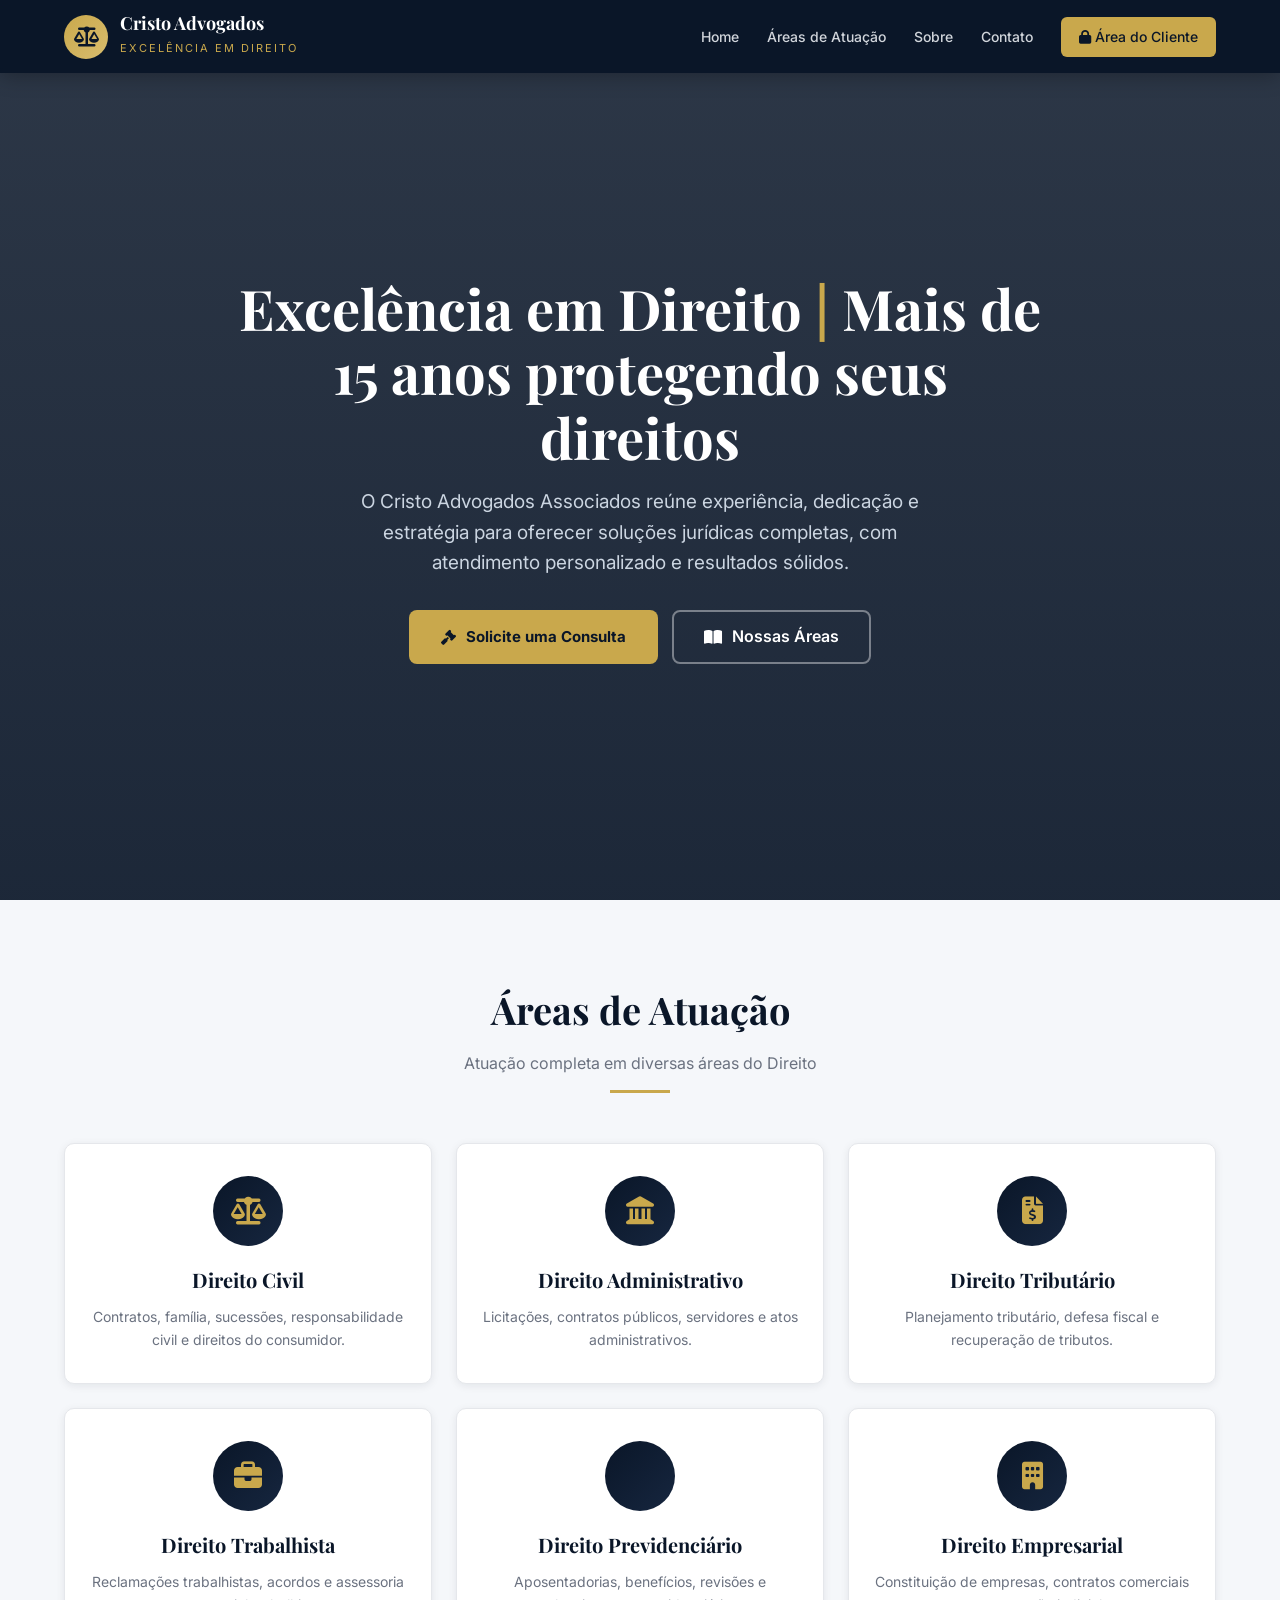
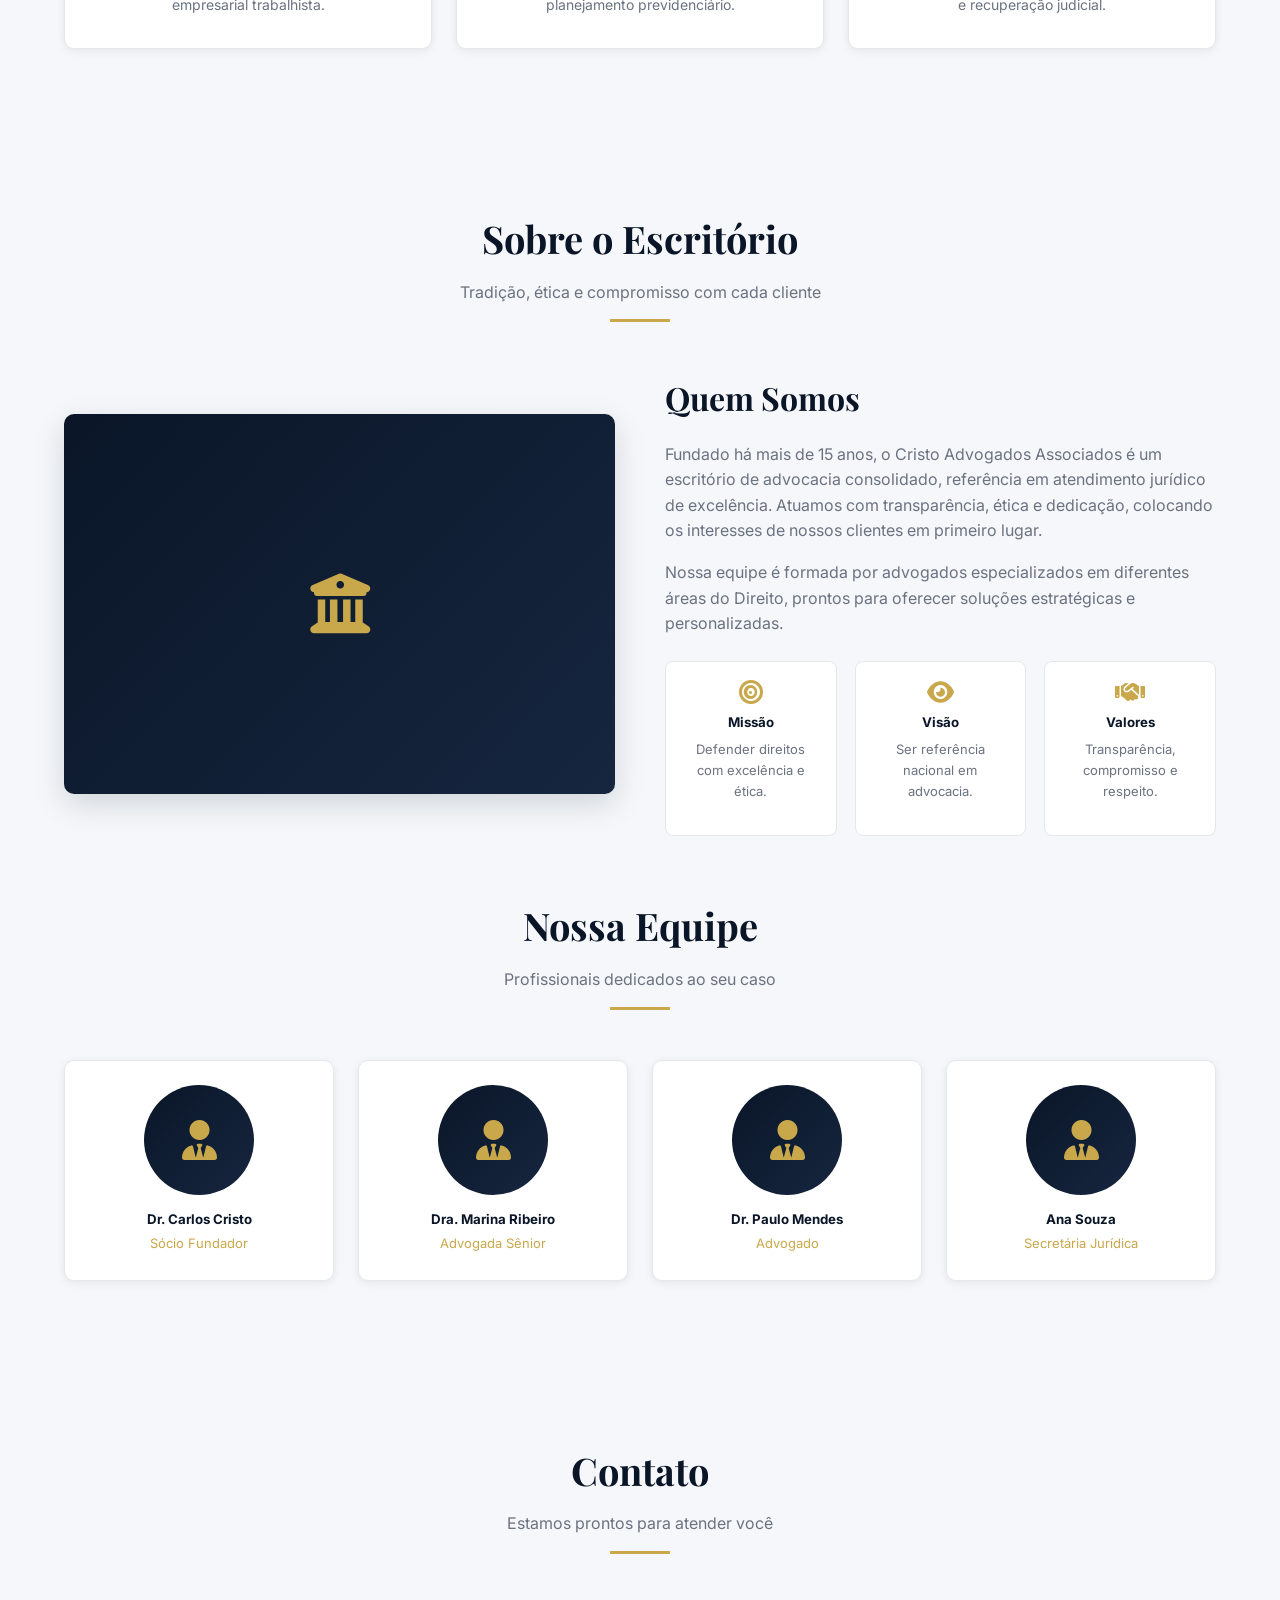
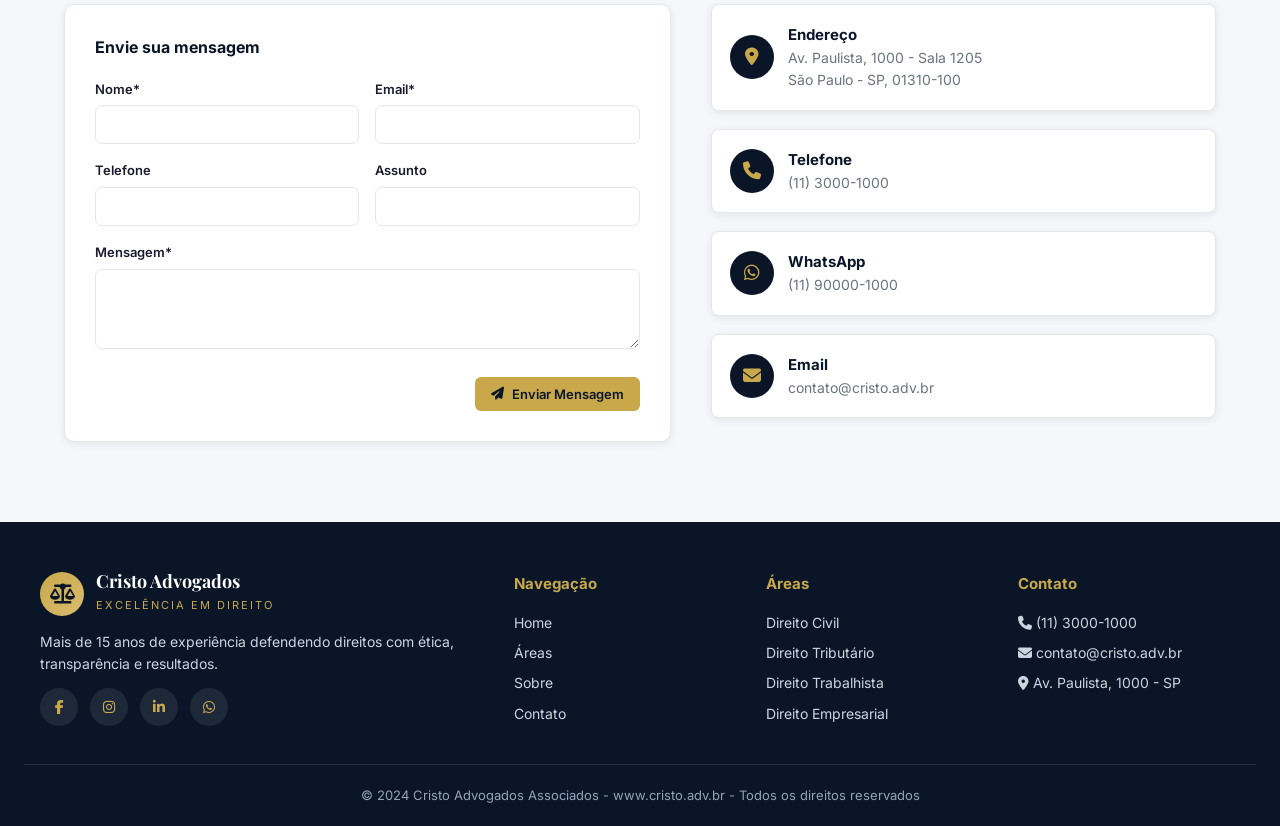
<file: index.html>
<!DOCTYPE html>
<html lang="pt-BR">
<head>
<meta charset="UTF-8">
<meta name="viewport" content="width=device-width, initial-scale=1.0">
<title>Cristo Advogados Associados - Excelência em Direito</title>
<link rel="stylesheet" href="https://cdnjs.cloudflare.com/ajax/libs/font-awesome/6.5.1/css/all.min.css">
<link href="https://fonts.googleapis.com/css2?family=Playfair+Display:wght@600;700;900&family=Inter:wght@300;400;500;600;700&display=swap" rel="stylesheet">
<style>
:root{
  --primary:#0a1628;
  --primary-light:#16263f;
  --secondary:#c9a84c;
  --secondary-light:#d9bd6e;
  --bg:#f5f7fa;
  --card:#ffffff;
  --text:#1a1a2e;
  --text-sec:#6b7280;
  --success:#10b981;
  --warning:#f59e0b;
  --danger:#ef4444;
  --border:#e5e7eb;
  --shadow:0 2px 8px rgba(10,22,40,.08);
  --shadow-lg:0 10px 30px rgba(10,22,40,.15);
  --radius:10px;
  --sidebar-w:260px;
  --sidebar-w-collapsed:72px;
}
*{margin:0;padding:0;box-sizing:border-box}
html{scroll-behavior:smooth}
body{font-family:'Inter',sans-serif;background:var(--bg);color:var(--text);line-height:1.6}
h1,h2,h3,h4{font-family:'Playfair Display',serif;color:var(--primary)}
a{text-decoration:none;color:inherit}
button{font-family:inherit;cursor:pointer;border:none;outline:none}
input,select,textarea{font-family:inherit;outline:none}

/* ===== TOAST ===== */
#toastWrap{position:fixed;top:20px;right:20px;z-index:9999;display:flex;flex-direction:column;gap:10px}
.toast{min-width:280px;padding:14px 18px;border-radius:8px;background:#fff;box-shadow:var(--shadow-lg);display:flex;align-items:center;gap:12px;animation:slideIn .3s ease;border-left:4px solid var(--secondary)}
.toast.success{border-left-color:var(--success)}
.toast.error{border-left-color:var(--danger)}
.toast.warning{border-left-color:var(--warning)}
.toast i{font-size:18px}
.toast.success i{color:var(--success)}
.toast.error i{color:var(--danger)}
.toast.warning i{color:var(--warning)}
.toast.info i{color:var(--secondary)}
@keyframes slideIn{from{transform:translateX(120%);opacity:0}to{transform:translateX(0);opacity:1}}

/* ===== PUBLIC SITE ===== */
.site-header{position:fixed;top:0;left:0;right:0;background:rgba(10,22,40,.98);backdrop-filter:blur(8px);z-index:1000;box-shadow:0 2px 20px rgba(0,0,0,.3)}
.site-header .inner{max-width:1200px;margin:0 auto;padding:14px 24px;display:flex;align-items:center;justify-content:space-between}
.site-logo{display:flex;align-items:center;gap:12px;color:#fff}
.site-logo .mark{width:44px;height:44px;border-radius:50%;background:linear-gradient(135deg,var(--secondary),var(--secondary-light));display:flex;align-items:center;justify-content:center;color:var(--primary);font-size:20px;font-weight:900}
.site-logo .txt h1{color:#fff;font-size:18px;line-height:1.1;font-family:'Playfair Display',serif}
.site-logo .txt span{color:var(--secondary);font-size:11px;letter-spacing:2px;text-transform:uppercase}
.site-nav{display:flex;align-items:center;gap:28px}
.site-nav a{color:#d1d5db;font-size:14px;font-weight:500;transition:.2s;position:relative}
.site-nav a:hover{color:var(--secondary)}
.btn-client{background:var(--secondary);color:var(--primary)!important;padding:9px 18px;border-radius:6px;font-weight:600;transition:.2s}
.btn-client:hover{background:var(--secondary-light);transform:translateY(-1px)}
.menu-toggle{display:none;background:none;color:#fff;font-size:22px}

.hero{min-height:100vh;background:linear-gradient(rgba(10,22,40,.85),rgba(10,22,40,.92)),url('https://images.unsplash.com/photo-1589829085413-56de8f18c54f?w=1600') center/cover;display:flex;align-items:center;justify-content:center;text-align:center;padding:120px 24px 80px}
.hero-content{max-width:820px;animation:fadeUp .8s ease}
.hero h2{color:#fff;font-size:clamp(32px,5vw,56px);line-height:1.15;margin-bottom:18px}
.hero h2 span{color:var(--secondary)}
.hero p{color:#cbd5e1;font-size:clamp(15px,2vw,19px);margin-bottom:32px;max-width:620px;margin-left:auto;margin-right:auto}
.hero .cta{display:inline-flex;gap:14px;flex-wrap:wrap;justify-content:center}
.btn-primary{background:var(--secondary);color:var(--primary);padding:14px 32px;border-radius:8px;font-weight:700;font-size:15px;transition:.25s;display:inline-flex;align-items:center;gap:10px}
.btn-primary:hover{background:var(--secondary-light);transform:translateY(-2px);box-shadow:0 8px 20px rgba(201,168,76,.4)}
.btn-outline{background:transparent;color:#fff;border:2px solid rgba(255,255,255,.4);padding:12px 30px;border-radius:8px;font-weight:600;transition:.25s;display:inline-flex;align-items:center;gap:10px}
.btn-outline:hover{border-color:var(--secondary);color:var(--secondary)}
@keyframes fadeUp{from{opacity:0;transform:translateY(30px)}to{opacity:1;transform:translateY(0)}}

.section{padding:80px 24px;max-width:1200px;margin:0 auto}
.section-title{text-align:center;margin-bottom:50px}
.section-title h3{font-size:clamp(26px,4vw,38px);color:var(--primary);margin-bottom:10px}
.section-title p{color:var(--text-sec);font-size:16px}
.section-title .line{width:60px;height:3px;background:var(--secondary);margin:14px auto 0}

.areas-grid{display:grid;grid-template-columns:repeat(auto-fit,minmax(280px,1fr));gap:24px}
.area-card{background:#fff;border:1px solid var(--border);border-radius:var(--radius);padding:32px 24px;text-align:center;transition:.3s;box-shadow:var(--shadow)}
.area-card:hover{transform:translateY(-6px);box-shadow:var(--shadow-lg);border-color:var(--secondary)}
.area-card .icon{width:70px;height:70px;border-radius:50%;background:linear-gradient(135deg,var(--primary),var(--primary-light));color:var(--secondary);display:flex;align-items:center;justify-content:center;font-size:28px;margin:0 auto 18px}
.area-card h4{font-size:20px;margin-bottom:10px}
.area-card p{color:var(--text-sec);font-size:14px}

.about-wrap{display:grid;grid-template-columns:1fr 1fr;gap:50px;align-items:center}
.about-img{height:380px;border-radius:var(--radius);background:linear-gradient(135deg,var(--primary),var(--primary-light));display:flex;align-items:center;justify-content:center;color:var(--secondary);font-size:60px;box-shadow:var(--shadow-lg)}
.about-text h3{font-size:32px;margin-bottom:18px}
.about-text p{color:var(--text-sec);margin-bottom:16px}
.mvv{display:grid;grid-template-columns:repeat(3,1fr);gap:18px;margin-top:24px}
.mvv .item{background:#fff;border:1px solid var(--border);border-radius:8px;padding:18px;text-align:center}
.mvv .item i{color:var(--secondary);font-size:24px;margin-bottom:8px}
.mvv .item h5{font-family:'Inter';font-weight:700;color:var(--primary);margin-bottom:6px}
.mvv .item p{font-size:13px;color:var(--text-sec)}
.team-grid{display:grid;grid-template-columns:repeat(auto-fit,minmax(200px,1fr));gap:24px;margin-top:40px}
.team-card{text-align:center;background:#fff;border:1px solid var(--border);border-radius:var(--radius);padding:24px;box-shadow:var(--shadow)}
.team-card .photo{width:110px;height:110px;border-radius:50%;background:linear-gradient(135deg,var(--primary),var(--primary-light));margin:0 auto 14px;display:flex;align-items:center;justify-content:center;color:var(--secondary);font-size:40px}
.team-card h5{font-family:'Inter';font-weight:700;color:var(--primary)}
.team-card span{color:var(--secondary);font-size:13px}

.contact-wrap{display:grid;grid-template-columns:1.2fr 1fr;gap:40px}
.contact-form{background:#fff;border:1px solid var(--border);border-radius:var(--radius);padding:30px;box-shadow:var(--shadow)}
.contact-info{display:flex;flex-direction:column;gap:18px}
.contact-info .info-item{background:#fff;border:1px solid var(--border);border-radius:8px;padding:18px;display:flex;gap:14px;align-items:center;box-shadow:var(--shadow)}
.contact-info .info-item i{width:44px;height:44px;border-radius:50%;background:var(--primary);color:var(--secondary);display:flex;align-items:center;justify-content:center;font-size:18px}
.contact-info .info-item h5{font-family:'Inter';font-weight:700;color:var(--primary);font-size:15px}
.contact-info .info-item p{color:var(--text-sec);font-size:14px}

.site-footer{background:var(--primary);color:#cbd5e1;padding:50px 24px 20px}
.footer-inner{max-width:1200px;margin:0 auto;display:grid;grid-template-columns:2fr 1fr 1fr 1fr;gap:30px}
.footer-col h5{color:var(--secondary);font-family:'Inter';font-weight:700;margin-bottom:16px;font-size:15px}
.footer-col p,.footer-col a{color:#cbd5e1;font-size:14px;display:block;margin-bottom:8px;transition:.2s}
.footer-col a:hover{color:var(--secondary)}
.footer-social{display:flex;gap:12px;margin-top:12px}
.footer-social a{width:38px;height:38px;border-radius:50%;background:rgba(255,255,255,.08);display:flex;align-items:center;justify-content:center;color:var(--secondary);transition:.2s}
.footer-social a:hover{background:var(--secondary);color:var(--primary)}
.footer-bottom{text-align:center;border-top:1px solid rgba(255,255,255,.1);margin-top:30px;padding-top:20px;font-size:13px;color:#94a3b8}

/* ===== LOGIN ===== */
.login-overlay{position:fixed;inset:0;background:linear-gradient(135deg,rgba(10,22,40,.95),rgba(10,22,40,.88)),url('https://images.unsplash.com/photo-1589829085413-56de8f18c54f?w=1600') center/cover;z-index:2000;display:none;align-items:center;justify-content:center;padding:24px}
.login-overlay.active{display:flex}
.login-box{background:#fff;border-radius:14px;max-width:420px;width:100%;padding:44px 36px;box-shadow:var(--shadow-lg);animation:fadeUp .5s ease}
.login-box .logo{text-align:center;margin-bottom:28px}
.login-box .logo .mark{width:64px;height:64px;border-radius:50%;background:linear-gradient(135deg,var(--primary),var(--primary-light));color:var(--secondary);display:flex;align-items:center;justify-content:center;font-size:28px;margin:0 auto 12px}
.login-box .logo h2{font-size:22px;color:var(--primary)}
.login-box .logo span{color:var(--secondary);font-size:12px;letter-spacing:2px;text-transform:uppercase}
.field{margin-bottom:18px}
.field label{display:block;font-size:13px;font-weight:600;color:var(--text);margin-bottom:6px}
.field .input-wrap{position:relative}
.field .input-wrap i{position:absolute;left:14px;top:50%;transform:translateY(-50%);color:var(--text-sec)}
.field input{width:100%;padding:12px 14px 12px 42px;border:1px solid var(--border);border-radius:8px;font-size:14px;transition:.2s}
.field input:focus{border-color:var(--secondary);box-shadow:0 0 0 3px rgba(201,168,76,.15)}
.login-box button[type=submit]{width:100%;background:var(--primary);color:#fff;padding:13px;border-radius:8px;font-weight:700;font-size:15px;transition:.2s}
.login-box button[type=submit]:hover{background:var(--primary-light)}
.login-hint{text-align:center;margin-top:18px;font-size:12px;color:var(--text-sec)}
.login-back{text-align:center;margin-top:14px}
.login-back a{color:var(--secondary);font-size:13px;font-weight:600}

/* ===== ADMIN ===== */
.admin{display:none;min-height:100vh}
.admin.active{display:block}
.sidebar{position:fixed;top:0;left:0;bottom:0;width:var(--sidebar-w);background:var(--primary);color:#cbd5e1;z-index:900;transition:width .25s;display:flex;flex-direction:column;overflow:hidden}
.sidebar.collapsed{width:var(--sidebar-w-collapsed)}
.sidebar-head{padding:20px;display:flex;align-items:center;gap:12px;border-bottom:1px solid rgba(255,255,255,.08);min-height:72px}
.sidebar-head .mark{width:40px;height:40px;border-radius:50%;background:linear-gradient(135deg,var(--secondary),var(--secondary-light));color:var(--primary);display:flex;align-items:center;justify-content:center;font-size:18px;font-weight:900;flex-shrink:0}
.sidebar-head .txt{overflow:hidden;white-space:nowrap}
.sidebar-head .txt h4{color:#fff;font-size:15px;font-family:'Inter';font-weight:700;line-height:1.2}
.sidebar-head .txt span{color:var(--secondary);font-size:10px;letter-spacing:1px}
.sidebar-nav{flex:1;padding:14px 0;overflow-y:auto}
.sidebar-nav .item{display:flex;align-items:center;gap:14px;padding:13px 22px;color:#cbd5e1;font-size:14px;cursor:pointer;transition:.2s;border-left:3px solid transparent;white-space:nowrap}
.sidebar-nav .item:hover{background:rgba(255,255,255,.05);color:#fff}
.sidebar-nav .item.active{background:rgba(201,168,76,.1);color:var(--secondary);border-left-color:var(--secondary)}
.sidebar-nav .item i{font-size:18px;width:22px;text-align:center;flex-shrink:0}
.sidebar-nav .item span{overflow:hidden}
.sidebar.collapsed .sidebar-head .txt,.sidebar.collapsed .sidebar-nav .item span{display:none}
.sidebar.collapsed .sidebar-nav .item{justify-content:center;padding:13px 0}

.main{margin-left:var(--sidebar-w);transition:margin-left .25s;min-height:100vh}
.main.expanded{margin-left:var(--sidebar-w-collapsed)}
.topbar{position:sticky;top:0;background:#fff;height:64px;display:flex;align-items:center;justify-content:space-between;padding:0 24px;box-shadow:var(--shadow);z-index:800}
.topbar-left{display:flex;align-items:center;gap:16px}
.topbar-left .collapse-btn{background:none;font-size:20px;color:var(--primary);width:38px;height:38px;border-radius:6px;display:flex;align-items:center;justify-content:center;transition:.2s}
.topbar-left .collapse-btn:hover{background:var(--bg)}
.topbar-left .page-title{font-size:18px;font-weight:700;color:var(--primary);font-family:'Inter'}
.topbar-right{display:flex;align-items:center;gap:18px}
.topbar-right .icon-btn{position:relative;background:none;color:var(--text-sec);font-size:18px;width:38px;height:38px;border-radius:6px;display:flex;align-items:center;justify-content:center;transition:.2s}
.topbar-right .icon-btn:hover{background:var(--bg);color:var(--primary)}
.topbar-right .icon-btn .badge{position:absolute;top:4px;right:4px;background:var(--danger);color:#fff;font-size:10px;width:16px;height:16px;border-radius:50%;display:flex;align-items:center;justify-content:center;font-weight:700}
.topbar-right .user{display:flex;align-items:center;gap:10px}
.topbar-right .user .avatar{width:38px;height:38px;border-radius:50%;background:linear-gradient(135deg,var(--primary),var(--primary-light));color:var(--secondary);display:flex;align-items:center;justify-content:center;font-weight:700}
.topbar-right .user .info{line-height:1.2}
.topbar-right .user .info strong{font-size:14px;color:var(--primary)}
.topbar-right .user .info span{font-size:12px;color:var(--text-sec)}

.content{padding:24px}
.page{display:none;animation:fadeUp .3s ease}
.page.active{display:block}

/* Cards */
.stat-grid{display:grid;grid-template-columns:repeat(auto-fit,minmax(220px,1fr));gap:18px;margin-bottom:24px}
.stat-card{background:#fff;border:1px solid var(--border);border-radius:var(--radius);padding:22px;box-shadow:var(--shadow);display:flex;align-items:center;gap:16px}
.stat-card .ic{width:54px;height:54px;border-radius:12px;display:flex;align-items:center;justify-content:center;font-size:22px;color:#fff}
.stat-card .ic.blue{background:linear-gradient(135deg,#1e3a8a,#3b82f6)}
.stat-card .ic.gold{background:linear-gradient(135deg,var(--secondary),var(--secondary-light));color:var(--primary)}
.stat-card .ic.green{background:linear-gradient(135deg,#059669,#10b981)}
.stat-card .ic.red{background:linear-gradient(135deg,#dc2626,#ef4444)}
.stat-card .val{font-size:26px;font-weight:800;color:var(--primary);font-family:'Inter'}
.stat-card .lbl{font-size:13px;color:var(--text-sec)}

.panel{background:#fff;border:1px solid var(--border);border-radius:var(--radius);box-shadow:var(--shadow);margin-bottom:24px}
.panel-head{padding:18px 22px;border-bottom:1px solid var(--border);display:flex;align-items:center;justify-content:space-between;flex-wrap:wrap;gap:12px}
.panel-head h4{font-family:'Inter';font-weight:700;color:var(--primary);font-size:16px}
.panel-body{padding:22px}

.grid-2{display:grid;grid-template-columns:1fr 1fr;gap:24px}

/* Buttons */
.btn{padding:9px 16px;border-radius:6px;font-size:13px;font-weight:600;display:inline-flex;align-items:center;gap:8px;transition:.2s}
.btn-gold{background:var(--secondary);color:var(--primary)}
.btn-gold:hover{background:var(--secondary-light)}
.btn-dark{background:var(--primary);color:#fff}
.btn-dark:hover{background:var(--primary-light)}
.btn-ghost{background:transparent;color:var(--text-sec);border:1px solid var(--border)}
.btn-ghost:hover{background:var(--bg);color:var(--primary)}
.btn-danger{background:var(--danger);color:#fff}
.btn-danger:hover{background:#dc2626}
.btn-sm{padding:6px 10px;font-size:12px}

/* Tables */
.table-wrap{overflow-x:auto}
table{width:100%;border-collapse:collapse;font-size:13px}
th{background:var(--bg);padding:12px 14px;text-align:left;font-weight:700;color:var(--primary);font-size:12px;text-transform:uppercase;letter-spacing:.5px;white-space:nowrap}
td{padding:12px 14px;border-top:1px solid var(--border);color:var(--text)}
tbody tr:hover{background:var(--bg)}
.row-actions{display:flex;gap:6px}
.row-actions button{width:30px;height:30px;border-radius:6px;display:flex;align-items:center;justify-content:center;font-size:13px;transition:.2s}
.row-actions .edit{background:rgba(59,130,246,.1);color:#3b82f6}
.row-actions .edit:hover{background:#3b82f6;color:#fff}
.row-actions .del{background:rgba(239,68,68,.1);color:var(--danger)}
.row-actions .del:hover{background:var(--danger);color:#fff}
.row-actions .view{background:rgba(201,168,76,.15);color:var(--secondary)}
.row-actions .view:hover{background:var(--secondary);color:var(--primary)}

/* Badges */
.badge{padding:4px 10px;border-radius:20px;font-size:11px;font-weight:700;display:inline-block}
.badge.active{background:rgba(16,185,129,.15);color:var(--success)}
.badge.archived{background:rgba(107,114,128,.15);color:var(--text-sec)}
.badge.suspended{background:rgba(245,158,11,.15);color:var(--warning)}
.badge.appeal{background:rgba(59,130,246,.15);color:#3b82f6}
.badge.down{background:rgba(239,68,68,.15);color:var(--danger)}
.badge.execution{background:rgba(168,85,247,.15);color:#a855f7}
.badge.pending{background:rgba(245,158,11,.15);color:var(--warning)}
.badge.paid{background:rgba(16,185,129,.15);color:var(--success)}
.badge.received{background:rgba(16,185,129,.15);color:var(--success)}
.badge.high{background:rgba(239,68,68,.15);color:var(--danger)}
.badge.normal{background:rgba(107,114,128,.15);color:var(--text-sec)}

/* Forms */
.form-grid{display:grid;grid-template-columns:repeat(auto-fit,minmax(220px,1fr));gap:16px}
.form-grid .full{grid-column:1/-1}
.form-group label{display:block;font-size:13px;font-weight:600;color:var(--text);margin-bottom:6px}
.form-group input,.form-group select,.form-group textarea{width:100%;padding:10px 12px;border:1px solid var(--border);border-radius:7px;font-size:14px;transition:.2s;background:#fff}
.form-group input:focus,.form-group select:focus,.form-group textarea:focus{border-color:var(--secondary);box-shadow:0 0 0 3px rgba(201,168,76,.12)}
.form-group textarea{resize:vertical;min-height:80px}
.form-actions{display:flex;gap:10px;justify-content:flex-end;margin-top:20px}

/* Filters */
.filters{display:flex;gap:12px;flex-wrap:wrap;align-items:center;margin-bottom:18px}
.filters input,.filters select{padding:9px 12px;border:1px solid var(--border);border-radius:7px;font-size:13px;background:#fff}
.filters input:focus,.filters select:focus{border-color:var(--secondary)}
.search-box{position:relative;flex:1;min-width:200px}
.search-box i{position:absolute;left:12px;top:50%;transform:translateY(-50%);color:var(--text-sec)}
.search-box input{width:100%;padding:9px 12px 9px 38px;border:1px solid var(--border);border-radius:7px;font-size:13px}

/* Modal */
.modal-overlay{position:fixed;inset:0;background:rgba(10,22,40,.6);z-index:3000;display:none;align-items:flex-start;justify-content:center;padding:30px 16px;overflow-y:auto}
.modal-overlay.active{display:flex}
.modal{background:#fff;border-radius:12px;max-width:780px;width:100%;box-shadow:var(--shadow-lg);animation:fadeUp .3s ease;margin:auto}
.modal-head{padding:18px 24px;border-bottom:1px solid var(--border);display:flex;align-items:center;justify-content:space-between;position:sticky;top:0;background:#fff;border-radius:12px 12px 0 0}
.modal-head h4{font-family:'Inter';font-weight:700;color:var(--primary);font-size:17px}
.modal-head .close{background:none;font-size:22px;color:var(--text-sec);width:34px;height:34px;border-radius:6px;display:flex;align-items:center;justify-content:center}
.modal-head .close:hover{background:var(--bg);color:var(--danger)}
.modal-body{padding:24px;max-height:70vh;overflow-y:auto}
.modal-foot{padding:16px 24px;border-top:1px solid var(--border);display:flex;justify-content:flex-end;gap:10px}

/* Tabs */
.tabs{display:flex;gap:4px;border-bottom:2px solid var(--border);margin-bottom:20px;flex-wrap:wrap}
.tab{padding:10px 18px;font-size:14px;font-weight:600;color:var(--text-sec);cursor:pointer;border-bottom:2px solid transparent;margin-bottom:-2px;transition:.2s}
.tab:hover{color:var(--primary)}
.tab.active{color:var(--secondary);border-bottom-color:var(--secondary)}
.tab-content{display:none}
.tab-content.active{display:block}

/* Chart */
.chart-bars{display:flex;align-items:flex-end;gap:14px;height:220px;padding:14px 0;border-bottom:1px solid var(--border)}
.chart-bar{flex:1;display:flex;flex-direction:column;align-items:center;gap:8px;height:100%;justify-content:flex-end}
.chart-bar .bar{width:100%;max-width:50px;background:linear-gradient(180deg,var(--secondary),var(--secondary-light));border-radius:6px 6px 0 0;transition:.4s;min-height:4px;position:relative}
.chart-bar .bar .val{position:absolute;top:-22px;left:50%;transform:translateX(-50%);font-size:12px;font-weight:700;color:var(--primary)}
.chart-bar .lbl{font-size:11px;color:var(--text-sec);text-align:center}

/* Timeline */
.timeline{position:relative;padding-left:28px}
.timeline:before{content:'';position:absolute;left:8px;top:0;bottom:0;width:2px;background:var(--border)}
.timeline-item{position:relative;padding-bottom:20px}
.timeline-item:before{content:'';position:absolute;left:-24px;top:4px;width:14px;height:14px;border-radius:50%;background:var(--secondary);border:3px solid #fff;box-shadow:0 0 0 2px var(--secondary)}
.timeline-item .date{font-size:12px;color:var(--text-sec);font-weight:600}
.timeline-item .type{display:inline-block;padding:2px 8px;border-radius:4px;font-size:11px;font-weight:700;background:var(--primary);color:var(--secondary);margin:0 6px}
.timeline-item .desc{font-size:14px;color:var(--text);margin-top:4px}

.empty{text-align:center;padding:40px;color:var(--text-sec)}
.empty i{font-size:42px;margin-bottom:12px;color:var(--border)}

/* 404 */
.notfound{position:fixed;inset:0;background:linear-gradient(135deg,var(--primary),var(--primary-light));display:none;align-items:center;justify-content:center;z-index:4000;text-align:center;padding:24px}
.notfound.active{display:flex}
.notfound .num{font-size:120px;font-weight:900;color:var(--secondary);font-family:'Playfair Display'}
.notfound h2{color:#fff;font-size:28px;margin-bottom:10px}
.notfound p{color:#cbd5e1;margin-bottom:24px}

/* Responsive */
@media(max-width:900px){
  .about-wrap,.contact-wrap,.grid-2{grid-template-columns:1fr}
  .footer-inner{grid-template-columns:1fr 1fr}
  .mvv{grid-template-columns:1fr}
}
@media(max-width:768px){
  .site-nav{display:none;position:absolute;top:72px;left:0;right:0;background:var(--primary);flex-direction:column;padding:18px;gap:14px;box-shadow:var(--shadow-lg)}
  .site-nav.open{display:flex}
  .menu-toggle{display:block}
  .sidebar{transform:translateX(-100%);width:var(--sidebar-w)}
  .sidebar.mobile-open{transform:translateX(0)}
  .sidebar.collapsed{width:var(--sidebar-w)}
  .main{margin-left:0}
  .main.expanded{margin-left:0}
  .topbar-right .user .info{display:none}
  .footer-inner{grid-template-columns:1fr}
}
</style>
</head>
<body>

<div id="toastWrap"></div>

<!-- ============ PUBLIC SITE ============ -->
<header class="site-header" id="siteHeader">
  <div class="inner">
    <div class="site-logo">
      <div class="mark"><i class="fas fa-scale-balanced"></i></div>
      <div class="txt">
        <h1>Cristo Advogados</h1>
        <span>Excelência em Direito</span>
      </div>
    </div>
    <nav class="site-nav" id="siteNav">
      <a href="#home" onclick="closeMenu()">Home</a>
      <a href="#areas" onclick="closeMenu()">Áreas de Atuação</a>
      <a href="#sobre" onclick="closeMenu()">Sobre</a>
      <a href="#contato" onclick="closeMenu()">Contato</a>
      <a href="#" class="btn-client" onclick="openLogin();return false;"><i class="fas fa-lock"></i> Área do Cliente</a>
    </nav>
    <button class="menu-toggle" onclick="toggleMenu()"><i class="fas fa-bars"></i></button>
  </div>
</header>

<section class="hero" id="home">
  <div class="hero-content">
    <h2>Excelência em Direito <span>|</span> Mais de 15 anos protegendo seus direitos</h2>
    <p>O Cristo Advogados Associados reúne experiência, dedicação e estratégia para oferecer soluções jurídicas completas, com atendimento personalizado e resultados sólidos.</p>
    <div class="cta">
      <a href="#contato" class="btn-primary"><i class="fas fa-gavel"></i> Solicite uma Consulta</a>
      <a href="#areas" class="btn-outline"><i class="fas fa-book-open"></i> Nossas Áreas</a>
    </div>
  </div>
</section>

<section class="section" id="areas">
  <div class="section-title">
    <h3>Áreas de Atuação</h3>
    <p>Atuação completa em diversas áreas do Direito</p>
    <div class="line"></div>
  </div>
  <div class="areas-grid" id="areasGrid"></div>
</section>

<section class="section" id="sobre">
  <div class="section-title">
    <h3>Sobre o Escritório</h3>
    <p>Tradição, ética e compromisso com cada cliente</p>
    <div class="line"></div>
  </div>
  <div class="about-wrap">
    <div class="about-img"><i class="fas fa-building-columns"></i></div>
    <div class="about-text">
      <h3>Quem Somos</h3>
      <p>Fundado há mais de 15 anos, o Cristo Advogados Associados é um escritório de advocacia consolidado, referência em atendimento jurídico de excelência. Atuamos com transparência, ética e dedicação, colocando os interesses de nossos clientes em primeiro lugar.</p>
      <p>Nossa equipe é formada por advogados especializados em diferentes áreas do Direito, prontos para oferecer soluções estratégicas e personalizadas.</p>
      <div class="mvv">
        <div class="item"><i class="fas fa-bullseye"></i><h5>Missão</h5><p>Defender direitos com excelência e ética.</p></div>
        <div class="item"><i class="fas fa-eye"></i><h5>Visão</h5><p>Ser referência nacional em advocacia.</p></div>
        <div class="item"><i class="fas fa-handshake"></i><h5>Valores</h5><p>Transparência, compromisso e respeito.</p></div>
      </div>
    </div>
  </div>
  <div class="section-title" style="margin-top:60px">
    <h3>Nossa Equipe</h3>
    <p>Profissionais dedicados ao seu caso</p>
    <div class="line"></div>
  </div>
  <div class="team-grid" id="teamGrid"></div>
</section>

<section class="section" id="contato">
  <div class="section-title">
    <h3>Contato</h3>
    <p>Estamos prontos para atender você</p>
    <div class="line"></div>
  </div>
  <div class="contact-wrap">
    <form class="contact-form" id="contactForm">
      <h4 style="margin-bottom:18px;color:var(--primary);font-family:'Inter';font-weight:700">Envie sua mensagem</h4>
      <div class="form-grid">
        <div class="form-group"><label>Nome*</label><input name="nome" required></div>
        <div class="form-group"><label>Email*</label><input name="email" type="email" required></div>
        <div class="form-group"><label>Telefone</label><input name="telefone" id="contactPhone"></div>
        <div class="form-group"><label>Assunto</label><input name="assunto"></div>
        <div class="form-group full"><label>Mensagem*</label><textarea name="mensagem" required></textarea></div>
      </div>
      <div class="form-actions"><button type="submit" class="btn btn-gold"><i class="fas fa-paper-plane"></i> Enviar Mensagem</button></div>
    </form>
    <div class="contact-info">
      <div class="info-item"><i class="fas fa-location-dot"></i><div><h5>Endereço</h5><p>Av. Paulista, 1000 - Sala 1205<br>São Paulo - SP, 01310-100</p></div></div>
      <div class="info-item"><i class="fas fa-phone"></i><div><h5>Telefone</h5><p>(11) 3000-1000</p></div></div>
      <div class="info-item"><i class="fab fa-whatsapp"></i><div><h5>WhatsApp</h5><p>(11) 90000-1000</p></div></div>
      <div class="info-item"><i class="fas fa-envelope"></i><div><h5>Email</h5><p>contato@cristo.adv.br</p></div></div>
    </div>
  </div>
</section>

<footer class="site-footer">
  <div class="footer-inner">
    <div class="footer-col">
      <div class="site-logo" style="margin-bottom:14px">
        <div class="mark"><i class="fas fa-scale-balanced"></i></div>
        <div class="txt"><h1 style="font-size:18px">Cristo Advogados</h1><span>Excelência em Direito</span></div>
      </div>
      <p>Mais de 15 anos de experiência defendendo direitos com ética, transparência e resultados.</p>
      <div class="footer-social">
        <a href="#"><i class="fab fa-facebook-f"></i></a>
        <a href="#"><i class="fab fa-instagram"></i></a>
        <a href="#"><i class="fab fa-linkedin-in"></i></a>
        <a href="#"><i class="fab fa-whatsapp"></i></a>
      </div>
    </div>
    <div class="footer-col">
      <h5>Navegação</h5>
      <a href="#home">Home</a><a href="#areas">Áreas</a><a href="#sobre">Sobre</a><a href="#contato">Contato</a>
    </div>
    <div class="footer-col">
      <h5>Áreas</h5>
      <a href="#areas">Direito Civil</a><a href="#areas">Direito Tributário</a><a href="#areas">Direito Trabalhista</a><a href="#areas">Direito Empresarial</a>
    </div>
    <div class="footer-col">
      <h5>Contato</h5>
      <p><i class="fas fa-phone"></i> (11) 3000-1000</p>
      <p><i class="fas fa-envelope"></i> contato@cristo.adv.br</p>
      <p><i class="fas fa-location-dot"></i> Av. Paulista, 1000 - SP</p>
    </div>
  </div>
  <div class="footer-bottom">© 2024 Cristo Advogados Associados - www.cristo.adv.br - Todos os direitos reservados</div>
</footer>

<!-- ============ LOGIN ============ -->
<div class="login-overlay" id="loginOverlay">
  <div class="login-box">
    <div class="logo">
      <div class="mark"><i class="fas fa-scale-balanced"></i></div>
      <h2>Cristo Advogados</h2>
      <span>Excelência em Direito</span>
    </div>
    <form id="loginForm">
      <div class="field">
        <label>Usuário</label>
        <div class="input-wrap"><i class="fas fa-user"></i><input name="usuario" id="loginUser" required></div>
      </div>
      <div class="field">
        <label>Senha</label>
        <div class="input-wrap"><i class="fas fa-lock"></i><input name="senha" type="password" id="loginPass" required></div>
      </div>
      <button type="submit"><i class="fas fa-sign-in-alt"></i> Entrar</button>
      <div class="login-hint">Credenciais padrão: <strong>admin</strong> / <strong>admin123</strong></div>
      <div class="login-back"><a href="#" onclick="closeLogin();return false;"><i class="fas fa-arrow-left"></i> Voltar ao site</a></div>
    </form>
  </div>
</div>

<!-- ============ ADMIN ============ -->
<div class="admin" id="admin">
  <aside class="sidebar" id="sidebar">
    <div class="sidebar-head">
      <div class="mark"><i class="fas fa-scale-balanced"></i></div>
      <div class="txt"><h4>Cristo Advogados</h4><span>Painel Admin</span></div>
    </div>
    <nav class="sidebar-nav" id="sidebarNav">
      <div class="item active" data-page="dashboard"><i class="fas fa-chart-line"></i><span>Dashboard</span></div>
      <div class="item" data-page="clientes"><i class="fas fa-users"></i><span>Clientes</span></div>
      <div class="item" data-page="processos"><i class="fas fa-folder-open"></i><span>Processos</span></div>
      <div class="item" data-page="financeiro"><i class="fas fa-coins"></i><span>Financeiro</span></div>
      <div class="item" data-page="pessoal"><i class="fas fa-id-badge"></i><span>Pessoal</span></div>
      <div class="item" data-page="configuracoes"><i class="fas fa-gear"></i><span>Configurações</span></div>
    </nav>
  </aside>

  <div class="main" id="main">
    <div class="topbar">
      <div class="topbar-left">
        <button class="collapse-btn" onclick="toggleSidebar()"><i class="fas fa-bars"></i></button>
        <div class="page-title" id="pageTitle">Dashboard</div>
      </div>
      <div class="topbar-right">
        <button class="icon-btn" onclick="goToSite()" title="Voltar ao site"><i class="fas fa-globe"></i></button>
        <button class="icon-btn" title="Notificações"><i class="fas fa-bell"></i><span class="badge" id="notifBadge">0</span></button>
        <div class="user">
          <div class="avatar">AD</div>
          <div class="info"><strong>Administrador</strong><br><span>admin@cristo.adv.br</span></div>
        </div>
        <button class="icon-btn" onclick="logout()" title="Sair"><i class="fas fa-sign-out-alt"></i></button>
      </div>
    </div>

    <div class="content">
      <!-- DASHBOARD -->
      <div class="page active" id="page-dashboard">
        <div class="stat-grid" id="dashStats"></div>
        <div class="grid-2">
          <div class="panel">
            <div class="panel-head"><h4><i class="fas fa-chart-bar"></i> Processos por Status</h4></div>
            <div class="panel-body"><div class="chart-bars" id="statusChart"></div></div>
          </div>
          <div class="panel">
            <div class="panel-head"><h4><i class="fas fa-clock-rotate-left"></i> Últimos Andamentos</h4></div>
            <div class="panel-body"><div class="table-wrap" id="recentMovements"></div></div>
          </div>
        </div>
        <div class="panel">
          <div class="panel-head"><h4><i class="fas fa-hand-holding-dollar"></i> Contas a Receber do Mês</h4></div>
          <div class="panel-body"><div class="table-wrap" id="dashReceivables"></div></div>
        </div>
      </div>

      <!-- CLIENTES -->
      <div class="page" id="page-clientes">
        <div class="panel">
          <div class="panel-head">
            <h4><i class="fas fa-users"></i> Clientes</h4>
            <div style="display:flex;gap:8px;flex-wrap:wrap">
              <button class="btn btn-ghost" onclick="exportClientsCSV()"><i class="fas fa-file-csv"></i> Exportar CSV</button>
              <button class="btn btn-gold" onclick="openClientModal()"><i class="fas fa-plus"></i> Novo Cliente</button>
            </div>
          </div>
          <div class="panel-body">
            <div class="filters">
              <div class="search-box"><i class="fas fa-search"></i><input id="clientSearch" placeholder="Buscar por nome ou CPF/CNPJ..."></div>
              <select id="clientTypeFilter"><option value="">Todos os tipos</option><option value="pf">Pessoa Física</option><option value="pj">Pessoa Jurídica</option></select>
            </div>
            <div class="table-wrap"><table id="clientsTable"></table></div>
          </div>
        </div>
      </div>

      <!-- PROCESSOS -->
      <div class="page" id="page-processos">
        <div class="panel">
          <div class="panel-head">
            <h4><i class="fas fa-folder-open"></i> Processos</h4>
            <button class="btn btn-gold" onclick="openProcessModal()"><i class="fas fa-plus"></i> Novo Processo</button>
          </div>
          <div class="panel-body">
            <div class="filters">
              <div class="search-box"><i class="fas fa-search"></i><input id="processSearch" placeholder="Buscar por número, cliente ou parte contrária..."></div>
              <select id="filterStatus"><option value="">Todos os status</option></select>
              <select id="filterArea"><option value="">Todas as áreas</option></select>
              <select id="filterLawyer"><option value="">Todos os advogados</option></select>
            </div>
            <div class="table-wrap"><table id="processTable"></table></div>
          </div>
        </div>
      </div>

      <!-- FINANCEIRO -->
      <div class="page" id="page-financeiro">
        <div class="panel">
          <div class="panel-body">
            <div class="tabs">
              <div class="tab active" data-tab="receber">Contas a Receber</div>
              <div class="tab" data-tab="pagar">Contas a Pagar</div>
              <div class="tab" data-tab="fluxo">Fluxo de Caixa</div>
              <div class="tab" data-tab="relatorios">Relatórios</div>
            </div>

            <div class="tab-content active" id="tab-receber">
              <div style="display:flex;justify-content:space-between;margin-bottom:14px;flex-wrap:wrap;gap:8px">
                <h4 style="color:var(--primary);font-family:'Inter'">Contas a Receber</h4>
                <button class="btn btn-gold" onclick="openReceivableModal()"><i class="fas fa-plus"></i> Nova Conta</button>
              </div>
              <div class="table-wrap"><table id="receivablesTable"></table></div>
            </div>

            <div class="tab-content" id="tab-pagar">
              <div style="display:flex;justify-content:space-between;margin-bottom:14px;flex-wrap:wrap;gap:8px">
                <h4 style="color:var(--primary);font-family:'Inter'">Contas a Pagar</h4>
                <button class="btn btn-gold" onclick="openPayableModal()"><i class="fas fa-plus"></i> Nova Conta</button>
              </div>
              <div class="table-wrap"><table id="payablesTable"></table></div>
            </div>

            <div class="tab-content" id="tab-fluxo">
              <h4 style="color:var(--primary);font-family:'Inter';margin-bottom:14px">Fluxo de Caixa</h4>
              <div class="stat-grid" id="cashStats"></div>
              <div class="panel" style="box-shadow:none">
            <div class="panel-head"><h4>Entradas vs Saídas (6 meses)</h4></div>
            <div class="panel-body"><div class="chart-bars" id="cashChart"></div></div>
          </div>
            </div>

            <div class="tab-content" id="tab-relatorios">
              <h4 style="color:var(--primary);font-family:'Inter';margin-bottom:14px">Relatórios</h4>
              <div class="form-grid">
                <div class="form-group"><label>Data Início</label><input type="date" id="repStart"></div>
                <div class="form-group"><label>Data Fim</label><input type="date" id="repEnd"></div>
              </div>
              <div class="form-actions" style="justify-content:flex-start;margin-top:14px">
                <button class="btn btn-dark" onclick="generateReport()"><i class="fas fa-file-invoice"></i> Gerar Extrato</button>
              </div>
              <div id="reportResult" style="margin-top:18px"></div>
            </div>
          </div>
        </div>
      </div>

      <!-- PESSOAL -->
      <div class="page" id="page-pessoal">
        <div class="panel">
          <div class="panel-head">
            <h4><i class="fas fa-id-badge"></i> Colaboradores</h4>
            <button class="btn btn-gold" onclick="openEmployeeModal()"><i class="fas fa-plus"></i> Novo Colaborador</button>
          </div>
          <div class="panel-body">
            <div class="filters">
              <div class="search-box"><i class="fas fa-search"></i><input id="empSearch" placeholder="Buscar por nome ou cargo..."></div>
              <select id="empDeptFilter"><option value="">Todos os departamentos</option><option>Administrativo</option><option>Jurídico</option><option>Financeiro</option><option>Secretaria</option></select>
            </div>
            <div class="table-wrap"><table id="employeesTable"></table></div>
          </div>
        </div>
        <div class="panel">
          <div class="panel-head">
            <h4><i class="fas fa-clock"></i> Controle de Ponto</h4>
            <button class="btn btn-gold" onclick="openClockModal()"><i class="fas fa-plus"></i> Registrar Ponto</button>
          </div>
          <div class="panel-body"><div class="table-wrap"><table id="clockTable"></table></div></div>
        </div>
      </div>

      <!-- CONFIGURAÇÕES -->
      <div class="page" id="page-configuracoes">
        <div class="grid-2">
          <div class="panel">
            <div class="panel-head"><h4><i class="fas fa-building"></i> Dados do Escritório</h4></div>
            <div class="panel-body">
              <form id="officeForm">
                <div class="form-grid">
                  <div class="form-group full"><label>Nome do Escritório</label><input name="nome"></div>
                  <div class="form-group full"><label>Endereço</label><input name="endereco"></div>
                  <div class="form-group"><label>Telefone</label><input name="telefone"></div>
                  <div class="form-group"><label>Email</label><input name="email"></div>
                  <div class="form-group full"><label>CNPJ</label><input name="cnpj" id="officeCnpj"></div>
                </div>
                <div class="form-actions"><button type="submit" class="btn btn-gold"><i class="fas fa-save"></i> Salvar</button></div>
              </form>
            </div>
          </div>
          <div class="panel">
            <div class="panel-head"><h4><i class="fas fa-key"></i> Alterar Senha</h4></div>
            <div class="panel-body">
              <form id="passForm">
                <div class="form-group" style="margin-bottom:14px"><label>Senha Atual</label><input type="password" id="curPass" required></div>
                <div class="form-group" style="margin-bottom:14px"><label>Nova Senha</label><input type="password" id="newPass" required></div>
                <div class="form-group" style="margin-bottom:14px"><label>Confirmar Senha</label><input type="password" id="confPass" required></div>
                <div class="form-actions"><button type="submit" class="btn btn-dark"><i class="fas fa-key"></i> Alterar</button></div>
              </form>
            </div>
          </div>
        </div>
        <div class="panel">
          <div class="panel-head"><h4><i class="fas fa-database"></i> Backup e Restauração</h4></div>
          <div class="panel-body">
            <p style="color:var(--text-sec);margin-bottom:16px">Faça backup completo de todos os dados do sistema ou restaure a partir de um arquivo JSON.</p>
            <div style="display:flex;gap:10px;flex-wrap:wrap">
              <button class="btn btn-dark" onclick="backupData()"><i class="fas fa-download"></i> Exportar JSON</button>
              <label class="btn btn-ghost" style="cursor:pointer"><i class="fas fa-upload"></i> Importar JSON<input type="file" accept="application/json" onchange="restoreData(event)" style="display:none"></label>
            </div>
          </div>
        </div>
      </div>
    </div>
  </div>
</div>

<!-- ============ MODAL ============ -->
<div class="modal-overlay" id="modalOverlay">
  <div class="modal">
    <div class="modal-head">
      <h4 id="modalTitle">Modal</h4>
      <button class="close" onclick="closeModal()"><i class="fas fa-times"></i></button>
    </div>
    <div class="modal-body" id="modalBody"></div>
    <div class="modal-foot" id="modalFoot"></div>
  </div>
</div>

<!-- ============ 404 ============ -->
<div class="notfound" id="notFound">
  <div>
    <div class="num">404</div>
    <h2>Página não encontrada</h2>
    <p>A página que você procura não existe ou foi movida.</p>
    <button class="btn btn-gold" onclick="goHome404()"><i class="fas fa-home"></i> Voltar ao Início</button>
  </div>
</div>

<script>
/* ============ DATA STORE ============ */
class DataStore {
  constructor(){ this.prefix='cristo_adv_'; this.init(); }
  key(k){ return this.prefix+k; }
  get(k){ try{ return JSON.parse(localStorage.getItem(this.key(k)))||[]; }catch(e){ return []; } }
  set(k,v){ localStorage.setItem(this.key(k), JSON.stringify(v)); }
  add(k,item){ const arr=this.get(k); item.id=item.id||Date.now().toString()+Math.random().toString(36).slice(2,6); item.createdAt=item.createdAt||new Date().toISOString(); arr.push(item); this.set(k,arr); return item; }
  update(k,id,patch){ const arr=this.get(k); const i=arr.findIndex(x=>x.id===id); if(i>-1){ arr[i]={...arr[i],...patch,updatedAt:new Date().toISOString()}; this.set(k,arr); return arr[i]; } return null; }
  delete(k,id){ const arr=this.get(k).filter(x=>x.id!==id); this.set(k,arr); }
  find(k,id){ return this.get(k).find(x=>x.id===id); }
  init(){
    if(!localStorage.getItem(this.key('config'))){
      this.set('config',{nome:'Cristo Advogados Associados',endereco:'Av. Paulista, 1000 - São Paulo/SP',telefone:'(11) 3000-1000',email:'contato@cristo.adv.br',cnpj:'12.345.678/0001-90'});
    }
    if(!localStorage.getItem(this.key('auth'))){
      this.set('auth',{user:'admin',pass:'admin123'});
    }
    if(!localStorage.getItem(this.key('clients'))){ this.set('clients',[]); }
    if(!localStorage.getItem(this.key('processes'))){ this.set('processes',[]); }
    if(!localStorage.getItem(this.key('movements'))){ this.set('movements',[]); }
    if(!localStorage.getItem(this.key('receivables'))){ this.set('receivables',[]); }
    if(!localStorage.getItem(this.key('payables'))){ this.set('payables',[]); }
    if(!localStorage.getItem(this.key('employees'))){ this.set('employees',[]); }
    if(!localStorage.getItem(this.key('clocks'))){ this.set('clocks',[]); }
    if(!localStorage.getItem(this.key('contacts'))){ this.set('contacts',[]); }
  }
  exportAll(){
    const data={};
    ['config','auth','clients','processes','movements','receivables','payables','employees','clocks','contacts'].forEach(k=>data[k]=this.get(k));
    return data;
  }
  importAll(data){ Object.keys(data).forEach(k=>this.set(k,data[k])); }
}
const DS = new DataStore();

/* ============ UTILS ============ */
function $(s){return document.querySelector(s);}
function $$(s){return document.querySelectorAll(s);}
function uid(){return Date.now().toString()+Math.random().toString(36).slice(2,6);}
function brDate(d){ if(!d) return '-'; const dt=new Date(d); if(isNaN(dt)) return '-'; return dt.toLocaleDateString('pt-BR'); }
function brDateTime(d){ if(!d) return '-'; const dt=new Date(d); if(isNaN(dt)) return '-'; return dt.toLocaleString('pt-BR'); }
function money(v){ v=Number(v||0); return 'R$ '+v.toLocaleString('pt-BR',{minimumFractionDigits:2,maximumFractionDigits:2}); }
function parseMoney(v){ if(!v) return 0; if(typeof v==='number') return v; return Number(String(v).replace(/[^0-9,-]/g,'').replace(',','.'))||0; }

/* Masks */
function maskCPF(v){ v=v.replace(/\D/g,'').slice(0,11); return v.replace(/(\d{3})(\d{3})(\d{3})(\d{2})/, '$1.$2.$3-$4'); }
function maskCNPJ(v){ v=v.replace(/\D/g,'').slice(0,14); return v.replace(/(\d{2})(\d{3})(\d{3})(\d{4})(\d{2})/, '$1.$2.$3/$4-$5'); }
function maskPhone(v){ v=v.replace(/\D/g,'').slice(0,11); if(v.length<=10) return v.replace(/(\d{2})(\d{4})(\d{4})/, '($1) $2-$3'); return v.replace(/(\d{2})(\d{5})(\d{4})/, '($1) $2-$3'); }
function maskCEP(v){ v=v.replace(/\D/g,'').slice(0,8); return v.replace(/(\d{5})(\d{3})/, '$1-$2'); }
function maskMoney(v){ let n=String(v).replace(/[^0-9]/g,''); if(!n) return ''; n=(Number(n)/100).toFixed(2); return 'R$ '+Number(n).toLocaleString('pt-BR',{minimumFractionDigits:2,maximumFractionDigits:2}); }
function maskCNJ(v){ v=v.replace(/\D/g,'').slice(0,20); return v.replace(/(\d{7})(\d{2})(\d{4})(\d{1})(\d{2})(\d{4})/, '$1-$2.$3.$4.$5.$6'); }

function applyMask(el,type){
  el.addEventListener('input',e=>{
    let v=e.target.value;
    if(type==='cpf') v=maskCPF(v);
    if(type==='cnpj') v=maskCNPJ(v);
    if(type==='phone') v=maskPhone(v);
    if(type==='cep') v=maskCEP(v);
    if(type==='money') v=maskMoney(v);
    if(type==='cnj') v=maskCNJ(v);
    e.target.value=v;
  });
}

/* Validations */
function validCPF(v){ v=v.replace(/\D/g,''); if(v.length!==11) return false; if(/^([0-9])\1+$/.test(v)) return false; let s=0,r; for(let i=1;i<=9;i++) s+=parseInt(v[i-1])*(11-i); r=(s*10)%11; if(r===10) r=0; if(r!==parseInt(v[9])) return false; s=0; for(let i=1;i<=10;i++) s+=parseInt(v[i-1])*(12-i); r=(s*10)%11; if(r===10) r=0; return r===parseInt(v[10]); }
function validCNPJ(v){ v=v.replace(/\D/g,''); if(v.length!==14) return false; if(/^([0-9])\1+$/.test(v)) return false; let t=v.length-2,d=v.slice(t),calc=x=>{ let n=v.slice(0,x),s=0,p=x-7; for(let i=x;i>=1;i--){ s+=parseInt(n[x-i])*p--; if(p<2)p=9; } return s%11<2?0:11-s%11; }; return calc(t)===parseInt(d[0])&&calc(t+1)===parseInt(d[1]); }

/* Toast */
function toast(msg,type='info'){
  const wrap=$('#toastWrap');
  const t=document.createElement('div');
  t.className='toast '+type;
  const icons={success:'fa-circle-check',error:'fa-circle-xmark',warning:'fa-triangle-exclamation',info:'fa-circle-info'};
  t.innerHTML=`<i class="fas ${icons[type]||icons.info}"></i><span>${msg}</span>`;
  wrap.appendChild(t);
  setTimeout(()=>{ t.style.opacity='0'; t.style.transform='translateX(120%)'; setTimeout(()=>t.remove(),300); },3000);
}

/* ============ SITE ============ */
const AREAS=[
  {icon:'fa-scale-balanced',title:'Direito Civil',desc:'Contratos, família, sucessões, responsabilidade civil e direitos do consumidor.'},
  {icon:'fa-landmark',title:'Direito Administrativo',desc:'Licitações, contratos públicos, servidores e atos administrativos.'},
  {icon:'fa-file-invoice-dollar',title:'Direito Tributário',desc:'Planejamento tributário, defesa fiscal e recuperação de tributos.'},
  {icon:'fa-briefcase',title:'Direito Trabalhista',desc:'Reclamações trabalhistas, acordos e assessoria empresarial trabalhista.'},
  {icon:'fa-person-canes',title:'Direito Previdenciário',desc:'Aposentadorias, benefícios, revisões e planejamento previdenciário.'},
  {icon:'fa-building',title:'Direito Empresarial',desc:'Constituição de empresas, contratos comerciais e recuperação judicial.'}
];
const TEAM=[
  {name:'Dr. Carlos Cristo',role:'Sócio Fundador'},
  {name:'Dra. Marina Ribeiro',role:'Advogada Sênior'},
  {name:'Dr. Paulo Mendes',role:'Advogado'},
  {name:'Ana Souza',role:'Secretária Jurídica'}
];
function renderSite(){
  $('#areasGrid').innerHTML=AREAS.map(a=>`<div class="area-card"><div class="icon"><i class="fas ${a.icon}"></i></div><h4>${a.title}</h4><p>${a.desc}</p></div>`).join('');
  $('#teamGrid').innerHTML=TEAM.map(t=>`<div class="team-card"><div class="photo"><i class="fas fa-user-tie"></i></div><h5>${t.name}</h5><span>${t.role}</span></div>`).join('');
}
function toggleMenu(){ $('#siteNav').classList.toggle('open'); }
function closeMenu(){ $('#siteNav').classList.remove('open'); }

$('#contactForm').addEventListener('submit',e=>{
  e.preventDefault();
  const fd=new FormData(e.target);
  const obj={};fd.forEach((v,k)=>obj[k]=v);
  DS.add('contacts',obj);
  e.target.reset();
  toast('Mensagem enviada com sucesso! Em breve entraremos em contato.','success');
});
applyMask($('#contactPhone'),'phone');

/* ============ LOGIN ============ */
function openLogin(){ $('#loginOverlay').classList.add('active'); }
function closeLogin(){ $('#loginOverlay').classList.remove('active'); }
$('#loginForm').addEventListener('submit',e=>{
  e.preventDefault();
  const u=$('#loginUser').value.trim();
  const p=$('#loginPass').value;
  const auth=DS.get('auth')[0]||{user:'admin',pass:'admin123'};
  if(u===auth.user && p===auth.pass){
    sessionStorage.setItem('cristo_logged','1');
    closeLogin();
    enterAdmin();
    toast('Bem-vindo ao painel administrativo!','success');
  }else{
    toast('Usuário ou senha inválidos.','error');
  }
});
function logout(){ sessionStorage.removeItem('cristo_logged'); $('#admin').classList.remove('active'); document.body.style.overflow='auto'; toast('Sessão encerrada.','info'); }
function goToSite(){ $('#admin').classList.remove('active'); document.body.style.overflow='auto'; window.scrollTo(0,0); }

function enterAdmin(){
  $('#admin').classList.add('active');
  document.body.style.overflow='hidden';
  window.scrollTo(0,0);
  renderAll();
}

/* ============ ADMIN NAV ============ */
const PAGE_TITLES={dashboard:'Dashboard',clientes:'Clientes',processos:'Processos',financeiro:'Financeiro',pessoal:'Pessoal',configuracoes:'Configurações'};
$$('.sidebar-nav .item').forEach(it=>it.addEventListener('click',()=>{
  $$('.sidebar-nav .item').forEach(x=>x.classList.remove('active'));
  it.classList.add('active');
  const p=it.dataset.page;
  $$('.page').forEach(x=>x.classList.remove('active'));
  $('#page-'+p).classList.add('active');
  $('#pageTitle').textContent=PAGE_TITLES[p];
  if(window.innerWidth<=768) $('#sidebar').classList.remove('mobile-open');
}));
function toggleSidebar(){
  if(window.innerWidth<=768){ $('#sidebar').classList.toggle('mobile-open'); }
  else{ $('#sidebar').classList.toggle('collapsed'); $('#main').classList.toggle('expanded'); }
}

/* Tabs */
$$('.tab').forEach(t=>t.addEventListener('click',()=>{
  $$('.tab').forEach(x=>x.classList.remove('active'));
  $$('.tab-content').forEach(x=>x.classList.remove('active'));
  t.classList.add('active');
  $('#tab-'+t.dataset.tab).classList.add('active');
}));

/* ============ MODAL ============ */
function openModal(title,body,foot){
  $('#modalTitle').textContent=title;
  $('#modalBody').innerHTML=body;
  $('#modalFoot').innerHTML=foot||'';
  $('#modalOverlay').classList.add('active');
}
function closeModal(){ $('#modalOverlay').classList.remove('active'); }
$('#modalOverlay').addEventListener('click',e=>{ if(e.target.id==='modalOverlay') closeModal(); });

function confirmDelete(msg,cb){
  openModal('Confirmar Exclusão',`<p style="color:var(--text-sec)">${msg}</p>`,`<button class="btn btn-ghost" onclick="closeModal()">Cancelar</button><button class="btn btn-danger" id="confirmDelBtn"><i class="fas fa-trash"></i> Excluir</button>`);
  $('#confirmDelBtn').onclick=()=>{ cb(); closeModal(); };
}

/* ============ DASHBOARD ============ */
function renderDashboard(){
  const clients=DS.get('clients');
  const processes=DS.get('processes');
  const receivables=DS.get('receivables');
  const now=new Date();
  const month=now.getMonth();
  const year=now.getFullYear();
  const active=processes.filter(p=>p.status==='Ativo').length;
  const archived=processes.filter(p=>p.status==='Arquivado'||p.status==='Baixado').length;
  const monthRec=receivables.filter(r=>{const d=new Date(r.dataVencimento);return d.getMonth()===month&&d.getFullYear()===year&&r.status==='Recebido';}).reduce((s,r)=>s+parseMoney(r.valor),0);
  $('#dashStats').innerHTML=[
    {ic:'blue',icon:'fa-users',val:clients.length,lbl:'Total de Clientes'},
    {ic:'gold',icon:'fa-folder-open',val:active,lbl:'Processos Ativos'},
    {ic:'red',icon:'fa-box-archive',val:archived,lbl:'Processos Arquivados'},
    {ic:'green',icon:'fa-coins',val:money(monthRec),lbl:'Receita do Mês'}
  ].map(s=>`<div class="stat-card"><div class="ic ${s.ic}"><i class="fas ${s.icon}"></i></div><div><div class="val">${s.val}</div><div class="lbl">${s.lbl}</div></div></div>`).join('');

  const statuses=['Ativo','Arquivado','Suspenso','Em Recurso','Baixado','Em Fase de Cumprimento de Sentença'];
  const counts=statuses.map(s=>processes.filter(p=>p.status===s).length);
  const max=Math.max(...counts,1);
  $('#statusChart').innerHTML=statuses.map((s,i)=>`<div class="chart-bar"><div class="bar" style="height:${(counts[i]/max)*100}%"><span class="val">${counts[i]}</span></div><div class="lbl">${s.length>14?s.slice(0,12)+'...':s}</div></div>`).join('');

  const movements=DS.get('movements').sort((a,b)=>new Date(b.data)-new Date(a.data)).slice(0,5);
  if(!movements.length){ $('#recentMovements').innerHTML='<div class="empty"><i class="fas fa-inbox"></i><p>Nenhum andamento registrado.</p></div>'; }
  else{
    $('#recentMovements').innerHTML=`<table><thead><tr><th>Data</th><th>Processo</th><th>Tipo</th><th>Descrição</th></tr></thead><tbody>${movements.map(m=>{const p=DS.find('processes',m.processId);return `<tr><td>${brDate(m.data)}</td><td>${p?p.numero:'-'}</td><td><span class="badge normal">${m.tipo}</span></td><td>${m.descricao.slice(0,60)}</td></tr>`;}).join('')}</tbody></table>`;
  }

  const monthRecs=receivables.filter(r=>{const d=new Date(r.dataVencimento);return d.getMonth()===month&&d.getFullYear()===year;});
  if(!monthRecs.length){ $('#dashReceivables').innerHTML='<div class="empty"><i class="fas fa-inbox"></i><p>Nenhuma conta a receber neste mês.</p></div>'; }
  else{
    $('#dashReceivables').innerHTML=`<table><thead><tr><th>Cliente</th><th>Descrição</th><th>Vencimento</th><th>Valor</th><th>Status</th></tr></thead><tbody>${monthRecs.map(r=>`<tr><td>${r.cliente||'-'}</td><td>${r.descricao||'-'}</td><td>${brDate(r.dataVencimento)}</td><td>${money(r.valor)}</td><td><span class="badge ${r.status.toLowerCase()}" style="text-transform:capitalize">${r.status}</span></td></tr>`).join('')}</tbody></table>`;
  }

  const pending=receivables.filter(r=>r.status==='Pendente').length+DS.get('payables').filter(p=>p.status==='Pendente').length;
  $('#notifBadge').textContent=pending;
}

/* ============ CLIENTES ============ */
let editingClientId=null;
function renderClients(){
  const search=$('#clientSearch').value.toLowerCase();
  const typeF=$('#clientTypeFilter').value;
  let list=DS.get('clients');
  if(search) list=list.filter(c=>(c.nome||'').toLowerCase().includes(search)||(c.cpfCnpj||'').toLowerCase().includes(search));
  if(typeF) list=list.filter(c=>c.tipo===typeF);
  if(!list.length){ $('#clientsTable').innerHTML='<tbody><tr><td colspan="6"><div class="empty"><i class="fas fa-users-slash"></i><p>Nenhum cliente cadastrado.</p></div></td></tr></tbody>'; return; }
  $('#clientsTable').innerHTML=`<thead><tr><th>Nome</th><th>CPF/CNPJ</th><th>Telefone</th><th>Email</th><th>Cadastro</th><th>Ações</th></tr></thead><tbody>${list.map(c=>`<tr><td>${c.nome||'-'}</td><td>${c.cpfCnpj||'-'}</td><td>${c.telefone||'-'}</td><td>${c.email||'-'}</td><td>${brDate(c.createdAt)}</td><td><div class="row-actions"><button class="edit" onclick="openClientModal('${c.id}')" title="Editar"><i class="fas fa-pen"></i></button><button class="del" onclick="deleteClient('${c.id}')" title="Excluir"><i class="fas fa-trash"></i></button></div></td></tr>`).join('')}</tbody>`;
}
function openClientModal(id){
  editingClientId=id||null;
  const c=id?DS.find('clients',id):{};
  const body=`<form id="clientForm">
    <div class="form-grid">
      <div class="form-group"><label>Tipo*</label><select name="tipo" id="cliTipo" required><option value="pf" ${c.tipo==='pf'?'selected':''}>Pessoa Física</option><option value="pj" ${c.tipo==='pj'?'selected':''}>Pessoa Jurídica</option></select></div>
      <div class="form-group"><label id="nomeLbl">${c.tipo==='pj'?'Razão Social':'Nome'}*</label><input name="nome" value="${c.nome||''}" required></div>
      <div class="form-group"><label id="docLbl">${c.tipo==='pj'?'CNPJ':'CPF'}*</label><input name="cpfCnpj" id="cliDoc" value="${c.cpfCnpj||''}" required></div>
      <div class="form-group"><label id="rgLbl">${c.tipo==='pj'?'Inscrição Estadual':'RG'}</label><input name="rgIe" value="${c.rgIe||''}"></div>
      <div class="form-group"><label>Telefone</label><input name="telefone" id="cliTel" value="${c.telefone||''}"></div>
      <div class="form-group"><label>Celular</label><input name="celular" id="cliCel" value="${c.celular||''}"></div>
      <div class="form-group full"><label>Email</label><input name="email" type="email" value="${c.email||''}"></div>
      <div class="form-group"><label>CEP</label><input name="cep" id="cliCep" value="${c.cep||''}"></div>
      <div class="form-group full"><label>Logradouro</label><input name="logradouro" value="${c.logradouro||''}"></div>
      <div class="form-group"><label>Número</label><input name="numero" value="${c.numero||''}"></div>
      <div class="form-group"><label>Complemento</label><input name="complemento" value="${c.complemento||''}"></div>
      <div class="form-group"><label>Bairro</label><input name="bairro" value="${c.bairro||''}"></div>
      <div class="form-group"><label>Cidade</label><input name="cidade" value="${c.cidade||''}"></div>
      <div class="form-group"><label>UF</label><input name="uf" value="${c.uf||''}" maxlength="2"></div>
      <div class="form-group full"><label>Observações</label><textarea name="observacoes">${c.observacoes||''}</textarea></div>
    </div>
  </form>`;
  const foot=`<button class="btn btn-ghost" onclick="closeModal()">Cancelar</button><button class="btn btn-gold" onclick="saveClient()"><i class="fas fa-save"></i> Salvar</button>`;
  openModal(id?'Editar Cliente':'Novo Cliente',body,foot);
  applyMask($('#cliDoc'),'cpf');
  applyMask($('#cliTel'),'phone');
  applyMask($('#cliCel'),'phone');
  applyMask($('#cliCep'),'cep');
  $('#cliTipo').addEventListener('change',e=>{
    const pj=e.target.value==='pj';
    $('#nomeLbl').textContent=pj?'Razão Social':'Nome';
    $('#docLbl').textContent=pj?'CNPJ':'CPF';
    $('#rgLbl').textContent=pj?'Inscrição Estadual':'RG';
    $('#cliDoc').value='';
  });
  // re-apply mask when type changes
  $('#cliTipo').addEventListener('change',()=>{ const inp=$('#cliDoc'); inp.removeEventListener('input'); applyMask(inp,$('#cliTipo').value==='pj'?'cnpj':'cpf'); });
}
function saveClient(){
  const form=$('#clientForm');
  if(!form.checkValidity()){ form.reportValidity(); return; }
  const fd=new FormData(form);
  const obj={};fd.forEach((v,k)=>obj[k]=v.trim());
  const doc=obj.cpfCnpj.replace(/\D/g,'');
  if(obj.tipo==='pf'){ if(!validCPF(obj.cpfCnpj)){ toast('CPF inválido.','error'); return; } }
  else{ if(!validCNPJ(obj.cpfCnpj)){ toast('CNPJ inválido.','error'); return; } }
  if(editingClientId){ DS.update('clients',editingClientId,obj); toast('Cliente atualizado!','success'); }
  else{ DS.add('clients',obj); toast('Cliente cadastrado!','success'); }
  closeModal(); renderClients(); renderDashboard();
}
function deleteClient(id){
  const c=DS.find('clients',id); if(!c) return;
  confirmDelete(`Excluir o cliente "${c.nome}"? Esta ação não pode ser desfeita.`,()=>{ DS.delete('clients',id); toast('Cliente excluído.','success'); renderClients(); renderDashboard(); });
}
function exportClientsCSV(){
  const list=DS.get('clients');
  if(!list.length){ toast('Nenhum cliente para exportar.','warning'); return; }
  const headers=['Nome','CPF/CNPJ','Telefone','Celular','Email','CEP','Logradouro','Cidade','UF'];
  const rows=list.map(c=>[c.nome,c.cpfCnpj,c.telefone,c.celular,c.email,c.cep,c.logradouro,c.cidade,c.uf].map(v=>`"${(v||'').replace(/"/g,'\\"')}"`).join(','));
  const csv=[headers.join(','),...rows].join('\n');
  const blob=new Blob(['\ufeff'+csv],{type:'text/csv;charset=utf-8'});
  const a=document.createElement('a'); a.href=URL.createObjectURL(blob); a.download='clientes.csv'; a.click();
  toast('CSV exportado!','success');
}
$('#clientSearch').addEventListener('input',renderClients);
$('#clientTypeFilter').addEventListener('change',renderClients);

/* ============ PROCESSOS ============ */
let editingProcessId=null;
const PROCESS_STATUS=['Ativo','Arquivado','Suspenso','Em Recurso','Baixado','Em Fase de Cumprimento de Sentença'];
const PROCESS_AREAS=['Civil','Administrativo','Tributário','Trabalhista','Previdenciário','Empresarial'];
const MOVEMENT_TYPES=['Despacho','Sentença','Audiência','Petição','Prazo','Protocolo','Outro'];
function statusBadgeClass(s){ return ({'Ativo':'active','Arquivado':'archived','Suspenso':'suspended','Em Recurso':'appeal','Baixado':'down','Em Fase de Cumprimento de Sentença':'execution'})[s]||'normal'; }
function renderProcesses(){
  const search=$('#processSearch').value.toLowerCase();
  const st=$('#filterStatus').value;
  const ar=$('#filterArea').value;
  const lw=$('#filterLawyer').value;
  let list=DS.get('processes');
  if(search) list=list.filter(p=>(p.numero||'').toLowerCase().includes(search)||(p.clienteNome||'').toLowerCase().includes(search)||(p.parteContraria||'').toLowerCase().includes(search));
  if(st) list=list.filter(p=>p.status===st);
  if(ar) list=list.filter(p=>p.area===ar);
  if(lw) list=list.filter(p=>p.advogado===lw);
  if(!list.length){ $('#processTable').innerHTML='<tbody><tr><td colspan="10"><div class="empty"><i class="fas fa-folder-minus"></i><p>Nenhum processo cadastrado.</p></div></td></tr></tbody>'; return; }
  $('#processTable').innerHTML=`<thead><tr><th>Nº Processo</th><th>Cliente</th><th>Parte Contrária</th><th>Área</th><th>Vara/Tribunal</th><th>Status</th><th>Distribuição</th><th>Valor</th><th>Atualização</th><th>Ações</th></tr></thead><tbody>${list.map(p=>`<tr><td>${p.numero||'-'}</td><td>${p.clienteNome||'-'}</td><td>${p.parteContraria||'-'}</td><td>${p.area||'-'}</td><td>${(p.vara||'-')+' / '+(p.tribunal||'-')}</td><td><span class="badge ${statusBadgeClass(p.status)}">${p.status}</span></td><td>${brDate(p.dataDistribuicao)}</td><td>${money(p.valorCausa)}</td><td>${brDate(p.updatedAt||p.createdAt)}</td><td><div class="row-actions"><button class="view" onclick="openProcessWorkflow('${p.id}')" title="Workflow"><i class="fas fa-stream"></i></button><button class="edit" onclick="openProcessModal('${p.id}')" title="Editar"><i class="fas fa-pen"></i></button><button class="del" onclick="deleteProcess('${p.id}')" title="Excluir"><i class="fas fa-trash"></i></button></div></td></tr>`).join('')}</tbody>`;
}
function fillProcessFilters(){
  $('#filterStatus').innerHTML='<option value="">Todos os status</option>'+PROCESS_STATUS.map(s=>`<option>${s}</option>`).join('');
  $('#filterArea').innerHTML='<option value="">Todas as áreas</option>'+PROCESS_AREAS.map(s=>`<option>${s}</option>`).join('');
  const lawyers=[...new Set(DS.get('processes').map(p=>p.advogado).filter(Boolean))];
  $('#filterLawyer').innerHTML='<option value="">Todos os advogados</option>'+lawyers.map(s=>`<option>${s}</option>`).join('');
}
function openProcessModal(id){
  editingProcessId=id||null;
  const p=id?DS.find('processes',id):{};
  const clients=DS.get('clients');
  const clientOpts=clients.map(c=>`<option value="${c.id}" data-nome="${c.nome}" ${p.clienteId===c.id?'selected':''}>${c.nome}</option>`).join('');
  const body=`<form id="processForm">
    <div class="form-grid">
      <div class="form-group"><label>Número do Processo (CNJ)*</label><input name="numero" id="procNum" value="${p.numero||''}" required></div>
      <div class="form-group"><label>Cliente*</label><select name="clienteId" id="procClient" required><option value="">Selecione...</option>${clientOpts}</select></div>
      <div class="form-group"><label>Parte Contrária</label><input name="parteContraria" value="${p.parteContraria||''}"></div>
      <div class="form-group"><label>Área*</label><select name="area" required>${PROCESS_AREAS.map(a=>`<option ${p.area===a?'selected':''}>${a}</option>`).join('')}</select></div>
      <div class="form-group"><label>Tribunal</label><input name="tribunal" value="${p.tribunal||''}"></div>
      <div class="form-group"><label>Vara</label><input name="vara" value="${p.vara||''}"></div>
      <div class="form-group"><label>Comarca</label><input name="comarca" value="${p.comarca||''}"></div>
      <div class="form-group"><label>UF</label><input name="uf" value="${p.uf||''}" maxlength="2"></div>
      <div class="form-group"><label>Data de Distribuição</label><input type="date" name="dataDistribuicao" value="${p.dataDistribuicao||''}"></div>
      <div class="form-group"><label>Valor da Causa</label><input name="valorCausa" id="procValor" value="${p.valorCausa?money(p.valorCausa):''}"></div>
      <div class="form-group"><label>Status*</label><select name="status" required>${PROCESS_STATUS.map(s=>`<option ${p.status===s?'selected':''}>${s}</option>`).join('')}</select></div>
      <div class="form-group"><label>Prioridade</label><select name="prioridade"><option ${p.prioridade!=='Alta'?'selected':''}>Normal</option><option ${p.prioridade==='Alta'?'selected':''}>Alta</option></select></div>
      <div class="form-group full"><label>Advogado Responsável</label><input name="advogado" value="${p.advogado||''}"></div>
      <div class="form-group full"><label>Observações</label><textarea name="observacoes">${p.observacoes||''}</textarea></div>
    </div>
  </form>`;
  const foot=`<button class="btn btn-ghost" onclick="closeModal()">Cancelar</button><button class="btn btn-gold" onclick="saveProcess()"><i class="fas fa-save"></i> Salvar</button>`;
  openModal(id?'Editar Processo':'Novo Processo',body,foot);
  applyMask($('#procNum'),'cnj');
  applyMask($('#procValor'),'money');
}
function saveProcess(){
  const form=$('#processForm');
  if(!form.checkValidity()){ form.reportValidity(); return; }
  const fd=new FormData(form);
  const obj={};fd.forEach((v,k)=>obj[k]=v.trim());
  const clientSel=$('#procClient');
  obj.clienteNome=clientSel.options[clientSel.selectedIndex].dataset.nome||'';
  obj.valorCausa=parseMoney(obj.valorCausa);
  if(editingProcessId){ DS.update('processes',editingProcessId,obj); toast('Processo atualizado!','success'); }
  else{ DS.add('processes',obj); toast('Processo cadastrado!','success'); }
  closeModal(); renderProcesses(); renderDashboard(); fillProcessFilters();
}
function deleteProcess(id){
  const p=DS.find('processes',id); if(!p) return;
  confirmDelete(`Excluir o processo "${p.numero}"? Todos os andamentos serão removidos.`,()=>{
    DS.delete('processes',id);
    DS.get('movements').filter(m=>m.processId===id).forEach(m=>DS.delete('movements',m.id));
    toast('Processo excluído.','success'); renderProcesses(); renderDashboard();
  });
}
function openProcessWorkflow(id){
  const p=DS.find('processes',id); if(!p) return;
  const movements=DS.get('movements').filter(m=>m.processId===id).sort((a,b)=>new Date(b.data)-new Date(a.data));
  const tl=movements.length?movements.map(m=>`<div class="timeline-item"><div class="date">${brDateTime(m.data)}</div><span class="type">${m.tipo}</span><div class="desc">${m.descricao}</div></div>`).join(''):'<div class="empty"><i class="fas fa-inbox"></i><p>Nenhum andamento registrado.</p></div>';
  const body=`
    <div style="background:var(--bg);padding:16px;border-radius:8px;margin-bottom:18px">
      <div style="display:grid;grid-template-columns:repeat(auto-fit,minmax(180px,1fr));gap:12px;font-size:13px">
        <div><strong>Nº:</strong> ${p.numero||'-'}</div>
        <div><strong>Cliente:</strong> ${p.clienteNome||'-'}</div>
        <div><strong>Parte Contrária:</strong> ${p.parteContraria||'-'}</div>
        <div><strong>Área:</strong> ${p.area||'-'}</div>
        <div><strong>Status:</strong> <span class="badge ${statusBadgeClass(p.status)}">${p.status}</span></div>
        <div><strong>Valor:</strong> ${money(p.valorCausa)}</div>
        <div><strong>Advogado:</strong> ${p.advogado||'-'}</div>
        <div><strong>Distribuição:</strong> ${brDate(p.dataDistribuicao)}</div>
      </div>
    </div>
    <h4 style="margin-bottom:12px;color:var(--primary);font-family:'Inter'"><i class="fas fa-plus-circle"></i> Adicionar Andamento</h4>
    <div class="form-grid" style="margin-bottom:18px">
      <div class="form-group"><label>Data/Hora</label><input type="datetime-local" id="mvDate" value="${new Date().toISOString().slice(0,16)}"></div>
      <div class="form-group"><label>Tipo</label><select id="mvType">${MOVEMENT_TYPES.map(t=>`<option>${t}</option>`).join('')}</select></div>
      <div class="form-group full"><label>Descrição</label><textarea id="mvDesc"></textarea></div>
    </div>
    <button class="btn btn-gold" onclick="addMovement('${id}')"><i class="fas fa-plus"></i> Adicionar</button>
    <hr style="margin:20px 0;border:none;border-top:1px solid var(--border)">
    <h4 style="margin-bottom:14px;color:var(--primary);font-family:'Inter'"><i class="fas fa-stream"></i> Timeline de Andamentos</h4>
    <div class="timeline">${tl}</div>
  `;
  openModal('Workflow do Processo',body,'<button class="btn btn-ghost" onclick="closeModal()">Fechar</button>');
}
function addMovement(pid){
  const desc=$('#mvDesc').value.trim();
  if(!desc){ toast('Descreva o andamento.','warning'); return; }
  DS.add('movements',{processId:pid,data:$('#mvDate').value,tipo:$('#mvType').value,descricao:desc});
  toast('Andamento registrado!','success');
  openProcessWorkflow(pid);
  renderDashboard();
}
$('#processSearch').addEventListener('input',renderProcesses);
$('#filterStatus').addEventListener('change',renderProcesses);
$('#filterArea').addEventListener('change',renderProcesses);
$('#filterLawyer').addEventListener('change',renderProcesses);

/* ============ FINANCEIRO ============ */
let editingRecId=null,editingPayId=null;
const PAY_METHODS=['Pix','Boleto','Transferência','Cartão','Dinheiro','Cheque'];
const PAY_CATEGORIES=['Custas','Despesas','Honorários','Impostos','Outros'];
const FIN_STATUS=['Pendente','Pago','Recebido'];
function renderReceivables(){
  const list=DS.get('receivables');
  if(!list.length){ $('#receivablesTable').innerHTML='<tbody><tr><td colspan="8"><div class="empty"><i class="fas fa-inbox"></i><p>Nenhuma conta a receber.</p></div></td></tr></tbody>'; return; }
  $('#receivablesTable').innerHTML=`<thead><tr><th>Cliente</th><th>Processo</th><th>Descrição</th><th>Valor</th><th>Vencimento</th><th>Pagamento</th><th>Status</th><th>Ações</th></tr></thead><tbody>${list.map(r=>`<tr><td>${r.cliente||'-'}</td><td>${r.processo||'-'}</td><td>${r.descricao||'-'}</td><td>${money(r.valor)}</td><td>${brDate(r.dataVencimento)}</td><td>${brDate(r.dataPagamento)}</td><td><span class="badge ${r.status.toLowerCase()}">${r.status}</span></td><td><div class="row-actions"><button class="edit" onclick="openReceivableModal('${r.id}')"><i class="fas fa-pen"></i></button><button class="del" onclick="deleteReceivable('${r.id}')"><i class="fas fa-trash"></i></button></div></td></tr>`).join('')}</tbody>`;
}
function renderPayables(){
  const list=DS.get('payables');
  if(!list.length){ $('#payablesTable').innerHTML='<tbody><tr><td colspan="8"><div class="empty"><i class="fas fa-inbox"></i><p>Nenhuma conta a pagar.</p></div></td></tr></tbody>'; return; }
  $('#payablesTable').innerHTML=`<thead><tr><th>Fornecedor</th><th>Descrição</th><th>Categoria</th><th>Valor</th><th>Vencimento</th><th>Pagamento</th><th>Status</th><th>Ações</th></tr></thead><tbody>${list.map(r=>`<tr><td>${r.fornecedor||'-'}</td><td>${r.descricao||'-'}</td><td>${r.categoria||'-'}</td><td>${money(r.valor)}</td><td>${brDate(r.dataVencimento)}</td><td>${brDate(r.dataPagamento)}</td><td><span class="badge ${r.status.toLowerCase()}">${r.status}</span></td><td><div class="row-actions"><button class="edit" onclick="openPayableModal('${r.id}')"><i class="fas fa-pen"></i></button><button class="del" onclick="deletePayable('${r.id}')"><i class="fas fa-trash"></i></button></div></td></tr>`).join('')}</tbody>`;
}
function openReceivableModal(id){
  editingRecId=id||null;
  const r=id?DS.find('receivables',id):{};
  const procs=DS.get('processes');
  const body=`<form id="recForm">
    <div class="form-grid">
      <div class="form-group"><label>Cliente*</label><input name="cliente" value="${r.cliente||''}" required></div>
      <div class="form-group"><label>Processo Relacionado</label><select name="processo"><option value="">Nenhum</option>${procs.map(p=>`<option ${r.processo===p.numero?'selected':''}>${p.numero}</option>`).join('')}</select></div>
      <div class="form-group full"><label>Descrição*</label><input name="descricao" value="${r.descricao||''}" required></div>
      <div class="form-group"><label>Valor*</label><input name="valor" id="recValor" value="${r.valor?money(r.valor):''}" required></div>
      <div class="form-group"><label>Data Vencimento</label><input type="date" name="dataVencimento" value="${r.dataVencimento||''}"></div>
      <div class="form-group"><label>Data Pagamento</label><input type="date" name="dataPagamento" value="${r.dataPagamento||''}"></div>
      <div class="form-group"><label>Status</label><select name="status">${FIN_STATUS.map(s=>`<option ${r.status===s?'selected':''}>${s}</option>`).join('')}</select></div>
      <div class="form-group"><label>Forma de Pagamento</label><select name="formaPagamento">${PAY_METHODS.map(s=>`<option ${r.formaPagamento===s?'selected':''}>${s}</option>`).join('')}</select></div>
    </div>
  </form>`;
  const foot=`<button class="btn btn-ghost" onclick="closeModal()">Cancelar</button><button class="btn btn-gold" onclick="saveReceivable()"><i class="fas fa-save"></i> Salvar</button>`;
  openModal(id?'Editar Conta a Receber':'Nova Conta a Receber',body,foot);
  applyMask($('#recValor'),'money');
}
function saveReceivable(){
  const form=$('#recForm'); if(!form.checkValidity()){ form.reportValidity(); return; }
  const fd=new FormData(form); const obj={};fd.forEach((v,k)=>obj[k]=v.trim());
  obj.valor=parseMoney(obj.valor);
  if(editingRecId){ DS.update('receivables',editingRecId,obj); toast('Conta atualizada!','success'); }
  else{ DS.add('receivables',obj); toast('Conta cadastrada!','success'); }
  closeModal(); renderReceivables(); renderDashboard(); renderCashFlow();
}
function deleteReceivable(id){ confirmDelete('Excluir esta conta a receber?',()=>{ DS.delete('receivables',id); toast('Conta excluída.','success'); renderReceivables(); renderDashboard(); renderCashFlow(); }); }
function openPayableModal(id){
  editingPayId=id||null;
  const r=id?DS.find('payables',id):{};
  const body=`<form id="payForm">
    <div class="form-grid">
      <div class="form-group"><label>Fornecedor*</label><input name="fornecedor" value="${r.fornecedor||''}" required></div>
      <div class="form-group"><label>Categoria</label><select name="categoria">${PAY_CATEGORIES.map(s=>`<option ${r.categoria===s?'selected':''}>${s}</option>`).join('')}</select></div>
      <div class="form-group full"><label>Descrição*</label><input name="descricao" value="${r.descricao||''}" required></div>
      <div class="form-group"><label>Valor*</label><input name="valor" id="payValor" value="${r.valor?money(r.valor):''}" required></div>
      <div class="form-group"><label>Data Vencimento</label><input type="date" name="dataVencimento" value="${r.dataVencimento||''}"></div>
      <div class="form-group"><label>Data Pagamento</label><input type="date" name="dataPagamento" value="${r.dataPagamento||''}"></div>
      <div class="form-group"><label>Status</label><select name="status">${['Pendente','Pago'].map(s=>`<option ${r.status===s?'selected':''}>${s}</option>`).join('')}</select></div>
    </div>
  </form>`;
  const foot=`<button class="btn btn-ghost" onclick="closeModal()">Cancelar</button><button class="btn btn-gold" onclick="savePayable()"><i class="fas fa-save"></i> Salvar</button>`;
  openModal(id?'Editar Conta a Pagar':'Nova Conta a Pagar',body,foot);
  applyMask($('#payValor'),'money');
}
function savePayable(){
  const form=$('#payForm'); if(!form.checkValidity()){ form.reportValidity(); return; }
  const fd=new FormData(form); const obj={};fd.forEach((v,k)=>obj[k]=v.trim());
  obj.valor=parseMoney(obj.valor);
  if(editingPayId){ DS.update('payables',editingPayId,obj); toast('Conta atualizada!','success'); }
  else{ DS.add('payables',obj); toast('Conta cadastrada!','success'); }
  closeModal(); renderPayables(); renderDashboard(); renderCashFlow();
}
function deletePayable(id){ confirmDelete('Excluir esta conta a pagar?',()=>{ DS.delete('payables',id); toast('Conta excluída.','success'); renderPayables(); renderDashboard(); renderCashFlow(); }); }
function renderCashFlow(){
  const recs=DS.get('receivables'),pays=DS.get('payables');
  const now=new Date();
  const entries=recs.filter(r=>r.status==='Recebido').reduce((s,r)=>s+parseMoney(r.valor),0);
  const exits=pays.filter(p=>p.status==='Pago').reduce((s,p)=>s+parseMoney(p.valor),0);
  const projEntries=recs.reduce((s,r)=>s+parseMoney(r.valor),0);
  const projExits=pays.reduce((s,p)=>s+parseMoney(p.valor),0);
  $('#cashStats').innerHTML=[
    {ic:'green',icon:'fa-arrow-down',val:money(entries),lbl:'Entradas Realizadas'},
    {ic:'red',icon:'fa-arrow-up',val:money(exits),lbl:'Saídas Realizadas'},
    {ic:'gold',icon:'fa-wallet',val:money(entries-exits),lbl:'Saldo Atual'},
    {ic:'blue',icon:'fa-chart-line',val:money(projEntries-projExits),lbl:'Saldo Projetado'}
  ].map(s=>`<div class="stat-card"><div class="ic ${s.ic}"><i class="fas ${s.icon}"></i></div><div><div class="val" style="font-size:20px">${s.val}</div><div class="lbl">${s.lbl}</div></div></div>`).join('');
  // 6 months chart
  const months=[];
  for(let i=5;i>=0;i--){ const d=new Date(now.getFullYear(),now.getMonth()-i,1); months.push({y:d.getFullYear(),m:d.getMonth(),label:d.toLocaleDateString('pt-BR',{month:'short'}),e:0,s:0}); }
  recs.forEach(r=>{ if(r.status==='Recebido'&&r.dataPagamento){ const d=new Date(r.dataPagamento); const m=months.find(x=>x.y===d.getFullYear()&&x.m===d.getMonth()); if(m) m.e+=parseMoney(r.valor); } });
  pays.forEach(p=>{ if(p.status==='Pago'&&p.dataPagamento){ const d=new Date(p.dataPagamento); const m=months.find(x=>x.y===d.getFullYear()&&x.m===d.getMonth()); if(m) m.s+=parseMoney(p.valor); } });
  const max=Math.max(...months.map(x=>Math.max(x.e,x.s)),1);
  $('#cashChart').innerHTML=months.map(x=>`<div class="chart-bar"><div class="bar" style="height:${(x.e/max)*100}%"><span class="val">${x.e?money(x.e).replace('R$ ',''):''}</span></div><div class="bar" style="height:${(x.s/max)*100}%;background:linear-gradient(180deg,var(--danger),#dc2626)"><span class="val">${x.s?money(x.s).replace('R$ ',''):''}</span></div><div class="lbl">${x.label}</div></div>`).join('');
}
function generateReport(){
  const start=$('#repStart').value,end=$('#repEnd').value;
  if(!start||!end){ toast('Selecione o período.','warning'); return; }
  const recs=DS.get('receivables').filter(r=>r.dataVencimento>=start&&r.dataVencimento<=end);
  const pays=DS.get('payables').filter(p=>p.dataVencimento>=start&&p.dataVencimento<=end);
  const totRec=recs.reduce((s,r)=>s+parseMoney(r.valor),0);
  const totPay=pays.reduce((s,p)=>s+parseMoney(p.valor),0);
  $('#reportResult').innerHTML=`
    <div class="panel" style="box-shadow:none">
      <div class="panel-head"><h4>Extrato: ${brDate(start)} a ${brDate(end)}</h4></div>
      <div class="panel-body">
        <div class="stat-grid">
          <div class="stat-card"><div class="ic green"><i class="fas fa-arrow-down"></i></div><div><div class="val" style="font-size:20px">${money(totRec)}</div><div class="lbl">Total a Receber</div></div></div>
          <div class="stat-card"><div class="ic red"><i class="fas fa-arrow-up"></i></div><div><div class="val" style="font-size:20px">${money(totPay)}</div><div class="lbl">Total a Pagar</div></div></div>
          <div class="stat-card"><div class="ic gold"><i class="fas fa-wallet"></i></div><div><div class="val" style="font-size:20px">${money(totRec-totPay)}</div><div class="lbl">Saldo do Período</div></div></div>
        </div>
        <h5 style="margin:16px 0 8px;color:var(--primary);font-family:'Inter'">Contas a Receber (${recs.length})</h5>
        <div class="table-wrap"><table><thead><tr><th>Cliente</th><th>Descrição</th><th>Valor</th><th>Vencimento</th><th>Status</th></tr></thead><tbody>${recs.length?recs.map(r=>`<tr><td>${r.cliente||'-'}</td><td>${r.descricao||'-'}</td><td>${money(r.valor)}</td><td>${brDate(r.dataVencimento)}</td><td>${r.status}</td></tr>`).join(''):'<tr><td colspan="5" style="text-align:center;color:var(--text-sec)">Nenhum registro</td></tr>'}</tbody></table></div>
        <h5 style="margin:16px 0 8px;color:var(--primary);font-family:'Inter'">Contas a Pagar (${pays.length})</h5>
        <div class="table-wrap"><table><thead><tr><th>Fornecedor</th><th>Descrição</th><th>Valor</th><th>Vencimento</th><th>Status</th></tr></thead><tbody>${pays.length?pays.map(r=>`<tr><td>${r.fornecedor||'-'}</td><td>${r.descricao||'-'}</td><td>${money(r.valor)}</td><td>${brDate(r.dataVencimento)}</td><td>${r.status}</td></tr>`).join(''):'<tr><td colspan="5" style="text-align:center;color:var(--text-sec)">Nenhum registro</td></tr>'}</tbody></table></div>
      </div>
    </div>`;
  toast('Relatório gerado!','success');
}

/* ============ PESSOAL ============ */
let editingEmpId=null,editingClockId=null;
function renderEmployees(){
  const search=$('#empSearch').value.toLowerCase();
  const dept=$('#empDeptFilter').value;
  let list=DS.get('employees');
  if(search) list=list.filter(e=>(e.nome||'').toLowerCase().includes(search)||(e.cargo||'').toLowerCase().includes(search));
  if(dept) list=list.filter(e=>e.departamento===dept);
  if(!list.length){ $('#employeesTable').innerHTML='<tbody><tr><td colspan="8"><div class="empty"><i class="fas fa-users-slash"></i><p>Nenhum colaborador cadastrado.</p></div></td></tr></tbody>'; return; }
  $('#employeesTable').innerHTML=`<thead><tr><th>Nome</th><th>CPF</th><th>Cargo</th><th>Departamento</th><th>Telefone</th><th>Email</th><th>Contratação</th><th>Ações</th></tr></thead><tbody>${list.map(e=>`<tr><td>${e.nome||'-'}</td><td>${e.cpf||'-'}</td><td>${e.cargo||'-'}</td><td>${e.departamento||'-'}</td><td>${e.telefone||'-'}</td><td>${e.email||'-'}</td><td>${brDate(e.dataContratacao)}</td><td><div class="row-actions"><button class="edit" onclick="openEmployeeModal('${e.id}')"><i class="fas fa-pen"></i></button><button class="del" onclick="deleteEmployee('${e.id}')"><i class="fas fa-trash"></i></button></div></td></tr>`).join('')}</tbody>`;
}
function openEmployeeModal(id){
  editingEmpId=id||null;
  const e=id?DS.find('employees',id):{};
  const body=`<form id="empForm">
    <div class="form-grid">
      <div class="form-group"><label>Nome*</label><input name="nome" value="${e.nome||''}" required></div>
      <div class="form-group"><label>CPF*</label><input name="cpf" id="empCpf" value="${e.cpf||''}" required></div>
      <div class="form-group"><label>RG</label><input name="rg" value="${e.rg||''}"></div>
      <div class="form-group"><label>Data Nascimento</label><input type="date" name="dataNascimento" value="${e.dataNascimento||''}"></div>
      <div class="form-group"><label>Cargo*</label><input name="cargo" value="${e.cargo||''}" required></div>
      <div class="form-group"><label>Departamento</label><select name="departamento">${['Administrativo','Jurídico','Financeiro','Secretaria'].map(d=>`<option ${e.departamento===d?'selected':''}>${d}</option>`).join('')}</select></div>
      <div class="form-group"><label>Telefone</label><input name="telefone" id="empTel" value="${e.telefone||''}"></div>
      <div class="form-group"><label>Email</label><input name="email" type="email" value="${e.email||''}"></div>
      <div class="form-group full"><label>Endereço</label><input name="endereco" value="${e.endereco||''}"></div>
      <div class="form-group"><label>Data Contratação</label><input type="date" name="dataContratacao" value="${e.dataContratacao||''}"></div>
      <div class="form-group"><label>Salário</label><input name="salario" id="empSal" value="${e.salario?money(e.salario):''}"></div>
      <div class="form-group"><label>Status</label><select name="status"><option ${e.status!=='Inativo'?'selected':''}>Ativo</option><option ${e.status==='Inativo'?'selected':''}>Inativo</option></select></div>
      <div class="form-group full"><label>Observações</label><textarea name="observacoes">${e.observacoes||''}</textarea></div>
    </div>
  </form>`;
  const foot=`<button class="btn btn-ghost" onclick="closeModal()">Cancelar</button><button class="btn btn-gold" onclick="saveEmployee()"><i class="fas fa-save"></i> Salvar</button>`;
  openModal(id?'Editar Colaborador':'Novo Colaborador',body,foot);
  applyMask($('#empCpf'),'cpf');
  applyMask($('#empTel'),'phone');
  applyMask($('#empSal'),'money');
}
function saveEmployee(){
  const form=$('#empForm'); if(!form.checkValidity()){ form.reportValidity(); return; }
  const fd=new FormData(form); const obj={};fd.forEach((v,k)=>obj[k]=v.trim());
  if(!validCPF(obj.cpf)){ toast('CPF inválido.','error'); return; }
  obj.salario=parseMoney(obj.salario);
  if(editingEmpId){ DS.update('employees',editingEmpId,obj); toast('Colaborador atualizado!','success'); }
  else{ DS.add('employees',obj); toast('Colaborador cadastrado!','success'); }
  closeModal(); renderEmployees();
}
function deleteEmployee(id){ const e=DS.find('employees',id); if(!e) return; confirmDelete(`Excluir colaborador "${e.nome}"?`,()=>{ DS.delete('employees',id); toast('Colaborador excluído.','success'); renderEmployees(); }); }
function renderClocks(){
  const list=DS.get('clocks').sort((a,b)=>new Date(b.dataHora)-new Date(a.dataHora)).slice(0,30);
  if(!list.length){ $('#clockTable').innerHTML='<tbody><tr><td colspan="5"><div class="empty"><i class="fas fa-clock"></i><p>Nenhum registro de ponto.</p></div></td></tr></tbody>'; return; }
  $('#clockTable').innerHTML=`<thead><tr><th>Colaborador</th><th>Tipo</th><th>Data/Hora</th><th>Observação</th><th>Ações</th></tr></thead><tbody>${list.map(c=>`<tr><td>${c.colaborador||'-'}</td><td><span class="badge ${c.tipo==='Entrada'?'active':'down'}">${c.tipo}</span></td><td>${brDateTime(c.dataHora)}</td><td>${c.observacao||'-'}</td><td><div class="row-actions"><button class="del" onclick="deleteClock('${c.id}')"><i class="fas fa-trash"></i></button></div></td></tr>`).join('')}</tbody>`;
}
function openClockModal(){
  const emps=DS.get('employees');
  const body=`<form id="clockForm">
    <div class="form-grid">
      <div class="form-group"><label>Colaborador*</label><select name="colaborador" required><option value="">Selecione...</option>${emps.map(e=>`<option>${e.nome}</option>`).join('')}</select></div>
      <div class="form-group"><label>Tipo*</label><select name="tipo"><option>Entrada</option><option>Saída</option></select></div>
      <div class="form-group"><label>Data/Hora</label><input type="datetime-local" name="dataHora" value="${new Date().toISOString().slice(0,16)}"></div>
      <div class="form-group full"><label>Observação</label><input name="observacao"></div>
    </div>
  </form>`;
  const foot=`<button class="btn btn-ghost" onclick="closeModal()">Cancelar</button><button class="btn btn-gold" onclick="saveClock()"><i class="fas fa-save"></i> Registrar</button>`;
  openModal('Registrar Ponto',body,foot);
}
function saveClock(){
  const form=$('#clockForm'); if(!form.checkValidity()){ form.reportValidity(); return; }
  const fd=new FormData(form); const obj={};fd.forEach((v,k)=>obj[k]=v.trim());
  DS.add('clocks',obj); toast('Ponto registrado!','success'); closeModal(); renderClocks();
}
function deleteClock(id){ confirmDelete('Excluir este registro de ponto?',()=>{ DS.delete('clocks',id); toast('Registro excluído.','success'); renderClocks(); }); }
$('#empSearch').addEventListener('input',renderEmployees);
$('#empDeptFilter').addEventListener('change',renderEmployees);

/* ============ CONFIGURAÇÕES ============ */
function loadOfficeConfig(){
  const cfg=(DS.get('config')[0]||{});
  const form=$('#officeForm');
  if(form){ ['nome','endereco','telefone','email','cnpj'].forEach(k=>{ if(form[k]) form[k].value=cfg[k]||''; }); }
  applyMask($('#officeCnpj'),'cnpj');
}
$('#officeForm').addEventListener('submit',e=>{
  e.preventDefault();
  const fd=new FormData(e.target); const obj={};fd.forEach((v,k)=>obj[k]=v.trim());
  const existing=DS.get('config');
  if(existing.length) DS.update('config',existing[0].id,obj);
  else DS.add('config',obj);
  toast('Dados do escritório salvos!','success');
});
$('#passForm').addEventListener('submit',e=>{
  e.preventDefault();
  const cur=$('#curPass').value,np=$('#newPass').value,cp=$('#confPass').value;
  const auth=DS.get('auth')[0];
  if(cur!==auth.pass){ toast('Senha atual incorreta.','error'); return; }
  if(np.length<6){ toast('Nova senha deve ter ao menos 6 caracteres.','warning'); return; }
  if(np!==cp){ toast('As senhas não conferem.','error'); return; }
  DS.update('auth',auth.id,{pass:np});
  toast('Senha alterada com sucesso!','success');
  e.target.reset();
});
function backupData(){
  const data=DS.exportAll();
  const blob=new Blob([JSON.stringify(data,null,2)],{type:'application/json'});
  const a=document.createElement('a'); a.href=URL.createObjectURL(blob); a.download='backup_cristo_adv_'+new Date().toISOString().slice(0,10)+'.json'; a.click();
  toast('Backup exportado!','success');
}
function restoreData(event){
  const file=event.target.files[0]; if(!file) return;
  const reader=new FileReader();
  reader.onload=e=>{
    try{
      const data=JSON.parse(e.target.result);
      confirmDelete('Restaurar dados substituirá todas as informações atuais. Continuar?',()=>{
        DS.importAll(data);
        toast('Dados restaurados! Recarregando...','success');
        setTimeout(()=>location.reload(),1200);
      });
    }catch(err){ toast('Arquivo inválido.','error'); }
  };
  reader.readAsText(file);
  event.target.value='';
}

/* ============ 404 ============ */
function goHome404(){ $('#notFound').classList.remove('active'); window.location.hash=''; }
function checkHash(){
  const h=window.location.hash.replace('#','');
  const valid=['','home','areas','sobre','contato'];
  if(h && !valid.includes(h) && !sessionStorage.getItem('cristo_logged')){
    $('#notFound').classList.add('active');
  }
}

/* ============ INIT ============ */
function renderAll(){
  renderDashboard();
  renderClients();
  fillProcessFilters();
  renderProcesses();
  renderReceivables();
  renderPayables();
  renderCashFlow();
  renderEmployees();
  renderClocks();
  loadOfficeConfig();
}
renderSite();
checkHash();
window.addEventListener('hashchange',checkHash);
if(sessionStorage.getItem('cristo_logged')==='1'){ enterAdmin(); }
</script>
</body>
</html>
</file>
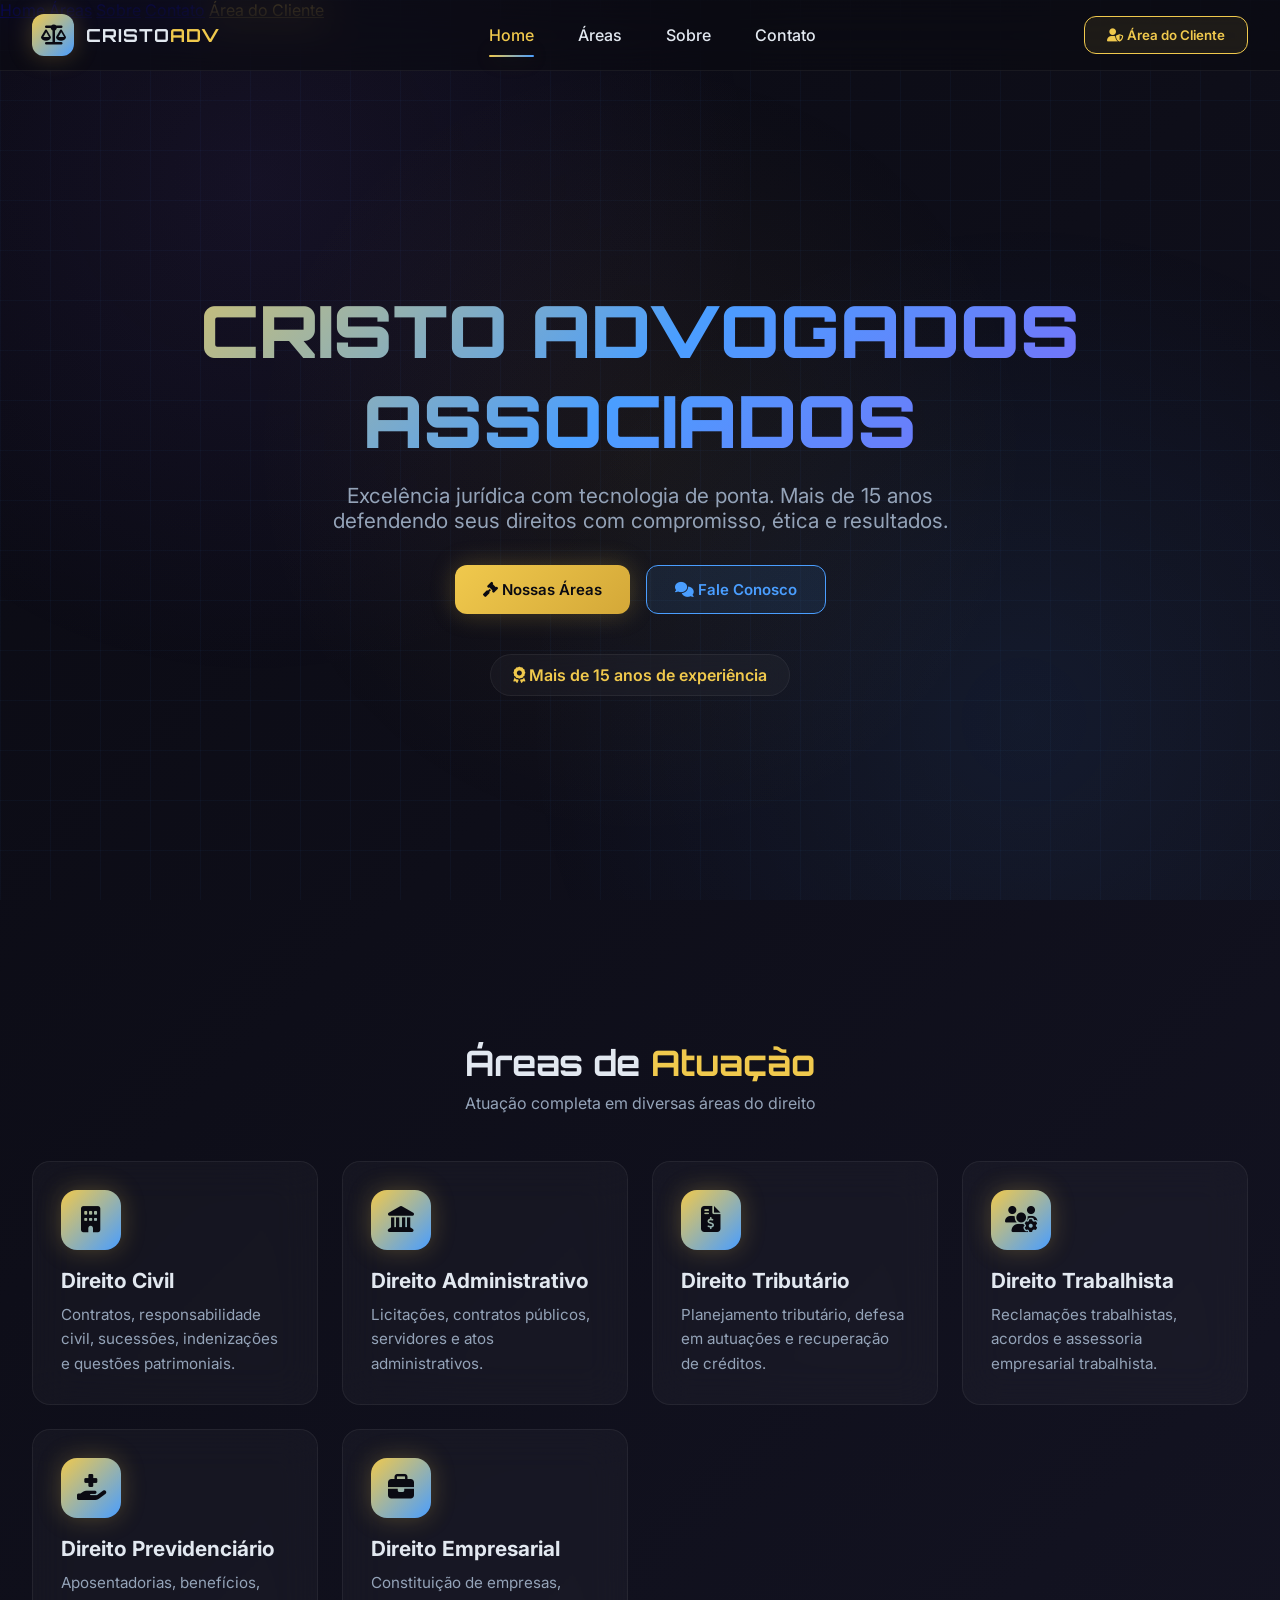
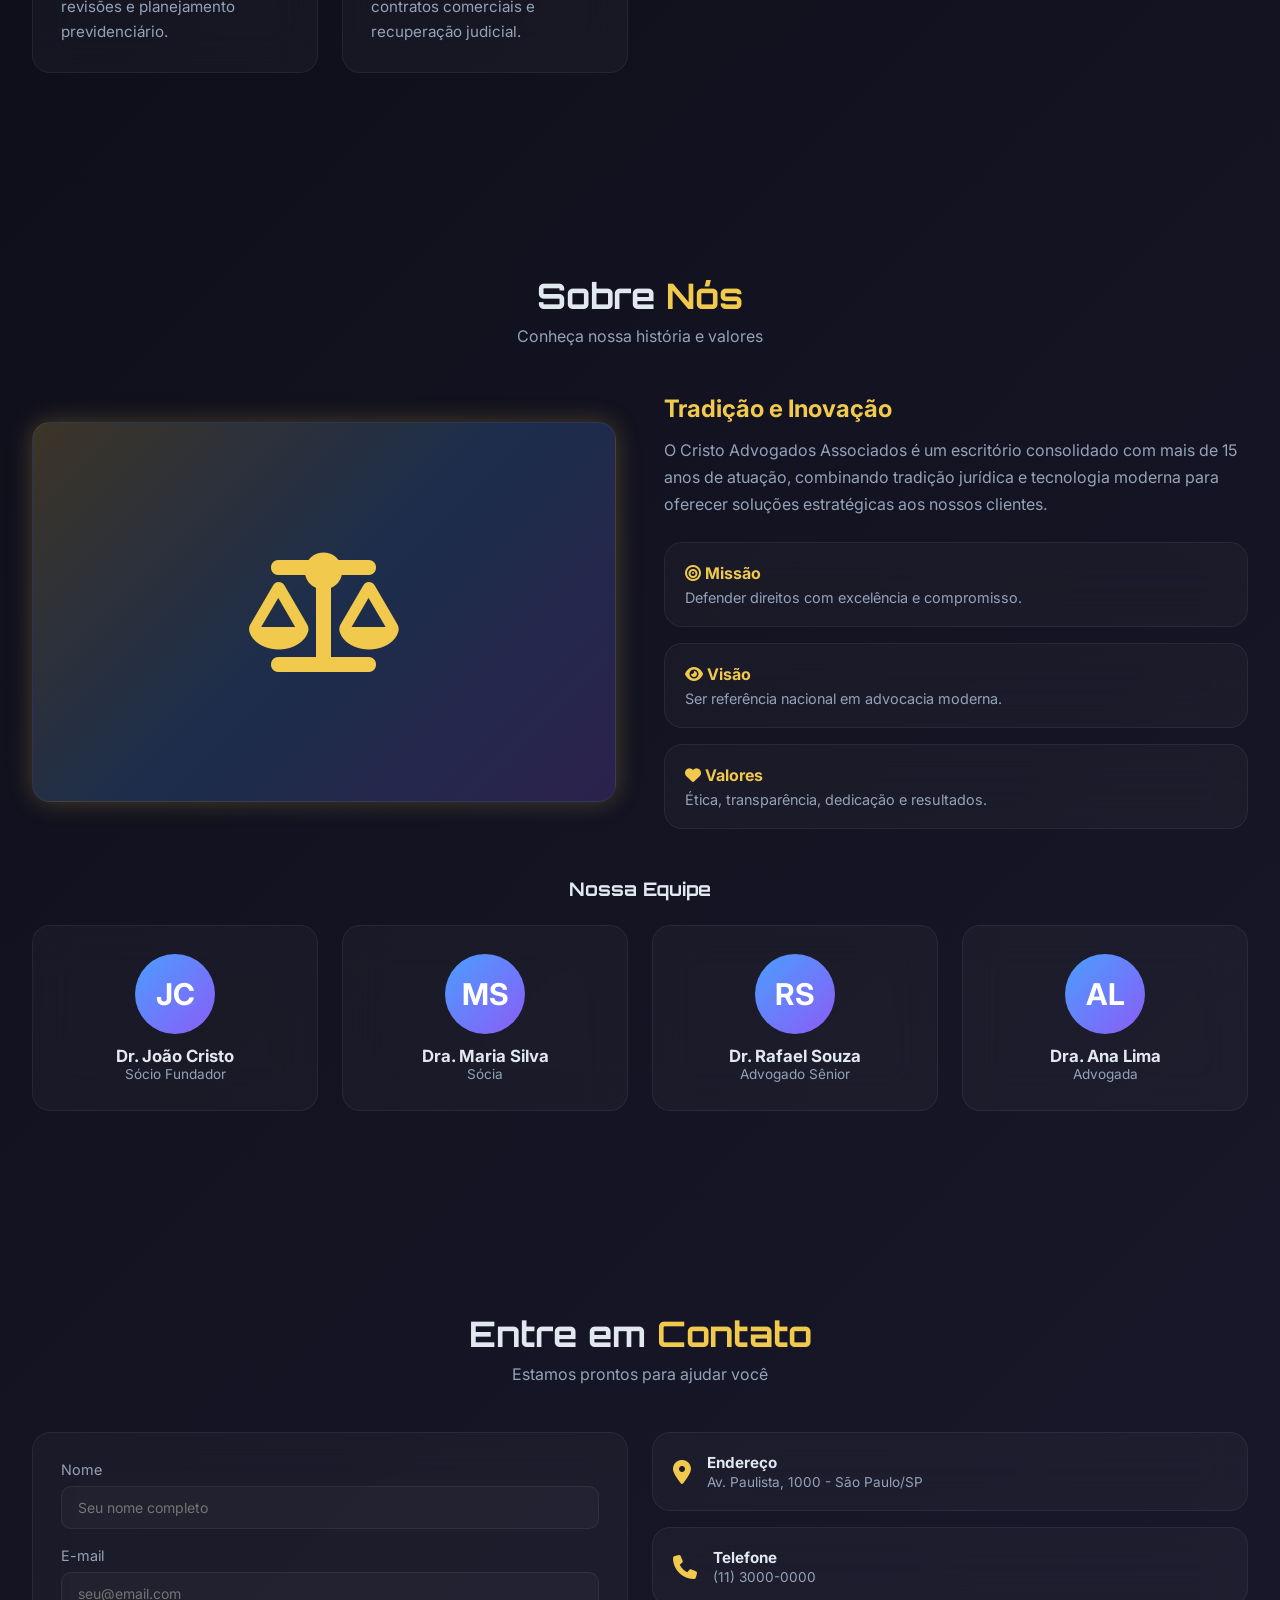
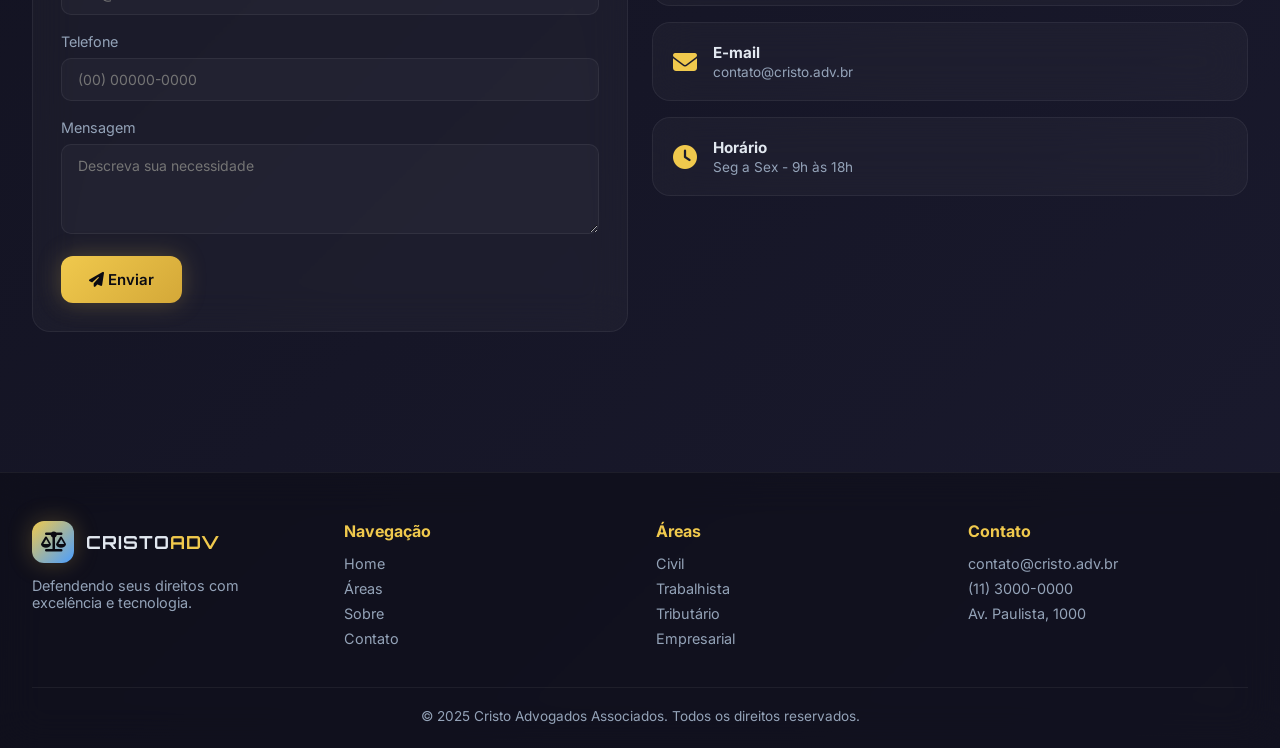
<file: index (1).html>
<!DOCTYPE html>
<html lang="pt-BR">
<head>
<meta charset="UTF-8">
<meta name="viewport" content="width=device-width, initial-scale=1.0">
<title>Cristo Advogados Associados | Sistema Futurista</title>
<link rel="preconnect" href="https://fonts.googleapis.com">
<link rel="preconnect" href="https://fonts.gstatic.com" crossorigin>
<link href="https://fonts.googleapis.com/css2?family=Inter:wght@300;400;500;600;700;800&family=Orbitron:wght@500;700;900&display=swap" rel="stylesheet">
<link rel="stylesheet" href="https://cdnjs.cloudflare.com/ajax/libs/font-awesome/6.5.1/css/all.min.css">
<style>
:root{
  --bg-0:#0a0a12;
  --bg-1:#1a1a2e;
  --gold:#f0c94d;
  --blue:#4a9eff;
  --purple:#8b5cf6;
  --green:#10b981;
  --red:#ef4444;
  --text:#e2e8f0;
  --muted:#94a3b8;
  --glass-bg:rgba(255,255,255,0.03);
  --glass-border:rgba(255,255,255,0.06);
  --glass-blur:blur(20px);
  --radius:14px;
  --radius-lg:18px;
  --shadow-glow:0 0 24px rgba(240,201,77,0.25);
  --shadow-blue:0 0 24px rgba(74,158,255,0.25);
  --transition:all .3s cubic-bezier(.4,0,.2,1);
}
*{margin:0;padding:0;box-sizing:border-box}
html{scroll-behavior:smooth}
body{
  font-family:'Inter',sans-serif;
  background:linear-gradient(135deg,var(--bg-0),var(--bg-1));
  color:var(--text);
  min-height:100vh;
  overflow-x:hidden;
  position:relative;
}
body::before{
  content:'';position:fixed;inset:0;z-index:0;pointer-events:none;
  background-image:
    linear-gradient(rgba(74,158,255,0.04) 1px,transparent 1px),
    linear-gradient(90deg,rgba(74,158,255,0.04) 1px,transparent 1px);
  background-size:50px 50px;
  animation:gridMove 20s linear infinite;
}
body::after{
  content:'';position:fixed;inset:0;z-index:0;pointer-events:none;
  background:radial-gradient(circle at 20% 20%,rgba(139,92,246,0.08),transparent 40%),
             radial-gradient(circle at 80% 80%,rgba(74,158,255,0.08),transparent 40%),
             radial-gradient(circle at 50% 50%,rgba(240,201,77,0.05),transparent 50%);
  animation:bgPulse 12s ease-in-out infinite alternate;
}
@keyframes gridMove{from{background-position:0 0}to{background-position:50px 50px}}
@keyframes bgPulse{0%{opacity:.6}100%{opacity:1}}
::-webkit-scrollbar{width:10px;height:10px}
::-webkit-scrollbar-track{background:rgba(255,255,255,0.02)}
::-webkit-scrollbar-thumb{background:linear-gradient(var(--gold),var(--blue));border-radius:10px}
::-webkit-scrollbar-thumb:hover{background:linear-gradient(var(--blue),var(--purple))}

/* ===== TOP NAVBAR ===== */
.navbar{
  position:fixed;top:0;left:0;right:0;z-index:1000;
  display:flex;align-items:center;justify-content:space-between;
  padding:14px 32px;
  background:rgba(10,10,18,0.6);
  backdrop-filter:var(--glass-blur);
  -webkit-backdrop-filter:var(--glass-blur);
  border-bottom:1px solid var(--glass-border);
}
.logo{display:flex;align-items:center;gap:12px;cursor:pointer}
.logo-icon{
  width:42px;height:42px;border-radius:12px;
  background:linear-gradient(135deg,var(--gold),var(--blue));
  display:flex;align-items:center;justify-content:center;
  font-size:20px;color:#0a0a12;font-weight:900;
  box-shadow:var(--shadow-glow);
}
.logo-text{font-family:'Orbitron',sans-serif;font-weight:700;font-size:18px;letter-spacing:1px}
.logo-text span{color:var(--gold)}
.nav-links{display:flex;gap:8px;list-style:none;position:relative}
.nav-links a{
  color:var(--text);text-decoration:none;padding:10px 18px;
  border-radius:10px;font-weight:500;position:relative;
  transition:var(--transition);
}
.nav-links a:hover{color:var(--gold);background:rgba(240,201,77,0.06)}
.nav-links a.active{color:var(--gold)}
.nav-links a.active::after{
  content:'';position:absolute;bottom:-2px;left:18px;right:18px;height:2px;
  background:linear-gradient(90deg,var(--gold),var(--blue));border-radius:2px;
  box-shadow:var(--shadow-glow);
}
.btn-client{
  padding:10px 22px;border-radius:12px;border:1px solid var(--gold);
  background:rgba(240,201,77,0.08);color:var(--gold);font-weight:600;cursor:pointer;
  transition:var(--transition);font-family:'Inter',sans-serif;
}
.btn-client:hover{background:var(--gold);color:#0a0a12;box-shadow:var(--shadow-glow);transform:translateY(-2px)}
.hamburger{display:none;flex-direction:column;gap:5px;cursor:pointer;background:none;border:none}
.hamburger span{width:26px;height:3px;background:var(--gold);border-radius:3px;transition:var(--transition)}
.hamburger.active span:nth-child(1){transform:translateY(8px) rotate(45deg)}
.hamburger.active span:nth-child(2){opacity:0}
.hamburger.active span:nth-child(3){transform:translateY(-8px) rotate(-45deg)}

/* ===== SECTIONS ===== */
section{padding:120px 32px 80px;position:relative;z-index:1;max-width:1280px;margin:0 auto}
.hero{min-height:100vh;display:flex;flex-direction:column;justify-content:center;align-items:center;text-align:center}
.hero h1{
  font-family:'Orbitron',sans-serif;font-size:clamp(2.2rem,6vw,4.5rem);font-weight:900;
  background:linear-gradient(135deg,var(--gold),var(--blue),var(--purple));
  -webkit-background-clip:text;background-clip:text;-webkit-text-fill-color:transparent;
  margin-bottom:18px;animation:fadeUp 1s ease;
}
.hero p{font-size:clamp(1rem,2vw,1.3rem);color:var(--muted);max-width:680px;margin-bottom:32px;animation:fadeUp 1.2s ease}
.hero-cta{display:flex;gap:16px;flex-wrap:wrap;justify-content:center;animation:fadeUp 1.4s ease}
.badge-float{
  margin-top:40px;padding:10px 22px;border-radius:50px;
  background:var(--glass-bg);border:1px solid var(--glass-border);backdrop-filter:var(--glass-blur);
  color:var(--gold);font-weight:600;animation:float 3s ease-in-out infinite;
}
@keyframes float{0%,100%{transform:translateY(0)}50%{transform:translateY(-10px)}}
@keyframes fadeUp{from{opacity:0;transform:translateY(30px)}to{opacity:1;transform:translateY(0)}}

.btn{
  padding:14px 28px;border-radius:12px;font-weight:600;cursor:pointer;border:none;
  transition:var(--transition);font-family:'Inter',sans-serif;font-size:15px;
}
.btn-primary{background:linear-gradient(135deg,var(--gold),#d4a838);color:#0a0a12;box-shadow:var(--shadow-glow)}
.btn-primary:hover{transform:translateY(-3px);box-shadow:0 0 32px rgba(240,201,77,0.5)}
.btn-secondary{background:rgba(74,158,255,0.1);color:var(--blue);border:1px solid var(--blue)}
.btn-secondary:hover{background:var(--blue);color:#0a0a12;box-shadow:var(--shadow-blue);transform:translateY(-3px)}
.btn-danger{background:rgba(239,68,68,0.1);color:var(--red);border:1px solid var(--red)}
.btn-danger:hover{background:var(--red);color:#fff}
.btn-ghost{background:transparent;color:var(--muted);border:1px solid var(--glass-border)}
.btn-ghost:hover{color:var(--text);border-color:var(--gold)}

.section-title{font-family:'Orbitron',sans-serif;font-size:2.2rem;margin-bottom:8px;text-align:center}
.section-title span{color:var(--gold)}
.section-sub{text-align:center;color:var(--muted);margin-bottom:48px}

.card{
  background:var(--glass-bg);border:1px solid var(--glass-border);backdrop-filter:var(--glass-blur);
  border-radius:var(--radius-lg);padding:28px;transition:var(--transition);
}
.card:hover{border-color:rgba(240,201,77,0.3);box-shadow:var(--shadow-glow);transform:translateY(-6px)}

.grid{display:grid;gap:24px}
.grid-3{grid-template-columns:repeat(auto-fit,minmax(280px,1fr))}
.grid-2{grid-template-columns:repeat(auto-fit,minmax(320px,1fr))}
.grid-4{grid-template-columns:repeat(auto-fit,minmax(220px,1fr))}

.area-icon{
  width:60px;height:60px;border-radius:16px;display:flex;align-items:center;justify-content:center;
  background:linear-gradient(135deg,var(--gold),var(--blue));font-size:26px;color:#0a0a12;margin-bottom:18px;
  box-shadow:var(--shadow-glow);
}
.area-card h3{font-size:1.3rem;margin-bottom:10px}
.area-card p{color:var(--muted);font-size:.95rem;line-height:1.6}

.split{display:grid;grid-template-columns:1fr 1fr;gap:48px;align-items:center}
.split-img{
  height:380px;border-radius:var(--radius-lg);
  background:linear-gradient(135deg,rgba(240,201,77,0.2),rgba(74,158,255,0.2),rgba(139,92,246,0.2));
  display:flex;align-items:center;justify-content:center;font-size:120px;color:var(--gold);
  box-shadow:var(--shadow-glow);border:1px solid var(--glass-border);
}
.mvv{display:grid;gap:16px;margin-top:24px}
.mvv .card{padding:20px}
.mvv h4{color:var(--gold);margin-bottom:6px}
.team-avatar{
  width:80px;height:80px;border-radius:50%;margin:0 auto 12px;
  background:linear-gradient(135deg,var(--blue),var(--purple));display:flex;align-items:center;justify-content:center;
  font-size:30px;color:#fff;font-weight:700;
}
.team-card{text-align:center}
.team-card h4{font-size:1.05rem}
.team-card p{color:var(--muted);font-size:.85rem}

.form-group{margin-bottom:18px}
.form-group label{display:block;margin-bottom:8px;font-size:.9rem;color:var(--muted)}
.input,.select,.textarea{
  width:100%;padding:12px 16px;border-radius:10px;
  background:rgba(255,255,255,0.03);border:1px solid var(--glass-border);color:var(--text);
  font-family:'Inter',sans-serif;font-size:14px;transition:var(--transition);
}
.input:focus,.select:focus,.textarea:focus{
  outline:none;border-color:var(--gold);box-shadow:0 0 0 3px rgba(240,201,77,0.15);
}
.textarea{resize:vertical;min-height:90px}
.info-card{display:flex;align-items:center;gap:16px;padding:20px}
.info-card i{font-size:24px;color:var(--gold)}
.info-card h4{font-size:.95rem;margin-bottom:2px}
.info-card p{color:var(--muted);font-size:.85rem}

footer{
  border-top:1px solid var(--glass-border);padding:48px 32px 24px;margin-top:60px;position:relative;z-index:1;
  background:rgba(10,10,18,0.5);backdrop-filter:var(--glass-blur);
}
.footer-grid{display:grid;grid-template-columns:repeat(auto-fit,minmax(220px,1fr));gap:32px;max-width:1280px;margin:0 auto}
.footer-grid h4{color:var(--gold);margin-bottom:14px;font-size:1rem}
.footer-grid a{display:block;color:var(--muted);text-decoration:none;margin-bottom:8px;font-size:.9rem;transition:var(--transition)}
.footer-grid a:hover{color:var(--gold);padding-left:6px}
.footer-bottom{text-align:center;color:var(--muted);font-size:.85rem;margin-top:32px;padding-top:20px;border-top:1px solid var(--glass-border)}

/* ===== MODAL ===== */
.modal-overlay{
  position:fixed;inset:0;z-index:2000;background:rgba(5,5,12,0.85);backdrop-filter:blur(8px);
  display:none;align-items:center;justify-content:center;padding:20px;animation:fadeIn .3s ease;
}
.modal-overlay.active{display:flex}
.modal{
  background:rgba(20,20,35,0.85);border:1px solid var(--glass-border);backdrop-filter:var(--glass-blur);
  border-radius:var(--radius-lg);padding:32px;max-width:560px;width:100%;max-height:90vh;overflow-y:auto;
  animation:scaleIn .3s ease;box-shadow:0 0 60px rgba(0,0,0,0.6);
}
.modal-lg{max-width:820px}
.modal-header{display:flex;justify-content:space-between;align-items:center;margin-bottom:24px}
.modal-header h3{font-family:'Orbitron',sans-serif;font-size:1.3rem;color:var(--gold)}
.modal-close{background:none;border:none;color:var(--muted);font-size:22px;cursor:pointer;transition:var(--transition)}
.modal-close:hover{color:var(--red);transform:rotate(90deg)}
@keyframes fadeIn{from{opacity:0}to{opacity:1}}
@keyframes scaleIn{from{opacity:0;transform:scale(.9)}to{opacity:1;transform:scale(1)}}

/* ===== LOGIN ===== */
.login-modal .modal{max-width:420px;text-align:center}
.login-logo{width:70px;height:70px;border-radius:18px;margin:0 auto 18px;
  background:linear-gradient(135deg,var(--gold),var(--blue));display:flex;align-items:center;justify-content:center;
  font-size:30px;color:#0a0a12;box-shadow:var(--shadow-glow)}
.input-icon{position:relative}
.input-icon i{position:absolute;left:14px;top:50%;transform:translateY(-50%);color:var(--muted)}
.input-icon .input{padding-left:42px}

/* ===== ADMIN LAYOUT ===== */
.admin-layout{display:none;position:relative;z-index:1;min-height:100vh}
.admin-layout.active{display:block}
.sidebar{
  position:fixed;top:0;left:0;bottom:0;width:260px;z-index:1100;
  background:rgba(15,15,28,0.8);backdrop-filter:var(--glass-blur);border-right:1px solid var(--glass-border);
  padding:20px 14px;transition:var(--transition);overflow-y:auto;
}
.sidebar.collapsed{width:72px}
.sidebar.collapsed .side-label,.sidebar.collapsed .side-title{display:none}
.sidebar.collapsed .side-item{justify-content:center}
.side-title{font-family:'Orbitron',sans-serif;color:var(--gold);font-size:1.1rem;padding:10px 14px;margin-bottom:10px}
.side-item{
  display:flex;align-items:center;gap:14px;padding:12px 14px;border-radius:10px;cursor:pointer;
  color:var(--muted);transition:var(--transition);margin-bottom:4px;border:1px solid transparent;
}
.side-item:hover{color:var(--text);background:rgba(255,255,255,0.04)}
.side-item.active{color:var(--gold);background:rgba(240,201,77,0.08);border-color:rgba(240,201,77,0.2);box-shadow:var(--shadow-glow)}
.side-item i{font-size:18px;width:22px;text-align:center}
.side-label{font-size:.95rem;font-weight:500}

.topbar{
  position:fixed;top:0;left:260px;right:0;height:64px;z-index:1050;
  background:rgba(10,10,18,0.6);backdrop-filter:var(--glass-blur);border-bottom:1px solid var(--glass-border);
  display:flex;align-items:center;justify-content:space-between;padding:0 24px;transition:var(--transition);
}
.sidebar.collapsed ~ .topbar{left:72px}
.topbar-left{display:flex;align-items:center;gap:16px}
.topbar-search{position:relative}
.topbar-search input{padding:9px 14px 9px 38px;border-radius:10px;background:rgba(255,255,255,0.04);border:1px solid var(--glass-border);color:var(--text);width:260px;font-family:'Inter',sans-serif}
.topbar-search input:focus{outline:none;border-color:var(--gold)}
.topbar-search i{position:absolute;left:12px;top:50%;transform:translateY(-50%);color:var(--muted)}
.topbar-right{display:flex;align-items:center;gap:18px}
.topbar-icon{position:relative;cursor:pointer;color:var(--muted);font-size:18px;transition:var(--transition)}
.topbar-icon:hover{color:var(--gold)}
.topbar-icon .dot{position:absolute;top:-4px;right:-4px;width:8px;height:8px;background:var(--red);border-radius:50%}
.avatar{width:38px;height:38px;border-radius:50%;background:linear-gradient(135deg,var(--gold),var(--blue));display:flex;align-items:center;justify-content:center;color:#0a0a12;font-weight:700;cursor:pointer}

.admin-content{margin-left:260px;margin-top:64px;padding:28px;transition:var(--transition);min-height:calc(100vh - 64px)}
.sidebar.collapsed ~ .admin-content{margin-left:72px}
.page-title{font-family:'Orbitron',sans-serif;font-size:1.6rem;margin-bottom:24px;color:var(--text)}
.page-title span{color:var(--gold)}

.stat-card{padding:22px;border-radius:var(--radius);background:var(--glass-bg);border:1px solid var(--glass-border);backdrop-filter:var(--glass-blur);transition:var(--transition)}
.stat-card:hover{transform:translateY(-4px);box-shadow:var(--shadow-glow)}
.stat-icon{width:48px;height:48px;border-radius:12px;display:flex;align-items:center;justify-content:center;font-size:22px;margin-bottom:14px}
.stat-icon.gold{background:linear-gradient(135deg,var(--gold),#d4a838);color:#0a0a12}
.stat-icon.blue{background:linear-gradient(135deg,var(--blue),#2d7dd2);color:#fff}
.stat-icon.purple{background:linear-gradient(135deg,var(--purple),#6d28d9);color:#fff}
.stat-icon.green{background:linear-gradient(135deg(var(--green),#059669);color:#fff}
.stat-value{font-size:1.8rem;font-weight:700;font-family:'Orbitron',sans-serif}
.stat-label{color:var(--muted);font-size:.85rem;margin-top:4px}

.table-wrap{overflow-x:auto;border-radius:var(--radius);background:var(--glass-bg);border:1px solid var(--glass-border);backdrop-filter:var(--glass-blur)}
table{width:100%;border-collapse:collapse}
th{padding:14px 16px;text-align:left;font-size:.8rem;text-transform:uppercase;letter-spacing:.5px;color:var(--gold);border-bottom:1px solid var(--glass-border)}
td{padding:14px 16px;border-bottom:1px solid rgba(255,255,255,0.03);font-size:.9rem}
tr:hover td{background:rgba(240,201,77,0.04)}
tr:last-child td{border-bottom:none}
.badge{padding:5px 12px;border-radius:50px;font-size:.75rem;font-weight:600;display:inline-block}
.badge.gold{background:rgba(240,201,77,0.15);color:var(--gold);border:1px solid rgba(240,201,77,0.3)}
.badge.blue{background:rgba(74,158,255,0.15);color:var(--blue);border:1px solid rgba(74,158,255,0.3)}
.badge.purple{background:rgba(139,92,246,0.15);color:var(--purple);border:1px solid rgba(139,92,246,0.3)}
.badge.green{background:rgba(16,185,129,0.15);color:var(--green);border:1px solid rgba(16,185,129,0.3)}
.badge.red{background:rgba(239,68,68,0.15);color:var(--red);border:1px solid rgba(239,68,68,0.3)}
.badge.gray{background:rgba(148,163,184,0.15);color:var(--muted);border:1px solid rgba(148,163,184,0.3)}

.toolbar{display:flex;gap:12px;flex-wrap:wrap;align-items:center;margin-bottom:20px}
.toolbar .input,.toolbar .select{width:auto;min-width:180px}
.spacer{flex:1}

.chart{display:flex;align-items:flex-end;gap:16px;height:220px;padding:20px;border-radius:var(--radius);background:var(--glass-bg);border:1px solid var(--glass-border)}
.chart-bar{flex:1;border-radius:8px 8px 0 0;position:relative;min-height:8px;transition:var(--transition);cursor:pointer}
.chart-bar:hover{filter:brightness(1.3)}
.chart-bar span{position:absolute;bottom:-26px;left:0;right:0;text-align:center;font-size:.75rem;color:var(--muted)}
.chart-bar em{position:absolute;top:-22px;left:0;right:0;text-align:center;font-size:.75rem;font-style:normal;color:var(--text)}

.tabs{display:flex;gap:6px;margin-bottom:24px;border-bottom:1px solid var(--glass-border);position:relative}
.tab{padding:12px 22px;cursor:pointer;color:var(--muted);font-weight:500;transition:var(--transition);border-bottom:2px solid transparent}
.tab:hover{color:var(--text)}
.tab.active{color:var(--gold);border-bottom-color:var(--gold)}
.tab-content{display:none;animation:fadeUp .4s ease}
.tab-content.active{display:block}

.timeline{position:relative;padding-left:28px}
.timeline::before{content:'';position:absolute;left:8px;top:0;bottom:0;width:2px;background:linear-gradient(var(--gold),var(--blue))}
.timeline-item{position:relative;padding-bottom:24px}
.timeline-item::before{content:'';position:absolute;left:-24px;top:4px;width:12px;height:12px;border-radius:50%;background:var(--gold);box-shadow:var(--shadow-glow)}
.timeline-item h5{font-size:.95rem;margin-bottom:2px}
.timeline-item time{color:var(--muted);font-size:.8rem}
.timeline-item p{color:var(--text);font-size:.9rem;margin-top:4px}

.toast-wrap{position:fixed;top:90px;right:24px;z-index:3000;display:flex;flex-direction:column;gap:10px}
.toast{padding:14px 20px;border-radius:12px;background:rgba(20,20,35,0.9);backdrop-filter:var(--glass-blur);border:1px solid var(--glass-border);color:var(--text);min-width:260px;animation:slideIn .3s ease;display:flex;align-items:center;gap:12px}
.toast.success{border-left:3px solid var(--green)}
.toast.error{border-left:3px solid var(--red)}
.toast.info{border-left:3px solid var(--blue)}
.toast i{font-size:18px}
.toast.success i{color:var(--green)}
.toast.error i{color:var(--red)}
.toast.info i{color:var(--blue)}
@keyframes slideIn{from{opacity:0;transform:translateX(40px)}to{opacity:1;transform:translateX(0)}}

.mobile-menu{display:none;position:fixed;inset:0;z-index:999;background:rgba(10,10,18,0.95);backdrop-filter:var(--glass-blur);flex-direction:column;align-items:center;justify-content:center;gap:20px}
.mobile-menu.active{display:flex}
.mobile-menu a{color:var(--text);text-decoration:none;font-size:1.4rem;font-family:'Orbitron',sans-serif;transition:var(--transition)}
.mobile-menu a:hover{color:var(--gold)}

.empty{text-align:center;padding:40px;color:var(--muted)}
.empty i{font-size:48px;margin-bottom:12px;color:var(--glass-border)}

@media(max-width:900px){
  .nav-links{display:none}
  .hamburger{display:flex}
  .split{grid-template-columns:1fr}
  .sidebar{transform:translateX(-100%)}
  .sidebar.mobile-open{transform:translateX(0)}
  .topbar{left:0}
  .admin-content{margin-left:0}
  .topbar-search input{width:160px}
}
@media(max-width:600px){
  section{padding:100px 18px 60px}
  .topbar-search{display:none}
}
</style>
</head>
<body>

<!-- NAVBAR -->
<nav class="navbar" id="navbar">
  <div class="logo" onclick="scrollToSection('hero')">
    <div class="logo-icon"><i class="fas fa-scale-balanced"></i></div>
    <div class="logo-text">CRISTO<span>ADV</span></div>
  </div>
  <ul class="nav-links" id="navLinks">
    <li><a href="#hero" class="active" onclick="scrollToSection('hero',this)">Home</a></li>
    <li><a href="#areas" onclick="scrollToSection('areas',this)">Áreas</a></li>
    <li><a href="#sobre" onclick="scrollToSection('sobre',this)">Sobre</a></li>
    <li><a href="#contato" onclick="scrollToSection('contato',this)">Contato</a></li>
  </ul>
  <button class="btn-client" onclick="openLogin()"><i class="fas fa-user-shield"></i> Área do Cliente</button>
  <button class="hamburger" id="hamburger" onclick="toggleMobile()"><span></span><span></span><span></span></button>
</nav>

<div class="mobile-menu" id="mobileMenu">
  <a href="#hero" onclick="scrollToSection('hero');toggleMobile()">Home</a>
  <a href="#areas" onclick="scrollToSection('areas');toggleMobile()">Áreas</a>
  <a href="#sobre" onclick="scrollToSection('sobre');toggleMobile()">Sobre</a>
  <a href="#contato" onclick="scrollToSection('contato');toggleMobile()">Contato</a>
  <a href="#" onclick="openLogin();toggleMobile()" style="color:var(--gold)">Área do Cliente</a>
</div>

<!-- HERO -->
<section class="hero" id="hero">
  <h1>CRISTO ADVOGADOS ASSOCIADOS</h1>
  <p>Excelência jurídica com tecnologia de ponta. Mais de 15 anos defendendo seus direitos com compromisso, ética e resultados.</p>
  <div class="hero-cta">
    <button class="btn btn-primary" onclick="scrollToSection('areas')"><i class="fas fa-gavel"></i> Nossas Áreas</button>
    <button class="btn btn-secondary" onclick="scrollToSection('contato')"><i class="fas fa-comments"></i> Fale Conosco</button>
  </div>
  <div class="badge-float"><i class="fas fa-award"></i> Mais de 15 anos de experiência</div>
</section>

<!-- ÁREAS -->
<section id="areas">
  <h2 class="section-title">Áreas de <span>Atuação</span></h2>
  <p class="section-sub">Atuação completa em diversas áreas do direito</p>
  <div class="grid grid-3">
    <div class="card area-card"><div class="area-icon"><i class="fas fa-building"></i></div><h3>Direito Civil</h3><p>Contratos, responsabilidade civil, sucessões, indenizações e questões patrimoniais.</p></div>
    <div class="card area-card"><div class="area-icon"><i class="fas fa-landmark"></i></div><h3>Direito Administrativo</h3><p>Licitações, contratos públicos, servidores e atos administrativos.</p></div>
    <div class="card area-card"><div class="area-icon"><i class="fas fa-file-invoice-dollar"></i></div><h3>Direito Tributário</h3><p>Planejamento tributário, defesa em autuações e recuperação de créditos.</p></div>
    <div class="card area-card"><div class="area-icon"><i class="fas fa-users-gear"></i></div><h3>Direito Trabalhista</h3><p>Reclamações trabalhistas, acordos e assessoria empresarial trabalhista.</p></div>
    <div class="card area-card"><div class="area-icon"><i class="fas fa-hand-holding-medical"></i></div><h3>Direito Previdenciário</h3><p>Aposentadorias, benefícios, revisões e planejamento previdenciário.</p></div>
    <div class="card area-card"><div class="area-icon"><i class="fas fa-briefcase"></i></div><h3>Direito Empresarial</h3><p>Constituição de empresas, contratos comerciais e recuperação judicial.</p></div>
  </div>
</section>

<!-- SOBRE -->
<section id="sobre">
  <h2 class="section-title">Sobre <span>Nós</span></h2>
  <p class="section-sub">Conheça nossa história e valores</p>
  <div class="split">
    <div class="split-img"><i class="fas fa-scale-balanced"></i></div>
    <div>
      <h3 style="font-size:1.5rem;margin-bottom:14px;color:var(--gold)">Tradição e Inovação</h3>
      <p style="color:var(--muted);line-height:1.7">O Cristo Advogados Associados é um escritório consolidado com mais de 15 anos de atuação, combinando tradição jurídica e tecnologia moderna para oferecer soluções estratégicas aos nossos clientes.</p>
      <div class="mvv">
        <div class="card"><h4><i class="fas fa-bullseye"></i> Missão</h4><p style="color:var(--muted);font-size:.9rem">Defender direitos com excelência e compromisso.</p></div>
        <div class="card"><h4><i class="fas fa-eye"></i> Visão</h4><p style="color:var(--muted);font-size:.9rem">Ser referência nacional em advocacia moderna.</p></div>
        <div class="card"><h4><i class="fas fa-heart"></i> Valores</h4><p style="color:var(--muted);font-size:.9rem">Ética, transparência, dedicação e resultados.</p></div>
      </div>
    </div>
  </div>
  <h3 style="text-align:center;margin:48px 0 24px;font-family:'Orbitron',sans-serif">Nossa Equipe</h3>
  <div class="grid grid-4">
    <div class="card team-card"><div class="team-avatar">JC</div><h4>Dr. João Cristo</h4><p>Sócio Fundador</p></div>
    <div class="card team-card"><div class="team-avatar">MS</div><h4>Dra. Maria Silva</h4><p>Sócia</p></div>
    <div class="card team-card"><div class="team-avatar">RS</div><h4>Dr. Rafael Souza</h4><p>Advogado Sênior</p></div>
    <div class="card team-card"><div class="team-avatar">AL</div><h4>Dra. Ana Lima</h4><p>Advogada</p></div>
  </div>
</section>

<!-- CONTATO -->
<section id="contato">
  <h2 class="section-title">Entre em <span>Contato</span></h2>
  <p class="section-sub">Estamos prontos para ajudar você</p>
  <div class="grid grid-2">
    <div class="card">
      <form onsubmit="sendContact(event)">
        <div class="form-group"><label>Nome</label><input class="input" required placeholder="Seu nome completo"></div>
        <div class="form-group"><label>E-mail</label><input class="input" type="email" required placeholder="seu@email.com"></div>
        <div class="form-group"><label>Telefone</label><input class="input" oninput="maskPhone(this)" placeholder="(00) 00000-0000"></div>
        <div class="form-group"><label>Mensagem</label><textarea class="textarea" required placeholder="Descreva sua necessidade"></textarea></div>
        <button class="btn btn-primary" type="submit"><i class="fas fa-paper-plane"></i> Enviar</button>
      </form>
    </div>
    <div style="display:flex;flex-direction:column;gap:16px">
      <div class="card info-card"><i class="fas fa-map-marker-alt"></i><div><h4>Endereço</h4><p>Av. Paulista, 1000 - São Paulo/SP</p></div></div>
      <div class="card info-card"><i class="fas fa-phone"></i><div><h4>Telefone</h4><p>(11) 3000-0000</p></div></div>
      <div class="card info-card"><i class="fas fa-envelope"></i><div><h4>E-mail</h4><p>contato@cristo.adv.br</p></div></div>
      <div class="card info-card"><i class="fas fa-clock"></i><div><h4>Horário</h4><p>Seg a Sex - 9h às 18h</p></div></div>
    </div>
  </div>
</section>

<footer>
  <div class="footer-grid">
    <div>
      <div class="logo" style="margin-bottom:14px"><div class="logo-icon"><i class="fas fa-scale-balanced"></i></div><div class="logo-text">CRISTO<span>ADV</span></div></div>
      <p style="color:var(--muted);font-size:.9rem">Defendendo seus direitos com excelência e tecnologia.</p>
    </div>
    <div><h4>Navegação</h4><a href="#hero" onclick="scrollToSection('hero')">Home</a><a href="#areas" onclick="scrollToSection('areas')">Áreas</a><a href="#sobre" onclick="scrollToSection('sobre')">Sobre</a><a href="#contato" onclick="scrollToSection('contato')">Contato</a></div>
    <div><h4>Áreas</h4><a href="#areas">Civil</a><a href="#areas">Trabalhista</a><a href="#areas">Tributário</a><a href="#areas">Empresarial</a></div>
    <div><h4>Contato</h4><a href="#contato">contato@cristo.adv.br</a><a href="#contato">(11) 3000-0000</a><a href="#contato">Av. Paulista, 1000</a></div>
  </div>
  <div class="footer-bottom">© 2025 Cristo Advogados Associados. Todos os direitos reservados.</div>
</footer>

<!-- LOGIN MODAL -->
<div class="modal-overlay login-modal" id="loginModal">
  <div class="modal">
    <div class="login-logo"><i class="fas fa-scale-balanced"></i></div>
    <h3 style="font-family:'Orbitron',sans-serif;color:var(--gold);margin-bottom:6px">Área do Cliente</h3>
    <p style="color:var(--muted);font-size:.85rem;margin-bottom:24px">Acesso ao sistema administrativo</p>
    <form onsubmit="doLogin(event)">
      <div class="form-group"><div class="input-icon"><i class="fas fa-user"></i><input class="input" id="loginUser" placeholder="Usuário" required></div></div>
      <div class="form-group"><div class="input-icon"><i class="fas fa-lock"></i><input class="input" id="loginPass" type="password" placeholder="Senha" required></div></div>
      <button class="btn btn-primary" type="submit" style="width:100%"><i class="fas fa-sign-in-alt"></i> Entrar</button>
    </form>
    <p style="color:var(--muted);font-size:.8rem;margin-top:18px">Demo: <strong style="color:var(--gold)">admin</strong> / <strong style="color:var(--gold)">admin123</strong></p>
    <button class="btn btn-ghost" style="width:100%;margin-top:12px" onclick="closeModal('loginModal')">Fechar</button>
  </div>
</div>

<!-- ADMIN LAYOUT -->
<div class="admin-layout" id="adminLayout">
  <aside class="sidebar" id="sidebar">
    <div class="side-title">CRISTO<span style="color:var(--blue)">ADV</span></div>
    <div class="side-item active" onclick="navAdmin('dashboard',this)"><i class="fas fa-chart-line"></i><span class="side-label">Dashboard</span></div>
    <div class="side-item" onclick="navAdmin('clientes',this)"><i class="fas fa-users"></i><span class="side-label">Clientes</span></div>
    <div class="side-item" onclick="navAdmin('processos',this)"><i class="fas fa-folder-open"></i><span class="side-label">Processos</span></div>
    <div class="side-item" onclick="navAdmin('financeiro',this)"><i class="fas fa-coins"></i><span class="side-label">Financeiro</span></div>
    <div class="side-item" onclick="navAdmin('pessoal',this)"><i class="fas fa-id-badge"></i><span class="side-label">Pessoal</span></div>
    <div class="side-item" onclick="navAdmin('config',this)"><i class="fas fa-gear"></i><span class="side-label">Configurações</span></div>
    <div class="side-item" onclick="logout()" style="margin-top:20px;color:var(--red)"><i class="fas fa-right-from-bracket"></i><span class="side-label">Sair</span></div>
  </aside>

  <div class="topbar">
    <div class="topbar-left">
      <button class="btn btn-ghost" style="padding:8px 12px" onclick="toggleSidebar()"><i class="fas fa-bars"></i></button>
      <div class="topbar-search"><i class="fas fa-search"></i><input placeholder="Busca rápida..."></div>
    </div>
    <div class="topbar-right">
      <div class="topbar-icon"><i class="fas fa-bell"></i><span class="dot"></span></div>
      <div class="topbar-icon"><i class="fas fa-envelope"></i></div>
      <div class="avatar" onclick="logout()" title="Sair">A</div>
    </div>
  </div>

  <div class="admin-content" id="adminContent"></div>
</div>

<!-- GENERIC MODAL -->
<div class="modal-overlay" id="genericModal">
  <div class="modal modal-lg" id="genericModalBox">
    <div class="modal-header"><h3 id="genericModalTitle">Título</h3><button class="modal-close" onclick="closeModal('genericModal')"><i class="fas fa-times"></i></button></div>
    <div id="genericModalBody"></div>
  </div>
</div>

<div class="toast-wrap" id="toastWrap"></div>

<script>
/* ============ DATA STORE ============ */
class DataStore{
  constructor(){this.key='cristo_adv_db';this.load()}
  load(){
    const raw=localStorage.getItem(this.key);
    if(raw){this.data=JSON.parse(raw);return}
    this.data={
      config:{escritorio:'Cristo Advogados Associados',cnpj:'12.345.678/0001-90',telefone:'(11) 3000-0000',email:'contato@cristo.adv.br',endereco:'Av. Paulista, 1000 - São Paulo/SP',senha:'admin123'},
      clientes:[
        {id:1,nome:'João da Silva',tipo:'PF',cpf:'123.456.789-00',email:'joao@email.com',telefone:'(11) 99999-0001',endereco:'Rua A, 100',dataCadastro:'2024-01-15'},
        {id:2,nome:'Empresa XYZ Ltda',tipo:'PJ',cnpj:'12.345.678/0001-90',email:'contato@xyz.com',telefone:'(11) 88888-0002',endereco:'Av. B, 200',dataCadastro:'2024-02-20'}
      ],
      processos:[
        {id:1,cnj:'0001234-56.2023.8.26.0100',cliente:'João da Silva',partes:'João vs Banco X',area:'Civil',tribunal:'TJSP',vara:'3ª Vara Cível',status:'Em Andamento',prioridade:'Alta',advogado:'Dr. João Cristo',andamentos:[{data:'2024-03-01',desc:'Distribuído'},{data:'2024-03-10',desc:'Citação realizada'},{data:'2024-04-05',desc:'Audiência designada'}]},
        {id:2,cnj:'0005678-90.2024.8.26.0100',cliente:'Empresa XYZ Ltda',partes:'XYZ vs Fisco',area:'Tributário',tribunal:'TJSP',vara:'1ª Vara da Fazenda',status:'Aguardando',prioridade:'Média',advogado:'Dra. Maria Silva',andamentos:[{data:'2024-05-01',desc:'Petição inicial protocolada'}]}
      ],
      financeiro:{
        receber:[{id:1,descricao:'Honorários - João da Silva',valor:5000,vencimento:'2024-06-15',status:'Pendente',cliente:'João da Silva'},
                 {id:2,descricao:'Honorários - Empresa XYZ',valor:12000,vencimento:'2024-06-20',status:'Recebido',cliente:'Empresa XYZ Ltda'}],
        pagar:[{id:1,descricao:'Aluguel escritório',valor:3500,vencimento:'2024-06-10',status:'Pago',fornecedor:'Imobiliária ABC'},
               {id:2,descricao:'Energia elétrica',valor:450,vencimento:'2024-06-12',status:'Pendente',fornecedor:'Enel'}]
      },
      pessoal:[
        {id:1,nome:'Dr. João Cristo',cargo:'Sócio Fundador',salario:15000,telefone:'(11) 99999-0000',email:'joao@cristo.adv.br',pontos:[]},
        {id:2,nome:'Dra. Maria Silva',cargo:'Sócia',salario:12000,telefone:'(11) 88888-0000',email:'maria@cristo.adv.br',pontos:[]},
        {id:3,nome:'Carlos Santos',cargo:'Paralegal',salario:4000,telefone:'(11) 77777-0000',email:'carlos@cristo.adv.br',pontos:[]}
      ],
      nextId:{cliente:3,processo:3,rec:3,pag:3,pessoal:4}
    }
    this.save()
  }
  save(){localStorage.setItem(this.key,JSON.stringify(this.data))}
  reset(){localStorage.removeItem(this.key);this.load()}
}
const ds=new DataStore();
let currentAdminPage='dashboard';

/* ============ UI HELPERS ============ */
function toast(msg,type='info'){
  const wrap=document.getElementById('toastWrap');
  const t=document.createElement('div');
  t.className='toast '+type;
  const icon=type==='success'?'fa-check-circle':type==='error'?'fa-times-circle':'fa-info-circle';
  t.innerHTML=`<i class="fas ${icon}"></i><span>${msg}</span>`;
  wrap.appendChild(t);
  setTimeout(()=>{t.style.opacity='0';t.style.transform='translateX(40px)';setTimeout(()=>t.remove(),300)},3000);
}
function openModal(id){document.getElementById(id).classList.add('active')}
function closeModal(id){document.getElementById(id).classList.remove('active')}
function openGeneric(title,body,large){
  document.getElementById('genericModalTitle').textContent=title;
  document.getElementById('genericModalBody').innerHTML=body;
  document.getElementById('genericModalBox').className='modal'+(large?' modal-lg':'');
  openModal('genericModal');
}
function scrollToSection(id,el){
  document.getElementById(id).scrollIntoView({behavior:'smooth'});
  if(el){document.querySelectorAll('.nav-links a').forEach(a=>a.classList.remove('active'));el.classList.add('active')}
}
function toggleMobile(){
  document.getElementById('hamburger').classList.toggle('active');
  document.getElementById('mobileMenu').classList.toggle('active');
}
function openLogin(){openModal('loginModal')}
function doLogin(e){
  e.preventDefault();
  const u=document.getElementById('loginUser').value;
  const p=document.getElementById('loginPass').value;
  if(u==='admin'&&p===ds.data.config.senha){
    closeModal('loginModal');
    document.getElementById('adminLayout').classList.add('active');
    document.body.style.overflow='hidden';
    navAdmin('dashboard',document.querySelector('.side-item'));
    toast('Bem-vindo ao sistema!','success');
  }else{toast('Credenciais inválidas','error')}
}
function logout(){
  document.getElementById('adminLayout').classList.remove('active');
  document.body.style.overflow='auto';
  toast('Sessão encerrada','info');
}
function toggleSidebar(){document.getElementById('sidebar').classList.toggle('collapsed')}
function navAdmin(page,el){
  document.querySelectorAll('.side-item').forEach(i=>i.classList.remove('active'));
  if(el)el.classList.add('active');
  currentAdminPage=page;
  const c=document.getElementById('adminContent');
  c.style.opacity='0';
  setTimeout(()=>{c.innerHTML=adminPages[page]();c.style.opacity='1';c.style.transition='opacity .3s'},150);
}

/* ============ MASKS ============ */
function maskCPF(v){v=v.replace(/\D/g,'').slice(0,11).replace(/(\d{3})(\d)/,'$1.$2').replace(/(\d{3})(\d)/,'$1.$2').replace(/(\d{3})(\d{1,2})$/,'$1-$2');return v}
function maskCNPJ(v){v=v.replace(/\D/g,'').slice(0,14).replace(/(\d{2})(\d)/,'$1.$2').replace(/(\d{3})(\d)/,'$1.$2').replace(/(\d{3})(\d)/,'$1/$2').replace(/(\d{4})(\d{1,2})$/,'$1-$2');return v}
function maskPhone(v){v=v.replace(/\D/g,'').slice(0,11).replace(/(\d{2})(\d)/,'($1) $2').replace(/(\d{5})(\d)/,'$1-$2');return v}
function maskCEP(v){return v.replace(/\D/g,'').slice(0,8).replace(/(\d{5})(\d)/,'$1-$2')}
function maskValor(v){v=v.replace(/\D/g,'');return v?parseFloat(v)/100:0}
function maskCNJ(v){v=v.replace(/\D/g,'').slice(0,20);if(v.length>7)v=v.replace(/(\d{7})(\d)/,'$1-$2');if(v.length>10)v=v.replace(/(\d{2})(\d{2})(\d{4})(\d{4})/,function(_,a,b,c,d){return a+'.'+b+'.'+c+'.'+d});return v}
function applyMask(input,type){
  input.addEventListener('input',function(){
    if(type==='cpf')this.value=maskCPF(this.value);
    if(type==='cnpj')this.value=maskCNPJ(this.value);
    if(type==='phone')this.value=maskPhone(this.value);
    if(type==='cep')this.value=maskCEP(this.value);
    if(type==='cnj')this.value=maskCNJ(this.value);
  });
}
function fmtValor(v){return 'R$ '+Number(v).toLocaleString('pt-BR',{minimumFractionDigits:2})}
function fmtData(d){if(!d)return'-';const p=d.split('-');return p.reverse().join('/')}

/* ============ VALIDATIONS ============ */
function validCPF(v){v=v.replace(/\D/g,'');if(v.length!==11)return false;return true}
function validCNPJ(v){v=v.replace(/\D/g,'');if(v.length!==14)return false;return true}

/* ============ CONTACT ============ */
function sendContact(e){e.preventDefault();e.target.reset();toast('Mensagem enviada com sucesso!','success')}

/* ============ ADMIN PAGES ============ */
const adminPages={
  dashboard:()=>{
    const totalCli=ds.data.clientes.length;
    const totalProc=ds.data.processos.length;
    const recPend=ds.data.financeiro.receber.filter(r=>r.status==='Pendente').reduce((s,r)=>s+r.valor,0);
    const recTotal=ds.data.financeiro.receber.reduce((s,r)=>s+r.valor,0);
    const statusCount={};
    ds.data.processos.forEach(p=>{statusCount[p.status]=(statusCount[p.status]||0)+1});
    const maxStatus=Math.max(...Object.values(statusCount),1);
    const bars=Object.entries(statusCount).map(([s,c])=>`<div class="chart-bar" style="height:${(c/maxStatus)*100}%;background:linear-gradient(var(--gold),var(--blue))"><em>${c}</em><span>${s.slice(0,8)}</span></div>`).join('');
    const ultimos=ds.data.processos.flatMap(p=>p.andamentos.map(a=>({...a,proc:p.cnj,cliente:p.cliente}))).sort((a,b)=>b.data.localeCompare(a.data)).slice(0,5);
    const recMes=ds.data.financeiro.receber.filter(r=>r.status==='Pendente');
    return `
    <h1 class="page-title">Dash<span>board</span></h1>
    <div class="grid grid-4" style="margin-bottom:28px">
      <div class="stat-card"><div class="stat-icon gold"><i class="fas fa-users"></i></div><div class="stat-value">${totalCli}</div><div class="stat-label">Clientes</div></div>
      <div class="stat-card"><div class="stat-icon blue"><i class="fas fa-folder-open"></i></div><div class="stat-value">${totalProc}</div><div class="stat-label">Processos</div></div>
      <div class="stat-card"><div class="stat-icon green"><i class="fas fa-arrow-down"></i></div><div class="stat-value">${fmtValor(recPend)}</div><div class="stat-label">A Receber</div></div>
      <div class="stat-card"><div class="stat-icon purple"><i class="fas fa-coins"></i></div><div class="stat-value">${fmtValor(recTotal)}</div><div class="stat-label">Total Receitas</div></div>
    </div>
    <div class="grid grid-2">
      <div class="card"><h3 style="margin-bottom:18px;color:var(--gold)"><i class="fas fa-chart-bar"></i> Processos por Status</h3><div class="chart">${bars||'<div class="empty">Sem dados</div>'}</div></div>
      <div class="card"><h3 style="margin-bottom:18px;color:var(--gold)"><i class="fas fa-clock"></i> Últimos Andamentos</h3>
        <div class="table-wrap"><table><thead><tr><th>Data</th><th>Processo</th><th>Andamento</th></tr></thead><tbody>
        ${ultimos.map(a=>`<tr><td>${fmtData(a.data)}</td><td>${a.proc}</td><td>${a.desc}</td></tr>`).join('')||'<tr><td colspan=3 class="empty">Sem andamentos</td></tr>'}
        </tbody></table></div></div>
    </div>
    <div class="card" style="margin-top:24px"><h3 style="margin-bottom:18px;color:var(--gold)"><i class="fas fa-calendar"></i> Contas a Receber do Mês</h3>
      <div class="table-wrap"><table><thead><tr><th>Descrição</th><th>Cliente</th><th>Vencimento</th><th>Valor</th><th>Status</th></tr></thead><tbody>
      ${recMes.map(r=>`<tr><td>${r.descricao}</td><td>${r.cliente}</td><td>${fmtData(r.vencimento)}</td><td>${fmtValor(r.valor)}</td><td><span class="badge ${r.status==='Recebido'?'green':'gold'}">${r.status}</span></td></tr>`).join('')||'<tr><td colspan=5 class="empty">Nenhuma conta pendente</td></tr>'}
      </tbody></table></div></div>`;
  },

  clientes:()=>`
    <h1 class="page-title">Cli<span>entes</span></h1>
    <div class="toolbar">
      <div class="input-icon" style="flex:1;max-width:300px"><i class="fas fa-search"></i><input class="input" id="cliSearch" placeholder="Buscar cliente..." oninput="filterClientes()"></div>
      <select class="select" id="cliTipo" onchange="filterClientes()"><option value="">Todos</option><option value="PF">Pessoa Física</option><option value="PJ">Pessoa Jurídica</option></select>
      <div class="spacer"></div>
      <button class="btn btn-secondary" onclick="exportClientes()"><i class="fas fa-file-csv"></i> CSV</button>
      <button class="btn btn-primary" onclick="clienteForm()"><i class="fas fa-plus"></i> Novo Cliente</button>
    </div>
    <div class="table-wrap"><table><thead><tr><th>Nome</th><th>Tipo</th><th>Doc</th><th>Contato</th><th>Cadastro</th><th>Ações</th></tr></thead><tbody id="cliBody"></tbody></table></div>`,

  processos:()=>`
    <h1 class="page-title">Pro<span>cessos</span></h1>
    <div class="toolbar">
      <select class="select" id="procStatus" onchange="filterProcessos()"><option value="">Todos Status</option><option>Em Andamento</option><option>Aguardando</option><option>Concluído</option><option>Suspenso</option></select>
      <select class="select" id="procArea" onchange="filterProcessos()"><option value="">Todas Áreas</option><option>Civil</option><option>Administrativo</option><option>Tributário</option><option>Trabalhista</option><option>Previdenciário</option><option>Empresarial</option></select>
      <select class="select" id="procAdv" onchange="filterProcessos()"><option value="">Todos Advogados</option><option>Dr. João Cristo</option><option>Dra. Maria Silva</option><option>Dr. Rafael Souza</option><option>Dra. Ana Lima</option></select>
      <div class="spacer"></div>
      <button class="btn btn-primary" onclick="processoForm()"><i class="fas fa-plus"></i> Novo Processo</button>
    </div>
    <div class="table-wrap"><table><thead><tr><th>CNJ</th><th>Cliente</th><th>Área</th><th>Status</th><th>Prioridade</th><th>Advogado</th><th>Ações</th></tr></thead><tbody id="procBody"></tbody></table></div>`,

  financeiro:()=>`
    <h1 class="page-title">Finan<span>ceiro</span></h1>
    <div class="tabs">
      <div class="tab active" onclick="switchTab(this,'tabRec")"><i class="fas fa-arrow-down"></i> Receber</div>
      <div class="tab" onclick="switchTab(this,'tabPag')"><i class="fas fa-arrow-up"></i> Pagar</div>
      <div class="tab" onclick="switchTab(this,'tabFluxo')"><i class="fas fa-chart-line"></i> Fluxo</div>
      <div class="tab" onclick="switchTab(this,'tabRel")"><i class="fas fa-file-alt"></i> Relatórios</div>
    </div>
    <div class="tab-content active" id="tabRec">
      <div class="toolbar"><div class="spacer"></div><button class="btn btn-primary" onclick="recForm()"><i class="fas fa-plus"></i> Nova Conta</button></div>
      <div class="table-wrap"><table><thead><tr><th>Descrição</th><th>Cliente</th><th>Vencimento</th><th>Valor</th><th>Status</th><th>Ações</th></tr></thead><tbody id="recBody"></tbody></table></div>
    </div>
    <div class="tab-content" id="tabPag">
      <div class="toolbar"><div class="spacer"></div><button class="btn btn-primary" onclick="pagForm()"><i class="fas fa-plus"></i> Nova Conta</button></div>
      <div class="table-wrap"><table><thead><tr><th>Descrição</th><th>Fornecedor</th><th>Vencimento</th><th>Valor</th><th>Status</th><th>Ações</th></tr></thead><tbody id="pagBody"></tbody></table></div>
    </div>
    <div class="tab-content" id="tabFluxo">
      <div class="grid grid-4" style="margin-bottom:24px">
        <div class="stat-card"><div class="stat-icon green"><i class="fas fa-arrow-down"></i></div><div class="stat-value" id="fluxoRec">R$ 0</div><div class="stat-label">Receitas</div></div>
        <div class="stat-card"><div class="stat-icon red"><i class="fas fa-arrow-up"></i></div><div class="stat-value" id="fluxoPag">R$ 0</div><div class="stat-label">Despesas</div></div>
        <div class="stat-card"><div class="stat-icon gold"><i class="fas fa-wallet"></i></div><div class="stat-value" id="fluxoSaldo">R$ 0</div><div class="stat-label">Saldo</div></div>
        <div class="stat-card"><div class="stat-icon blue"><i class="fas fa-percentage"></i></div><div class="stat-value" id="fluxoMargem">0%</div><div class="stat-label">Margem</div></div>
      </div>
      <div class="card"><h3 style="margin-bottom:18px;color:var(--gold)">Entradas vs Saídas (6 meses)</h3><div class="chart" id="fluxoChart"></div></div>
    </div>
    <div class="tab-content" id="tabRel">
      <div class="card"><h3 style="margin-bottom:18px;color:var(--gold)"><i class="fas fa-file-alt"></i> Relatório por Período</h3>
      <div class="toolbar">
        <input class="input" type="date" id="relIni">
        <input class="input" type="date" id="relFim">
        <button class="btn btn-primary" onclick="gerarRelatorio()">Gerar</button>
      </div>
      <div id="relResult"></div>
    </div>`,

  pessoal:()=>`
    <h1 class="page-title">Pes<span>soal</span></h1>
    <div class="toolbar"><div class="spacer"></div><button class="btn btn-primary" onclick="pessoalForm()"><i class="fas fa-plus"></i> Novo Colaborador</button></div>
    <div class="table-wrap"><table><thead><tr><th>Nome</th><th>Cargo</th><th>Salário</th><th>Contato</th><th>Ponto</th><th>Ações</th></tr></thead><tbody id="pessBody"></tbody></table></div>`,

  config:()=>`
    <h1 class="page-title">Configu<span>rações</span></h1>
    <div class="grid grid-2">
      <div class="card"><h3 style="margin-bottom:18px;color:var(--gold)"><i class="fas fa-building"></i> Dados do Escritório</h3>
        <div class="form-group"><label>Nome</label><input class="input" id="cfgNome" value="${ds.data.config.escritorio}"></div>
        <div class="form-group"><label>CNPJ</label><input class="input" id="cfgCnpj" value="${ds.data.config.cnpj}"></div>
        <div class="form-group"><label>Telefone</label><input class="input" id="cfgTel" value="${ds.data.config.telefone}"></div>
        <div class="form-group"><label>E-mail</label><input class="input" id="cfgEmail" value="${ds.data.config.email}"></div>
        <div class="form-group"><label>Endereço</label><input class="input" id="cfgEnd" value="${ds.data.config.endereco}"></div>
        <button class="btn btn-primary" onclick="salvarConfig()"><i class="fas fa-save"></i> Salvar</button>
      </div>
      <div style="display:flex;flex-direction:column;gap:24px">
        <div class="card"><h3 style="margin-bottom:18px;color:var(--gold)"><i class="fas fa-key"></i> Alterar Senha</h3>
          <div class="form-group"><label>Nova Senha</label><input class="input" id="cfgSenha" type="password"></div>
          <button class="btn btn-primary" onclick="alterarSenha()"><i class="fas fa-key"></i> Alterar</button>
        </div>
        <div class="card"><h3 style="margin-bottom:18px;color:var(--gold)"><i class="fas fa-database"></i> Backup / Restore</h3>
          <p style="color:var(--muted);font-size:.9rem;margin-bottom:16px">Exporte ou importe todos os dados do sistema em JSON.</p>
          <div style="display:flex;gap:12px;flex-wrap:wrap">
            <button class="btn btn-secondary" onclick="backupJSON()"><i class="fas fa-download"></i> Backup</button>
            <button class="btn btn-secondary" onclick="document.getElementById('restoreFile').click()"><i class="fas fa-upload"></i> Restore</button>
            <input type="file" id="restoreFile" accept=".json" style="display:none" onchange="restoreJSON(event)">
            <button class="btn btn-danger" onclick="resetData()"><i class="fas fa-trash"></i> Resetar</button>
          </div>
        </div>
      </div>
    </div>`
};

/* ============ CLIENTES ============ */
function renderClientes(filter=''){
  const body=document.getElementById('cliBody');if(!body)return;
  const tipo=document.getElementById('cliTipo')?.value||'';
  let list=ds.data.clientes.filter(c=>c.nome.toLowerCase().includes(filter.toLowerCase()));
  if(tipo)list=list.filter(c=>c.tipo===tipo);
  body.innerHTML=list.map(c=>`<tr>
    <td>${c.nome}</td><td><span class="badge ${c.tipo==='PF'?'blue':'purple'}">${c.tipo}</span></td>
    <td>${c.cpf||c.cnpj||'-'}</td><td>${c.telefone||c.email||'-'}</td><td>${fmtData(c.dataCadastro)}</td>
    <td><button class="btn btn-ghost" style="padding:6px 10px" onclick="clienteForm(${c.id})"><i class="fas fa-edit"></i></button> <button class="btn btn-danger" style="padding:6px 10px" onclick="delCliente(${c.id})"><i class="fas fa-trash"></i></button></td>
  </tr>`).join('')||'<tr><td colspan=6 class="empty">Nenhum cliente</td></tr>';
}
function filterClientes(){renderClientes(document.getElementById('cliSearch').value)}
function clienteForm(id){
  const c=id?ds.data.clientes.find(x=>x.id===id):null;
  openGeneric(id?'Editar Cliente':'Novo Cliente',`
    <form onsubmit="saveCliente(event,${id||'null'})">
      <div class="form-group"><label>Tipo</label><select class="select" id="cfTipo" onchange="toggleDoc()"><option value="PF" ${c&&c.tipo==='PF'?'selected':''}>Pessoa Física</option><option value="PJ" ${c&&c.tipo==='PJ'?'selected':''}>Pessoa Jurídica</option></select></div>
      <div class="form-group"><label>Nome / Razão Social</label><input class="input" id="cfNome" value="${c?.nome||''}" required></div>
      <div class="form-group" id="docCpf"><label>CPF</label><input class="input" id="cfCpf" value="${c?.cpf||''}"></div>
      <div class="form-group" id="docCnpj" style="display:none"><label>CNPJ</label><input class="input" id="cfCnpj" value="${c?.cnpj||''}"></div>
      <div class="form-group"><label>E-mail</label><input class="input" type="email" id="cfEmail" value="${c?.email||''}"></div>
      <div class="form-group"><label>Telefone</label><input class="input" id="cfTel" value="${c?.telefone||''}"></div>
      <div class="form-group"><label>Endereço</label><input class="input" id="cfEnd" value="${c?.endereco||''}"></div>
      <button class="btn btn-primary" type="submit"><i class="fas fa-save"></i> Salvar</button>
    </form>`);
  toggleDoc();
  applyMask(document.getElementById('cfCpf'),'cpf');
  applyMask(document.getElementById('cfCnpj'),'cnpj');
  applyMask(document.getElementById('cfTel'),'phone');
}
function toggleDoc(){
  const t=document.getElementById('cfTipo').value;
  document.getElementById('docCpf').style.display=t==='PF'?'block':'none';
  document.getElementById('docCnpj').style.display=t==='PJ'?'block':'none';
}
function saveCliente(e,id){
  e.preventDefault();
  const tipo=document.getElementById('cfTipo').value;
  const cpf=document.getElementById('cfCpf').value;
  const cnpj=document.getElementById('cfCnpj').value;
  if(tipo==='PF'&&cpf&&!validCPF(cpf)){toast('CPF inválido','error');return}
  if(tipo==='PJ'&&cnpj&&!validCNPJ(cnpj)){toast('CNPJ inválido','error');return}
  const obj={nome:document.getElementById('cfNome').value,tipo,cpf:tipo==='PF'?cpf:'',cnpj:tipo==='PJ'?cnpj:'',email:document.getElementById('cfEmail').value,telefone:document.getElementById('cfTel').value,endereco:document.getElementById('cfEnd').value};
  if(id){const c=ds.data.clientes.find(x=>x.id===id);Object.assign(c,obj);toast('Cliente atualizado','success')}
  else{obj.id=ds.data.nextId.cliente++;obj.dataCadastro=new Date().toISOString().slice(0,10);ds.data.clientes.push(obj);toast('Cliente cadastrado','success')}
  ds.save();closeModal('genericModal');renderClientes();
}
function delCliente(id){
  openGeneric('Confirmar Exclusão',`<p style="margin-bottom:20px">Deseja realmente excluir este cliente?</p><div style="display:flex;gap:12px"><button class="btn btn-danger" onclick="confirmDelCliente(${id})">Excluir</button><button class="btn btn-ghost" onclick="closeModal('genericModal')">Cancelar</button></div>`);
}
function confirmDelCliente(id){ds.data.clientes=ds.data.clientes.filter(c=>c.id!==id);ds.save();closeModal('genericModal');renderClientes();toast('Cliente excluído','success')}
function exportClientes(){
  const rows=[['Nome','Tipo','Documento','Email','Telefone','Endereço','Cadastro']];
  ds.data.clientes.forEach(c=>rows.push([c.nome,c.tipo,c.cpf||c.cnpj,c.email,c.telefone,c.endereco,c.dataCadastro]));
  const csv=rows.map(r=>r.map(v=>`"${v||''}"`).join(',')).join('\n');
  const blob=new Blob([csv],{type:'text/csv'});const a=document.createElement('a');a.href=URL.createObjectURL(blob);a.download='clientes.csv';a.click();toast('CSV exportado','success');
}

/* ============ PROCESSOS ============ */
function renderProcessos(){
  const body=document.getElementById('procBody');if(!body)return;
  const st=document.getElementById('procStatus').value,ar=document.getElementById('procArea').value,ad=document.getElementById('procAdv').value;
  let list=ds.data.processos;
  if(st)list=list.filter(p=>p.status===st);
  if(ar)list=list.filter(p=>p.area===ar);
  if(ad)list=list.filter(p=>p.advogado===ad);
  body.innerHTML=list.map(p=>`<tr>
    <td>${p.cnj}</td><td>${p.cliente}</td><td>${p.area}</td>
    <td><span class="badge ${p.status==='Concluído'?'green':p.status==='Aguardando'?'gold':p.status==='Suspenso'?'red':'blue'}">${p.status}</span></td>
    <td><span class="badge ${p.prioridade==='Alta'?'red':p.prioridade==='Média'?'gold':'gray'}">${p.prioridade}</span></td>
    <td>${p.advogado}</td>
    <td><button class="btn btn-ghost" style="padding:6px 10px" onclick="workflowProc(${p.id})"><i class="fas fa-stream"></i></button> <button class="btn btn-ghost" style="padding:6px 10px" onclick="processoForm(${p.id})"><i class="fas fa-edit"></i></button> <button class="btn btn-danger" style="padding:6px 10px" onclick="delProc(${p.id})"><i class="fas fa-trash"></i></button></td>
  </tr>`).join('')||'<tr><td colspan=7 class="empty">Nenhum processo</td></tr>';
}
function filterProcessos(){renderProcessos()}
function processoForm(id){
  const p=id?ds.data.processos.find(x=>x.id===id):null;
  const cliOpts=ds.data.clientes.map(c=>`<option ${p&&p.cliente===c.nome?'selected':''}>${c.nome}</option>`).join('');
  openGeneric(id?'Editar Processo':'Novo Processo',`
    <form onsubmit="saveProc(event,${id||'null'})">
      <div class="grid grid-2">
        <div class="form-group"><label>Número CNJ</label><input class="input" id="pfCnj" value="${p?.cnj||''}" required></div>
        <div class="form-group"><label>Cliente</label><select class="select" id="pfCli" required><option value="">Selecione</option>${cliOpts}</select></div>
        <div class="form-group"><label>Partes</label><input class="input" id="pfPartes" value="${p?.partes||''}"></div>
        <div class="form-group"><label>Área</label><select class="select" id="pfArea"><option>Civil</option><option>Administrativo</option><option>Tributário</option><option>Trabalhista</option><option>Previdenciário</option><option>Empresarial</option></select></div>
        <div class="form-group"><label>Tribunal</label><input class="input" id="pfTrib" value="${p?.tribunal||''}"></div>
        <div class="form-group"><label>Vara</label><input class="input" id="pfVara" value="${p?.vara||''}"></div>
        <div class="form-group"><label>Status</label><select class="select" id="pfStatus"><option>Em Andamento</option><option>Aguardando</option><option>Concluído</option><option>Suspenso</option></select></div>
        <div class="form-group"><label>Prioridade</label><select class="select" id="pfPrio"><option>Alta</option><option>Média</option><option>Baixa</option></select></div>
        <div class="form-group"><label>Advogado</label><select class="select" id="pfAdv"><option>Dr. João Cristo</option><option>Dra. Maria Silva</option><option>Dr. Rafael Souza</option><option>Dra. Ana Lima</option></select></div>
      </div>
      <button class="btn btn-primary" type="submit"><i class="fas fa-save"></i> Salvar</button>
    </form>`,true);
  if(p){['Cnj','Cli','Partes','Trib','Vara'].forEach(f=>document.getElementById('pf'+f).value=p[f.toLowerCase().replace('cnj','cnj').replace('cli','cliente').replace('partes','partes').replace('trib','tribunal').replace('vara','vara')]||p[f.toLowerCase()]||'');
    document.getElementById('pfArea').value=p.area;document.getElementById('pfStatus').value=p.status;document.getElementById('pfPrio').value=p.prioridade;document.getElementById('pfAdv').value=p.advogado;
  }
  applyMask(document.getElementById('pfCnj'),'cnj');
}
function saveProc(e,id){
  e.preventDefault();
  const obj={cnj:document.getElementById('pfCnj').value,cliente:document.getElementById('pfCli').value,partes:document.getElementById('pfPartes').value,area:document.getElementById('pfArea').value,tribunal:document.getElementById('pfTrib').value,vara:document.getElementById('pfVara').value,status:document.getElementById('pfStatus').value,prioridade:document.getElementById('pfPrio').value,advogado:document.getElementById('pfAdv').value};
  if(id){const p=ds.data.processos.find(x=>x.id===id);Object.assign(p,obj);toast('Processo atualizado','success')}
  else{obj.id=ds.data.nextId.processo++;obj.andamentos=[{data:new Date().toISOString().slice(0,10),desc:'Processo cadastrado'}];ds.data.processos.push(obj);toast('Processo cadastrado','success')}
  ds.save();closeModal('genericModal');renderProcessos();
}
function delProc(id){openGeneric('Confirmar',`<p style="margin-bottom:20px">Excluir este processo?</p><div style="display:flex;gap:12px"><button class="btn btn-danger" onclick="ds.data.processos=ds.data.processos.filter(p=>p.id!==${id});ds.save();closeModal('genericModal');renderProcessos();toast('Excluído','success')">Excluir</button><button class="btn btn-ghost" onclick="closeModal('genericModal')">Cancelar</button></div>`)}
function workflowProc(id){
  const p=ds.data.processos.find(x=>x.id===id);
  openGeneric('Workflow - '+p.cnj,`
    <div class="grid grid-2">
      <div><h4 style="color:var(--gold);margin-bottom:12px">Dados</h4>
        <p><strong>Cliente:</strong> ${p.cliente}</p><p><strong>Área:</strong> ${p.area}</p><p><strong>Status:</strong> ${p.status}</p><p><strong>Advogado:</strong> ${p.advogado}</p>
      </div>
      <div><h4 style="color:var(--gold);margin-bottom:12px">Adicionar Andamento</h4>
        <div class="form-group"><label>Data</label><input class="input" type="date" id="wfData" value="${new Date().toISOString().slice(0,10)}"></div>
        <div class="form-group"><label>Descrição</label><input class="input" id="wfDesc"></div>
        <button class="btn btn-primary" onclick="addAndamento(${p.id})"><i class="fas fa-plus"></i> Adicionar</button>
      </div>
    </div>
    <h4 style="color:var(--gold);margin:24px 0 12px">Timeline</h4>
    <div class="timeline" id="wfTimeline">${p.andamentos.slice().reverse().map(a=>`<div class="timeline-item"><h5>${a.desc}</h5><time>${fmtData(a.data)}</time></div>`).join('')}</div>`,true);
}
function addAndamento(id){
  const data=document.getElementById('wfData').value,desc=document.getElementById('wfDesc').value;
  if(!desc){toast('Informe a descrição','error');return}
  const p=ds.data.processos.find(x=>x.id===id);
  p.andamentos.push({data,desc});ds.save();
  document.getElementById('wfTimeline').innerHTML=p.andamentos.slice().reverse().map(a=>`<div class="timeline-item"><h5>${a.desc}</h5><time>${fmtData(a.data)}</time></div>`).join('');
  document.getElementById('wfDesc').value='';toast('Andamento adicionado','success');
}

/* ============ FINANCEIRO ============ */
function switchTab(el,id){
  document.querySelectorAll('.tab').forEach(t=>t.classList.remove('active'));
  document.querySelectorAll('.tab-content').forEach(t=>t.classList.remove('active'));
  el.classList.add('active');document.getElementById(id).classList.add('active');
  if(id==='tabFluxo')renderFluxo();
}
function renderRec(){const b=document.getElementById('recBody');if(!b)return;b.innerHTML=ds.data.financeiro.receber.map(r=>`<tr><td>${r.descricao}</td><td>${r.cliente}</td><td>${fmtData(r.vencimento)}</td><td>${fmtValor(r.valor)}</td><td><span class="badge ${r.status==='Recebido'?'green':'gold'}">${r.status}</span></td><td><button class="btn btn-ghost" style="padding:6px 10px" onclick="recForm(${r.id})"><i class="fas fa-edit"></i></button> <button class="btn btn-danger" style="padding:6px 10px" onclick="delRec(${r.id})"><i class="fas fa-trash"></i></button></td></tr>`).join('')||'<tr><td colspan=6 class="empty">Sem contas</td></tr>'}
function renderPag(){const b=document.getElementById('pagBody');if(!b)return;b.innerHTML=ds.data.financeiro.pagar.map(r=>`<tr><td>${r.descricao}</td><td>${r.fornecedor}</td><td>${fmtData(r.vencimento)}</td><td>${fmtValor(r.valor)}</td><td><span class="badge ${r.status==='Pago'?'green':'red'}">${r.status}</span></td><td><button class="btn btn-ghost" style="padding:6px 10px" onclick="pagForm(${r.id})"><i class="fas fa-edit"></i></button> <button class="btn btn-danger" style="padding:6px 10px" onclick="delPag(${r.id})"><i class="fas fa-trash"></i></button></td></tr>`).join('')||'<tr><td colspan=6 class="empty">Sem contas</td></tr>'}
function recForm(id){const r=id?ds.data.financeiro.receber.find(x=>x.id===id):null;const cliOpts=ds.data.clientes.map(c=>`<option ${r&&r.cliente===c.nome?'selected':''}>${c.nome}</option>`).join('');openGeneric(id?'Editar Conta':'Nova Conta a Receber',`<form onsubmit="saveRec(event,${id||'null'})"><div class="form-group"><label>Descrição</label><input class="input" id="rfDesc" value="${r?.descricao||''}" required></div><div class="form-group"><label>Cliente</label><select class="select" id="rfCli"><option value="">Selecione</option>${cliOpts}</select></div><div class="form-group"><label>Valor</label><input class="input" id="rfVal" value="${r?r.valor:''}" required></div><div class="form-group"><label>Vencimento</label><input class="input" type="date" id="rfVenc" value="${r?.vencimento||''}"></div><div class="form-group"><label>Status</label><select class="select" id="rfStatus"><option>Pendente</option><option>Recebido</option></select></div><button class="btn btn-primary" type="submit">Salvar</button></form>`);if(r){document.getElementById('rfStatus').value=r.status}}
function saveRec(e,id){e.preventDefault();const obj={descricao:document.getElementById('rfDesc').value,cliente:document.getElementById('rfCli').value,valor:parseFloat(document.getElementById('rfVal').value)||0,vencimento:document.getElementById('rfVenc').value,status:document.getElementById('rfStatus').value};if(id){Object.assign(ds.data.financeiro.receber.find(x=>x.id===id),obj);toast('Atualizado','success')}else{obj.id=ds.data.nextId.rec++;ds.data.financeiro.receber.push(obj);toast('Cadastrado','success')}ds.save();closeModal('genericModal');renderRec()}
function delRec(id){ds.data.financeiro.receber=ds.data.financeiro.receber.filter(r=>r.id!==id);ds.save();renderRec();toast('Excluído','success')}
function pagForm(id){const r=id?ds.data.financeiro.pagar.find(x=>x.id===id):null;openGeneric(id?'Editar Conta':'Nova Conta a Pagar',`<form onsubmit="savePag(event,${id||'null'})"><div class="form-group"><label>Descrição</label><input class="input" id="pfDesc" value="${r?.descricao||''}" required></div><div class="form-group"><label>Fornecedor</label><input class="input" id="pfForn" value="${r?.fornecedor||''}"></div><div class="form-group"><label>Valor</label><input class="input" id="pfVal" value="${r?r.valor:''}" required></div><div class="form-group"><label>Vencimento</label><input class="input" type="date" id="pfVenc" value="${r?.vencimento||''}"></div><div class="form-group"><label>Status</label><select class="select" id="pfStatus"><option>Pendente</option><option>Pago</option></select></div><button class="btn btn-primary" type="submit">Salvar</button></form>`);if(r){document.getElementById('pfStatus').value=r.status}}
function savePag(e,id){e.preventDefault();const obj={descricao:document.getElementById('pfDesc').value,fornecedor:document.getElementById('pfForn').value,valor:parseFloat(document.getElementById('pfVal').value)||0,vencimento:document.getElementById('pfVenc').value,status:document.getElementById('pfStatus').value};if(id){Object.assign(ds.data.financeiro.pagar.find(x=>x.id===id),obj);toast('Atualizado','success')}else{obj.id=ds.data.nextId.pag++;ds.data.financeiro.pagar.push(obj);toast('Cadastrado','success')}ds.save();closeModal('genericModal');renderPag()}
function delPag(id){ds.data.financeiro.pagar=ds.data.financeiro.pagar.filter(r=>r.id!==id);ds.save();renderPag();toast('Excluído','success')}
function renderFluxo(){
  const rec=ds.data.financeiro.receber.reduce((s,r)=>s+r.valor,0);
  const pag=ds.data.financeiro.pagar.reduce((s,r)=>s+r.valor,0);
  const saldo=rec-pag;
  document.getElementById('fluxoRec').textContent=fmtValor(rec);
  document.getElementById('fluxoPag').textContent=fmtValor(pag);
  document.getElementById('fluxoSaldo').textContent=fmtValor(saldo);
  document.getElementById('fluxoMargem').textContent=rec?((saldo/rec)*100).toFixed(1)+'%':'0%';
  const months=['Jan','Fev','Mar','Abr','Mai','Jun'];
  const data=[{r:8000,p:5000},{r:12000,p:6000},{r:9000,p:4500},{r:15000,p:7000},{r:11000,p:5500},{r:17000,p:6500}];
  const max=Math.max(...data.flatMap(d=>[d.r,d.p]));
  document.getElementById('fluxoChart').innerHTML=data.map((d,i)=>`<div style="display:flex;gap:6px;flex:1;align-items:flex-end"><div class="chart-bar" style="height:${(d.r/max)*100}%;background:linear-gradient(var(--green),#059669);flex:1"><em>${d.r/1000}k</em></div><div class="chart-bar" style="height:${(d.p/max)*100}%;background:linear-gradient(var(--red),#b91c1c);flex:1"><em>${d.p/1000}k</em></div><span style="position:absolute;bottom:-26px">${months[i]}</span></div>`).join('');
}
function gerarRelatorio(){
  const ini=document.getElementById('relIni').value,fim=document.getElementById('relFim').value;
  if(!ini||!fim){toast('Selecione o período','error');return}
  const rec=ds.data.financeiro.receber.filter(r=>r.vencimento>=ini&&r.vencimento<=fim);
  const pag=ds.data.financeiro.pagar.filter(r=>r.vencimento>=ini&&r.vencimento<=fim);
  const totRec=rec.reduce((s,r)=>s+r.valor,0),totPag=pag.reduce((s,r)=>s+r.valor,0);
  document.getElementById('relResult').innerHTML=`<div class="grid grid-3" style="margin-bottom:20px"><div class="stat-card"><div class="stat-value">${fmtValor(totRec)}</div><div class="stat-label">Receitas</div></div><div class="stat-card"><div class="stat-value">${fmtValor(totPag)}</div><div class="stat-label">Despesas</div></div><div class="stat-card"><div class="stat-value">${fmtValor(totRec-totPag)}</div><div class="stat-label">Saldo</div></div></div><div class="table-wrap"><table><thead><tr><th>Tipo</th><th>Descrição</th><th>Valor</th><th>Vencimento</th><th>Status</th></tr></thead><tbody>${rec.map(r=>`<tr><td><span class="badge green">Receita</span></td><td>${r.descricao}</td><td>${fmtValor(r.valor)}</td><td>${fmtData(r.vencimento)}</td><td>${r.status}</td></tr>`).join('')}${pag.map(r=>`<tr><td><span class="badge red">Despesa</span></td><td>${r.descricao}</td><td>${fmtValor(r.valor)}</td><td>${fmtData(r.vencimento)}</td><td>${r.status}</td></tr>`).join('')}</tbody></table></div>`;
  toast('Relatório gerado','success');
}

/* ============ PESSOAL ============ */
function renderPessoal(){const b=document.getElementById('pessBody');if(!b)return;b.innerHTML=ds.data.pessoal.map(p=>`<tr><td>${p.nome}</td><td>${p.cargo}</td><td>${fmtValor(p.salario)}</td><td>${p.telefone}</td><td><button class="btn btn-secondary" style="padding:6px 10px" onclick="ponto(${p.id})"><i class="fas fa-clock"></i> Ponto</button></td><td><button class="btn btn-ghost" style="padding:6px 10px" onclick="pessoalForm(${p.id})"><i class="fas fa-edit"></i></button> <button class="btn btn-danger" style="padding:6px 10px" onclick="delPess(${p.id})"><i class="fas fa-trash"></i></button></td></tr>`).join('')||'<tr><td colspan=6 class="empty">Sem colaboradores</td></tr>'}
function pessoalForm(id){const p=id?ds.data.pessoal.find(x=>x.id===id):null;openGeneric(id?'Editar Colaborador':'Novo Colaborador',`<form onsubmit="savePess(event,${id||'null'})"><div class="form-group"><label>Nome</label><input class="input" id="psNome" value="${p?.nome||''}" required></div><div class="form-group"><label>Cargo</label><input class="input" id="psCargo" value="${p?.cargo||''}"></div><div class="form-group"><label>Salário</label><input class="input" id="psSal" value="${p?.salario||''}"></div><div class="form-group"><label>Telefone</label><input class="input" id="psTel" value="${p?.telefone||''}"></div><div class="form-group"><label>E-mail</label><input class="input" id="psEmail" value="${p?.email||''}"></div><button class="btn btn-primary" type="submit">Salvar</button></form>`);applyMask(document.getElementById('psTel'),'phone')}
function savePess(e,id){e.preventDefault();const obj={nome:document.getElementById('psNome').value,cargo:document.getElementById('psCargo').value,salario:parseFloat(document.getElementById('psSal').value)||0,telefone:document.getElementById('psTel').value,email:document.getElementById('psEmail').value,pontos:id?ds.data.pessoal.find(x=>x.id===id).pontos:[]};if(id){Object.assign(ds.data.pessoal.find(x=>x.id===id),obj);toast('Atualizado','success')}else{obj.id=ds.data.nextId.pessoal++;ds.data.pessoal.push(obj);toast('Cadastrado','success')}ds.save();closeModal('genericModal');renderPessoal()}
function delPess(id){ds.data.pessoal=ds.data.pessoal.filter(p=>p.id!==id);ds.save();renderPessoal();toast('Excluído','success')}
function ponto(id){const p=ds.data.pessoal.find(x=>x.id===id);openGeneric('Controle de Ponto - '+p.nome,`<button class="btn btn-primary" style="margin-bottom:18px" onclick="regPonto(${id})"><i class="fas fa-clock"></i> Registrar Agora</button><div class="timeline">${(p.pontos||[]).slice().reverse().map(pt=>`<div class="timeline-item"><h5>${pt.tipo}</h5><time>${pt.data} ${pt.hora}</time></div>`).join('')||'<div class="empty">Sem registros</div>'}</div>`,true)}
function regPonto(id){const p=ds.data.pessoal.find(x=>x.id===id);const now=new Date();const last=p.pontos[p.pontos.length-1];const tipo=last&&last.tipo==='Entrada'?'Saída':'Entrada';p.pontos.push({tipo,data:now.toISOString().slice(0,10),hora:now.toTimeString().slice(0,8)});ds.save();ponto(id);toast('Ponto registrado: '+tipo,'success')}

/* ============ CONFIG ============ */
function salvarConfig(){ds.data.config.escritorio=document.getElementById('cfgNome').value;ds.data.config.cnpj=document.getElementById('cfgCnpj').value;ds.data.config.telefone=document.getElementById('cfgTel').value;ds.data.config.email=document.getElementById('cfgEmail').value;ds.data.config.endereco=document.getElementById('cfgEnd').value;ds.save();toast('Configurações salvas','success')}
function alterarSenha(){const s=document.getElementById('cfgSenha').value;if(s.length<6){toast('Mínimo 6 caracteres','error');return}ds.data.config.senha=s;ds.save();toast('Senha alterada','success')}
function backupJSON(){const blob=new Blob([JSON.stringify(ds.data,null,2)],{type:'application/json'});const a=document.createElement('a');a.href=URL.createObjectURL(blob);a.download='cristo_adv_backup.json';a.click();toast('Backup gerado','success')}
function restoreJSON(e){const file=e.target.files[0];if(!file)return;const r=new FileReader();r.onload=()=>{try{ds.data=JSON.parse(r.result);ds.save();navAdmin('config',document.querySelectorAll('.side-item')[5]);toast('Dados restaurados','success')}catch(err){toast('Arquivo inválido','error')}};r.readAsText(file)}
function resetData(){openGeneric('Resetar Sistema',`<p style="margin-bottom:20px">Isto apagará todos os dados e restaurará o padrão. Continuar?</p><div style="display:flex;gap:12px"><button class="btn btn-danger" onclick="ds.reset();closeModal('genericModal');navAdmin('dashboard',document.querySelector('.side-item'));toast('Sistema resetado','success')">Resetar</button><button class="btn btn-ghost" onclick="closeModal('genericModal')">Cancelar</button></div>`)}

/* ============ INIT ============ */
window.addEventListener('scroll',()=>{
  const sections=['hero','areas','sobre','contato'];
  let cur='hero';
  sections.forEach(s=>{const el=document.getElementById(s);if(el&&el.getBoundingClientRect().top<120)cur=s});
  document.querySelectorAll('.nav-links a').forEach(a=>{a.classList.toggle('active',a.getAttribute('onclick')?.includes(cur))});
});
// render admin tables after page load
const origNavAdmin=navAdmin;
navAdmin=function(page,el){origNavAdmin(page,el);setTimeout(()=>{if(page==='clientes')renderClientes();if(page==='processos')renderProcessos();if(page==='financeiro'){renderRec();renderPag()}if(page==='pessoal')renderPessoal()},200)};
</script>
</body>
</html>
</file>
